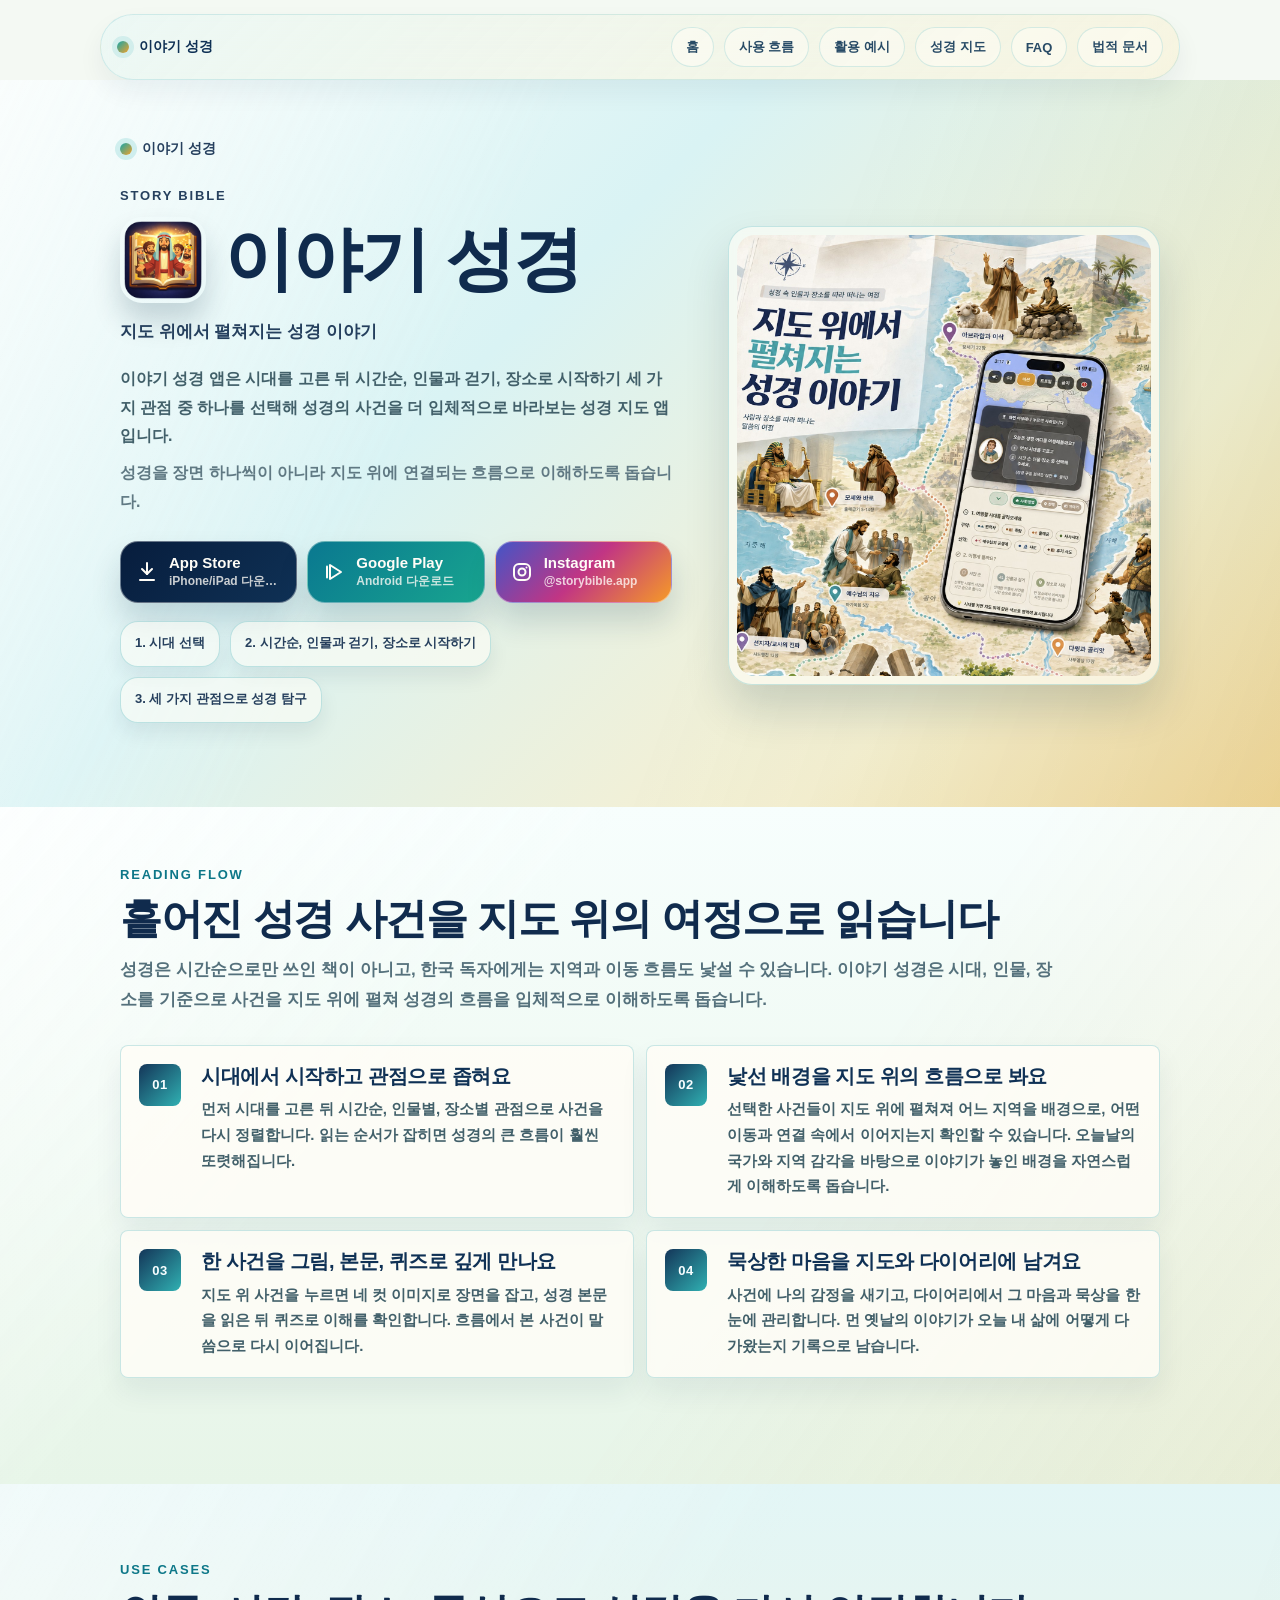
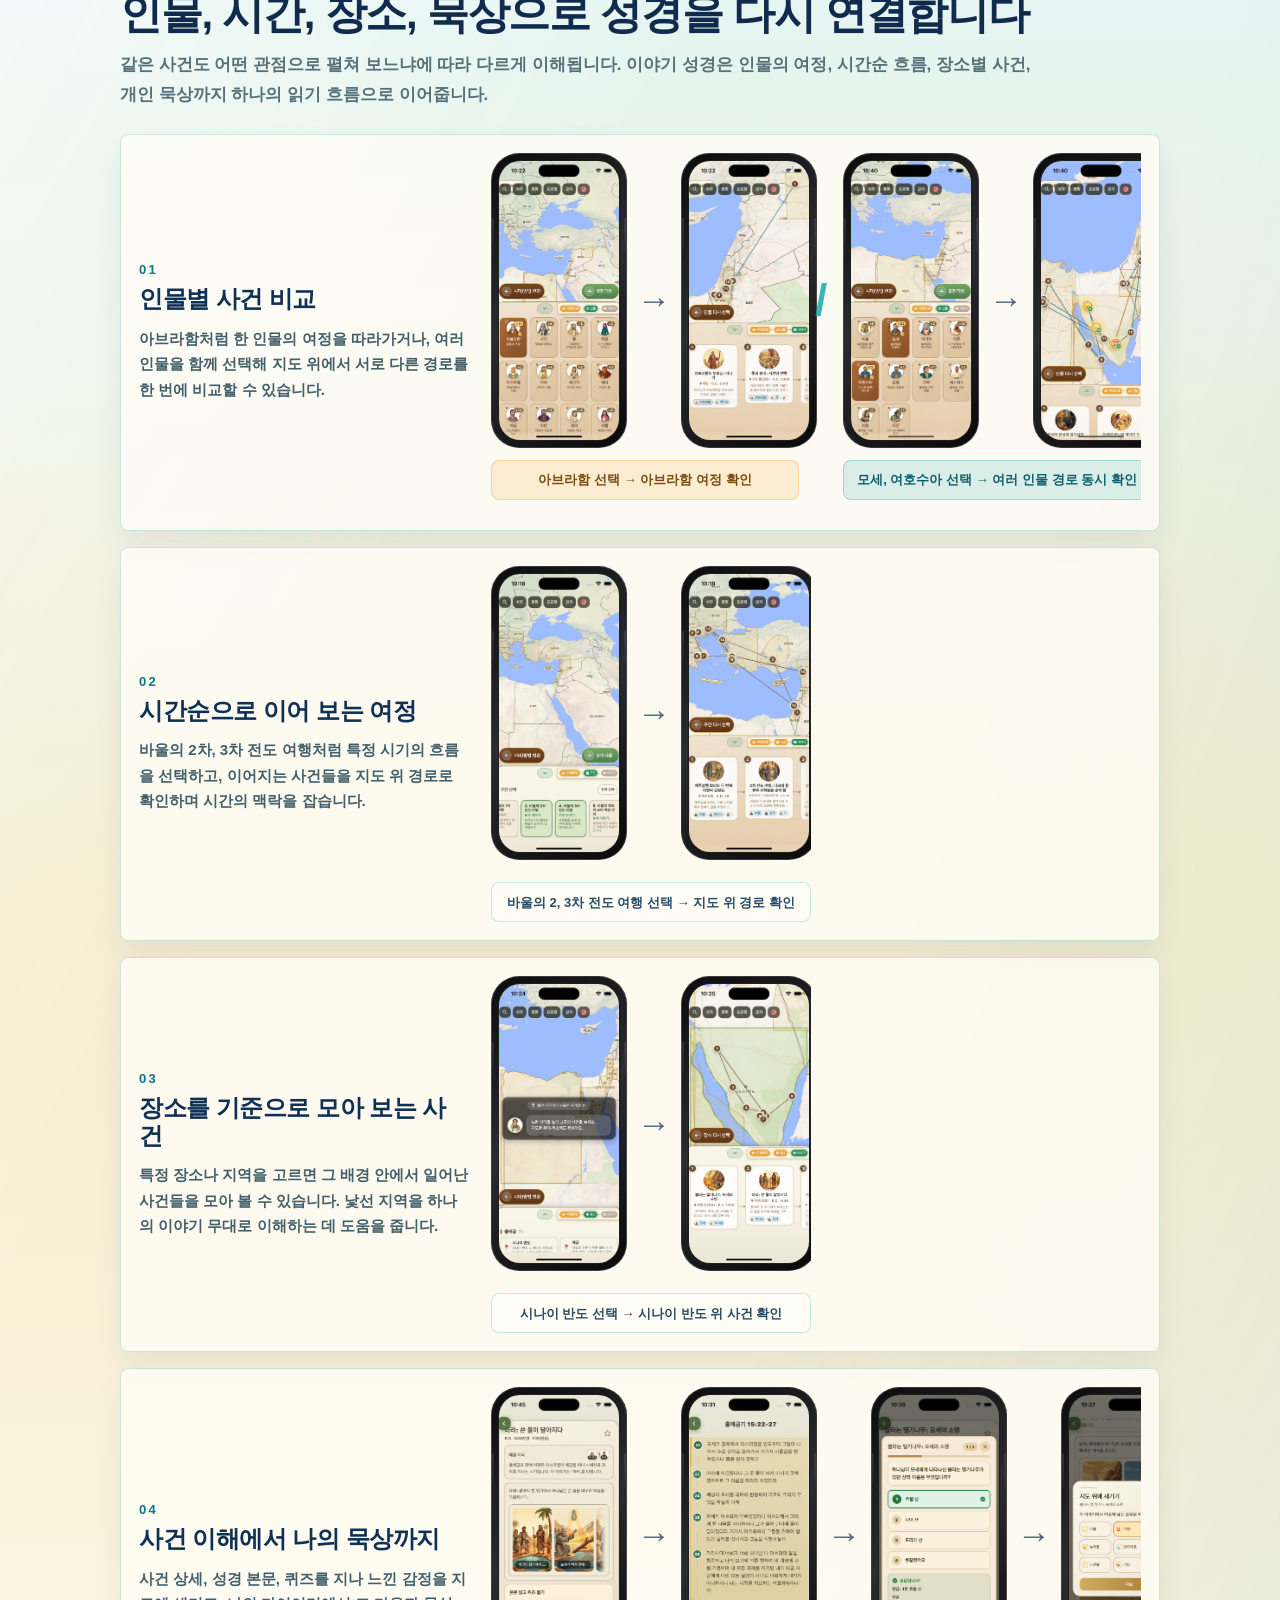
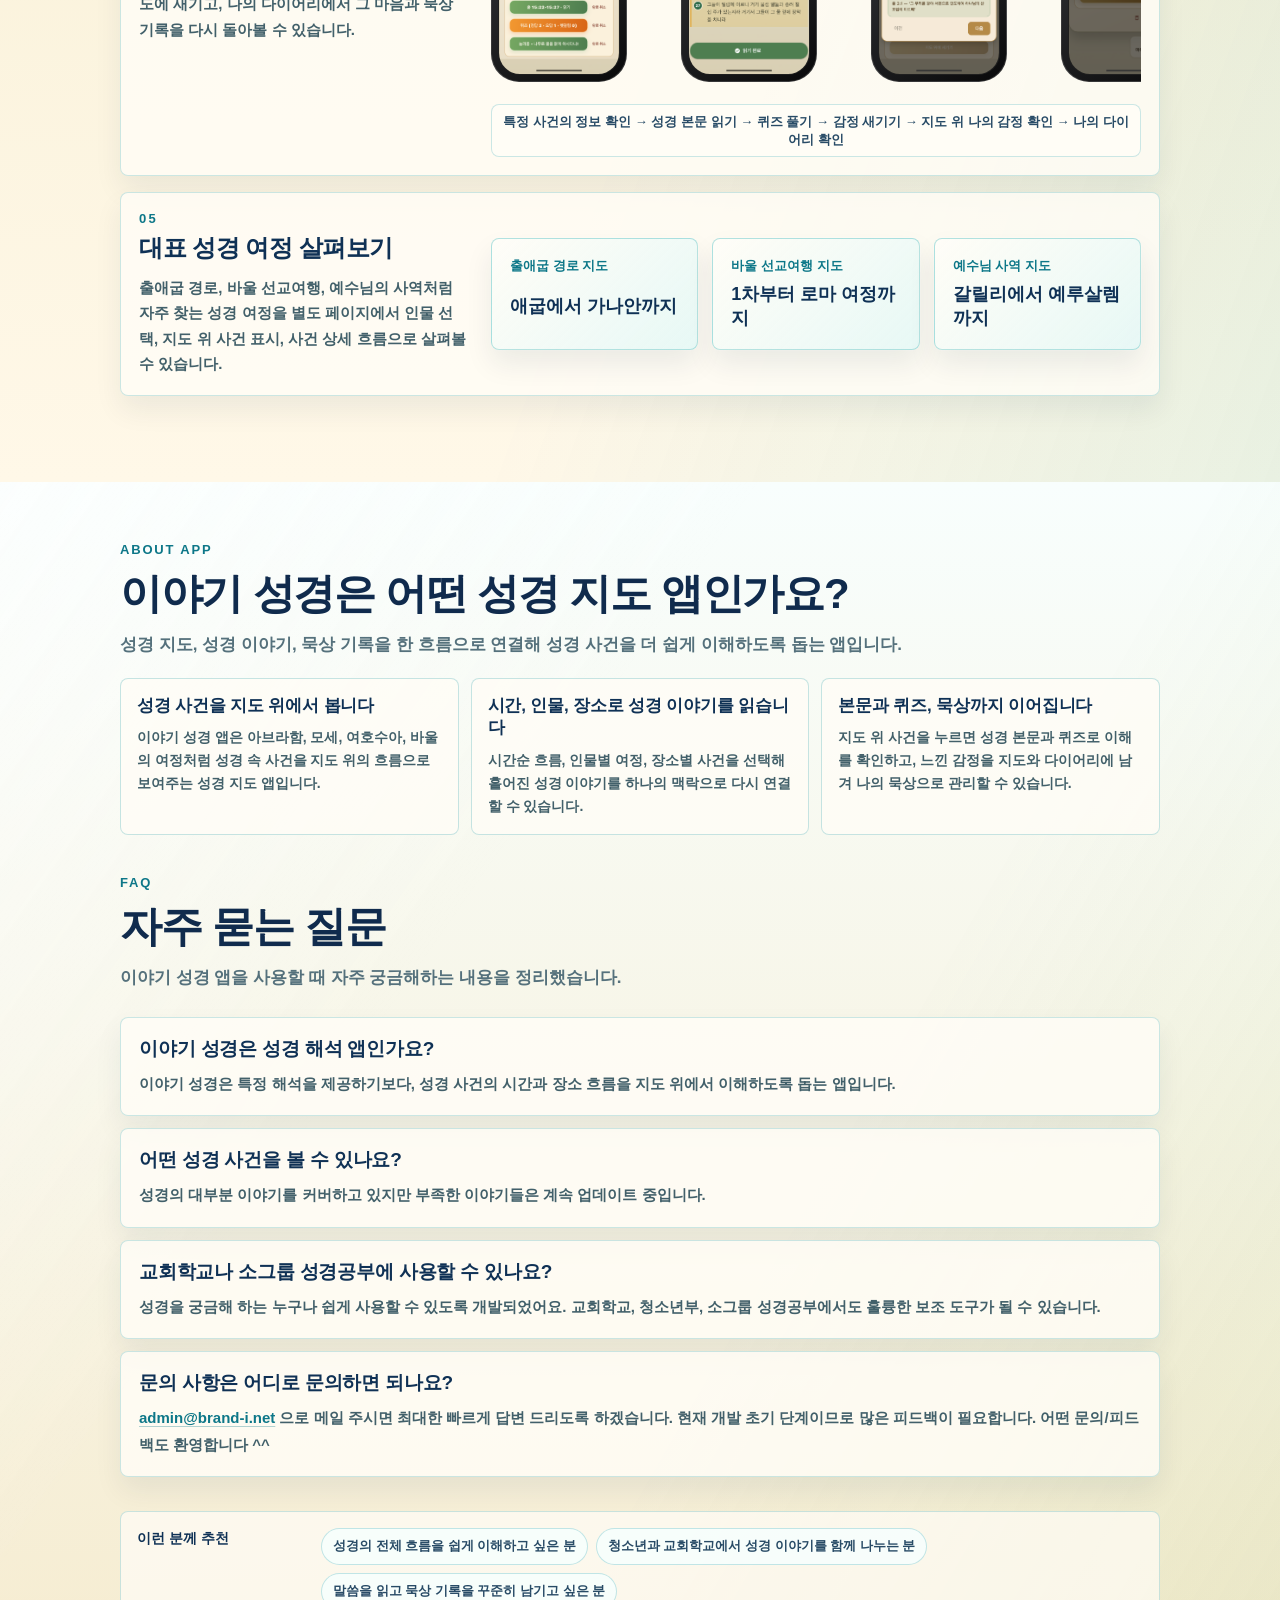
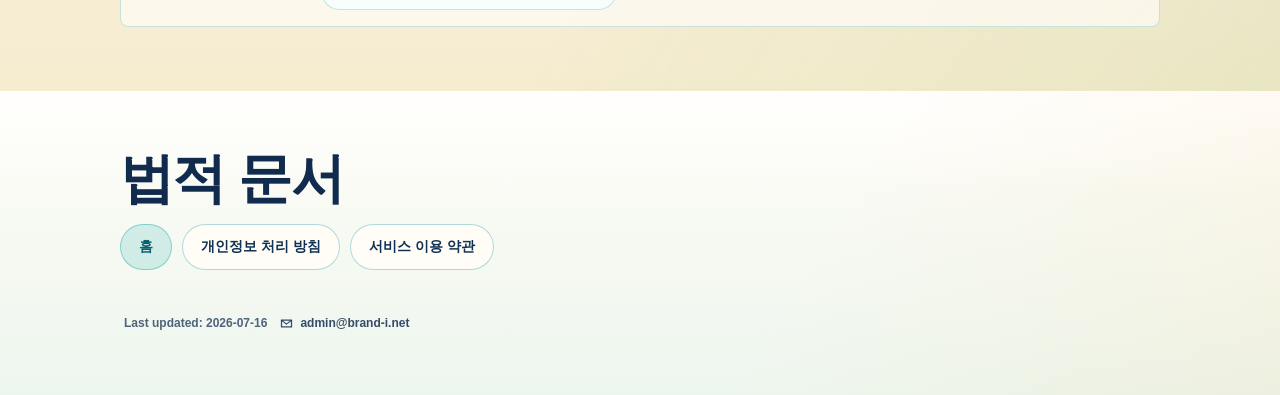
<file: index.html>
<!doctype html>
<html lang="ko">
  <head>
    <meta charset="utf-8" />
    <meta name="google-site-verification" content="6vQt-ulCkLAxdrUDoffF8EXTt1N2qZJQEj1ONTyvvmU" />
    <meta name="viewport" content="width=device-width, initial-scale=1" />
    <title>이야기 성경 - 성경 지도 앱 | 성경 사건을 지도와 이야기로 읽는 앱</title>
    <meta
      name="description"
      content="이야기 성경 앱은 성경 사건을 시대, 인물, 장소별로 지도 위에서 따라가며 읽는 성경 지도 앱입니다. 성경 이야기, 본문, 퀴즈, 묵상 다이어리를 함께 제공합니다."
    />
    <link rel="canonical" href="https://brand-i-admin.github.io/story-bible-pages/" />
    <link rel="icon" type="image/png" href="./assets/logo.png" />
    <link rel="apple-touch-icon" href="./assets/logo.png" />
    <meta name="robots" content="index,follow" />
    <meta name="theme-color" content="#0b6f78" />

    <meta property="og:type" content="website" />
    <meta property="og:locale" content="ko_KR" />
    <meta property="og:site_name" content="이야기 성경" />
    <meta property="og:title" content="이야기 성경 - 성경 지도 앱" />
    <meta
      property="og:description"
      content="성경 사건을 지도 위에서 시대, 인물, 장소의 흐름으로 따라가며 읽는 이야기 성경 앱입니다."
    />
    <meta property="og:url" content="https://brand-i-admin.github.io/story-bible-pages/" />
    <meta
      property="og:image"
      content="https://brand-i-admin.github.io/story-bible-pages/assets/story-bible-og-20260714.jpg?v=4bc1d70"
    />
    <meta
      property="og:image:secure_url"
      content="https://brand-i-admin.github.io/story-bible-pages/assets/story-bible-og-20260714.jpg?v=4bc1d70"
    />
    <meta property="og:image:type" content="image/jpeg" />
    <meta property="og:image:width" content="1200" />
    <meta property="og:image:height" content="630" />
    <meta property="og:image:alt" content="이야기 성경 앱 소개 이미지" />

    <meta name="twitter:card" content="summary_large_image" />
    <meta name="twitter:title" content="이야기 성경 - 성경 지도 앱" />
    <meta
      name="twitter:description"
      content="성경 사건을 지도 위에서 시대, 인물, 장소의 흐름으로 따라가며 읽는 이야기 성경 앱입니다."
    />
    <meta
      name="twitter:image"
      content="https://brand-i-admin.github.io/story-bible-pages/assets/story-bible-og-20260714.jpg?v=4bc1d70"
    />

    <script type="application/ld+json">
      {
        "@context": "https://schema.org",
        "@type": "SoftwareApplication",
        "name": "이야기 성경",
        "alternateName": "Story Bible",
        "applicationCategory": "EducationApplication",
        "applicationSubCategory": "Bible study app",
        "operatingSystem": "iOS, Android",
        "inLanguage": "ko-KR",
        "description": "이야기 성경 앱은 성경 사건을 시대, 인물, 장소별로 지도 위에서 따라가며 읽는 성경 지도 앱입니다. 성경 이야기, 본문, 퀴즈, 묵상 다이어리를 함께 제공합니다.",
        "keywords": "이야기 성경 앱, 성경 지도 앱, 성경 지도, 이야기 성경, 성경 이야기, 성경 묵상 앱, 성경 퀴즈 앱",
        "url": "https://brand-i-admin.github.io/story-bible-pages/",
        "downloadUrl": [
          "https://apps.apple.com/kr/app/6761421425",
          "https://play.google.com/store/apps/details?id=com.storybible.app"
        ],
        "publisher": {
          "@type": "Organization",
          "name": "Brand-i"
        },
        "offers": {
          "@type": "Offer",
          "price": "0",
          "priceCurrency": "KRW"
        },
        "sameAs": ["https://www.instagram.com/storybible.app/"]
      }
    </script>
    <link rel="stylesheet" href="./styles.css" />
  </head>
  <body>
    <main class="page">
      <header class="top-nav">
        <div class="top-nav-inner">
          <a class="top-nav-brand" href="#home">
            <span class="brand-mark"></span>
            <span>이야기 성경</span>
          </a>
          <nav class="top-nav-links" aria-label="페이지 섹션 이동">
            <a class="top-nav-link" href="#home">홈</a>
            <a class="top-nav-link" href="#flow">사용 흐름</a>
            <a class="top-nav-link" href="#examples">활용 예시</a>
            <a class="top-nav-link" href="#maps">성경 지도</a>
            <a class="top-nav-link" href="#faq">FAQ</a>
            <a class="top-nav-link" href="#legal">법적 문서</a>
          </nav>
        </div>
      </header>

      <section class="section-band band-hero" id="home">
        <div class="shell">
          <section class="promo-hero">
            <div class="brand">
              <span class="brand-mark"></span>
              <span>이야기 성경</span>
            </div>
            <div class="intro-grid">
              <div class="intro-copy">
                <p class="eyebrow">Story Bible</p>
                <div class="hero-title-lockup">
                  <img class="hero-logo" src="./assets/logo.png" alt="" />
                  <h1>이야기 성경</h1>
                </div>
                <p class="summary intro-summary">지도 위에서 펼쳐지는 성경 이야기</p>
                <p class="intro-detail">
                  이야기 성경 앱은 시대를 고른 뒤 시간순, 인물과 걷기, 장소로 시작하기 세 가지
                  관점 중 하나를 선택해 성경의 사건을 더 입체적으로 바라보는 성경 지도 앱입니다.
                </p>
                <p class="intro-detail intro-detail-soft">
                  성경을 장면 하나씩이 아니라 지도 위에 연결되는 흐름으로 이해하도록 돕습니다.
                </p>
                <div class="store-actions" aria-label="앱 다운로드 및 인스타그램 링크">
                  <a
                    class="store-button store-button-primary"
                    href="https://apps.apple.com/kr/app/6761421425"
                    target="_blank"
                    rel="noopener noreferrer"
                    aria-label="App Store에서 이야기 성경 다운로드"
                  >
                    <svg class="store-icon" viewBox="0 0 24 24" aria-hidden="true">
                      <path d="M12 3v11" />
                      <path d="m7 9 5 5 5-5" />
                      <path d="M5 20h14" />
                    </svg>
                    <span>
                      <strong>App Store</strong>
                      <small>iPhone/iPad 다운로드</small>
                    </span>
                  </a>
                  <a
                    class="store-button store-button-secondary"
                    href="https://play.google.com/store/apps/details?id=com.storybible.app"
                    target="_blank"
                    rel="noopener noreferrer"
                    aria-label="Google Play에서 이야기 성경 다운로드"
                  >
                    <svg class="store-icon" viewBox="0 0 24 24" aria-hidden="true">
                      <path d="M8 5v14l11-7z" />
                      <path d="M5 6.5v11" />
                    </svg>
                    <span>
                      <strong>Google Play</strong>
                      <small>Android 다운로드</small>
                    </span>
                  </a>
                  <a
                    class="store-button store-button-instagram"
                    href="https://www.instagram.com/storybible.app/"
                    target="_blank"
                    rel="noopener noreferrer"
                    aria-label="Instagram에서 이야기 성경 보기"
                  >
                    <svg class="store-icon" viewBox="0 0 24 24" aria-hidden="true">
                      <rect x="4" y="4" width="16" height="16" rx="5" />
                      <circle cx="12" cy="12" r="3.5" />
                      <path d="M16.5 7.5h.01" />
                    </svg>
                    <span>
                      <strong>Instagram</strong>
                      <small>@storybible.app</small>
                    </span>
                  </a>
                </div>
                <div class="meta-row">
                  <span class="meta-pill">1. 시대 선택</span>
                  <span class="meta-pill">2. 시간순, 인물과 걷기, 장소로 시작하기</span>
                  <span class="meta-pill">3. 세 가지 관점으로 성경 탐구</span>
                </div>
              </div>
              <figure class="intro-visual">
                <img
                  src="./assets/story-bible-main-theme.jpg"
                  alt="지도 위에서 펼쳐지는 이야기 성경 앱 메인 이미지"
                  width="1400"
                  height="1469"
                  fetchpriority="high"
                />
              </figure>
            </div>
          </section>
        </div>
      </section>

      <section class="section-band band-flow" id="flow">
        <div class="shell">
          <section class="story-flow" aria-labelledby="flow-title">
            <div class="section-header flow-header">
              <p class="eyebrow">Reading Flow</p>
              <h2 id="flow-title">흩어진 성경 사건을 지도 위의 여정으로 읽습니다</h2>
              <p class="section-summary">
                성경은 시간순으로만 쓰인 책이 아니고, 한국 독자에게는 지역과 이동 흐름도 낯설 수
                있습니다. 이야기 성경은 시대, 인물, 장소를 기준으로 사건을 지도 위에 펼쳐 성경의
                흐름을 입체적으로 이해하도록 돕습니다.
              </p>
            </div>

            <div class="flow-layout">
              <div class="flow-steps" aria-label="이야기 성경 사용 흐름">
                <article class="flow-step">
                  <span class="flow-step-index">01</span>
                  <div>
                    <h3>시대에서 시작하고 관점으로 좁혀요</h3>
                    <p>
                      먼저 시대를 고른 뒤 시간순, 인물별, 장소별 관점으로 사건을 다시 정렬합니다.
                      읽는 순서가 잡히면 성경의 큰 흐름이 훨씬 또렷해집니다.
                    </p>
                  </div>
                </article>

                <article class="flow-step">
                  <span class="flow-step-index">02</span>
                  <div>
                    <h3>낯선 배경을 지도 위의 흐름으로 봐요</h3>
                    <p>
                      선택한 사건들이 지도 위에 펼쳐져 어느 지역을 배경으로, 어떤 이동과 연결 속에서
                      이어지는지 확인할 수 있습니다. 오늘날의 국가와 지역 감각을 바탕으로 이야기가
                      놓인 배경을 자연스럽게 이해하도록 돕습니다.
                    </p>
                  </div>
                </article>

                <article class="flow-step">
                  <span class="flow-step-index">03</span>
                  <div>
                    <h3>한 사건을 그림, 본문, 퀴즈로 깊게 만나요</h3>
                    <p>
                      지도 위 사건을 누르면 네 컷 이미지로 장면을 잡고, 성경 본문을 읽은 뒤 퀴즈로
                      이해를 확인합니다. 흐름에서 본 사건이 말씀으로 다시 이어집니다.
                    </p>
                  </div>
                </article>

                <article class="flow-step">
                  <span class="flow-step-index">04</span>
                  <div>
                    <h3>묵상한 마음을 지도와 다이어리에 남겨요</h3>
                    <p>
                      사건에 나의 감정을 새기고, 다이어리에서 그 마음과 묵상을 한눈에 관리합니다.
                      먼 옛날의 이야기가 오늘 내 삶에 어떻게 다가왔는지 기록으로 남습니다.
                    </p>
                  </div>
                </article>
              </div>

            </div>
          </section>
        </div>
      </section>

      <section class="section-band band-examples" id="examples">
        <div class="shell">
          <section class="flow-examples" aria-labelledby="examples-title">
              <div class="section-header examples-header">
                <p class="eyebrow">Use Cases</p>
                <h2 id="examples-title">인물, 시간, 장소, 묵상으로 성경을 다시 연결합니다</h2>
                <p class="section-summary">
                  같은 사건도 어떤 관점으로 펼쳐 보느냐에 따라 다르게 이해됩니다. 이야기 성경은
                  인물의 여정, 시간순 흐름, 장소별 사건, 개인 묵상까지 하나의 읽기 흐름으로 이어줍니다.
                </p>
              </div>

              <article class="example-block">
                <div class="example-copy">
                  <p class="feature-index">01</p>
                  <h3>인물별 사건 비교</h3>
                  <p>
                    아브라함처럼 한 인물의 여정을 따라가거나, 여러 인물을 함께 선택해 지도 위에서
                    서로 다른 경로를 한 번에 비교할 수 있습니다.
                  </p>
                </div>
                <div class="example-shots example-shots-four example-shots-paired">
                  <div class="example-pair">
                    <div class="example-pair-row">
                      <figure class="example-shot">
                        <div class="device-frame">
                          <img src="./assets/1_abraham_selected.png" alt="아브라함 인물을 선택하는 화면" loading="lazy" />
                        </div>
                      </figure>
                      <span class="example-connector" aria-hidden="true">→</span>
                      <figure class="example-shot">
                        <div class="device-frame">
                          <img src="./assets/1_abraham_path.png" alt="아브라함의 여정이 지도 위에 표시된 화면" loading="lazy" />
                        </div>
                      </figure>
                    </div>
                    <p class="example-flow-label example-flow-label-primary">아브라함 선택 → 아브라함 여정 확인</p>
                  </div>
                  <span class="example-connector example-separator example-pair-separator" aria-hidden="true">/</span>
                  <div class="example-pair">
                    <div class="example-pair-row">
                      <figure class="example-shot">
                        <div class="device-frame">
                          <img src="./assets/1_multi_people_selected.png" alt="여러 인물을 함께 선택하는 화면" loading="lazy" />
                        </div>
                      </figure>
                      <span class="example-connector" aria-hidden="true">→</span>
                      <figure class="example-shot">
                        <div class="device-frame">
                          <img src="./assets/1_multi_people_path_on_map.png" alt="여러 인물의 경로가 지도 위에 함께 펼쳐진 화면" loading="lazy" />
                        </div>
                      </figure>
                    </div>
                    <p class="example-flow-label example-flow-label-secondary">모세, 여호수아 선택 → 여러 인물 경로 동시 확인</p>
                  </div>
                </div>
              </article>

              <article class="example-block">
                <div class="example-copy">
                  <p class="feature-index">02</p>
                  <h3>시간순으로 이어 보는 여정</h3>
                  <p>
                    바울의 2차, 3차 전도 여행처럼 특정 시기의 흐름을 선택하고, 이어지는 사건들을
                    지도 위 경로로 확인하며 시간의 맥락을 잡습니다.
                  </p>
                </div>
                <div class="example-shots example-shots-two example-shots-stacked">
                  <div class="example-pair-row">
                    <figure class="example-shot">
                      <div class="device-frame">
                        <img src="./assets/2_paul_second_third_missionary_journey_menus.png" alt="바울의 2차와 3차 전도 여행을 선택한 메뉴 화면" loading="lazy" />
                      </div>
                    </figure>
                    <span class="example-connector" aria-hidden="true">→</span>
                    <figure class="example-shot">
                      <div class="device-frame">
                        <img src="./assets/2_paul_second_third_missionary_journey_on_map.png" alt="바울의 2차와 3차 전도 여행이 지도 위에 표시된 화면" loading="lazy" />
                      </div>
                    </figure>
                  </div>
                  <p class="example-flow-label">바울의 2, 3차 전도 여행 선택 → 지도 위 경로 확인</p>
                </div>
              </article>

              <article class="example-block">
                <div class="example-copy">
                  <p class="feature-index">03</p>
                  <h3>장소를 기준으로 모아 보는 사건</h3>
                  <p>
                    특정 장소나 지역을 고르면 그 배경 안에서 일어난 사건들을 모아 볼 수 있습니다.
                    낯선 지역을 하나의 이야기 무대로 이해하는 데 도움을 줍니다.
                  </p>
                </div>
                <div class="example-shots example-shots-two example-shots-stacked">
                  <div class="example-pair-row">
                    <figure class="example-shot">
                      <div class="device-frame">
                        <img src="./assets/3_location.png" alt="장소를 선택할 수 있는 화면" loading="lazy" />
                      </div>
                    </figure>
                    <span class="example-connector" aria-hidden="true">→</span>
                    <figure class="example-shot">
                      <div class="device-frame">
                        <img src="./assets/3_selected_location_on_map.png" alt="선택한 장소 안의 사건들이 지도 위에 표시된 화면" loading="lazy" />
                      </div>
                    </figure>
                  </div>
                  <p class="example-flow-label">시나이 반도 선택 → 시나이 반도 위 사건 확인</p>
                </div>
              </article>

              <article class="example-block example-block-wide">
                <div class="example-copy">
                  <p class="feature-index">04</p>
                  <h3>사건 이해에서 나의 묵상까지</h3>
                  <p>
                    사건 상세, 성경 본문, 퀴즈를 지나 느낀 감정을 지도에 새기고, 나의 다이어리에서
                    그 마음과 묵상 기록을 다시 돌아볼 수 있습니다.
                  </p>
                </div>
                <div class="example-shots example-shots-six example-shots-stacked">
                  <div class="example-pair-row">
                    <figure class="example-shot">
                      <div class="device-frame">
                        <img src="./assets/4_0_event_deatils.png" alt="사건 상세보기 화면" loading="lazy" />
                      </div>
                    </figure>
                    <span class="example-connector" aria-hidden="true">→</span>
                    <figure class="example-shot">
                      <div class="device-frame">
                        <img src="./assets/4_1_bible_verse.png" alt="사건의 성경 구절을 표시하는 화면" loading="lazy" />
                      </div>
                    </figure>
                    <span class="example-connector" aria-hidden="true">→</span>
                    <figure class="example-shot">
                      <div class="device-frame">
                        <img src="./assets/4_2_quizz.png" alt="사건 본문에 대한 퀴즈 화면" loading="lazy" />
                      </div>
                    </figure>
                    <span class="example-connector" aria-hidden="true">→</span>
                    <figure class="example-shot">
                      <div class="device-frame">
                        <img src="./assets/4_3_emotion_selected.png" alt="본문과 퀴즈를 읽고 느낀 감정을 선택하는 화면" loading="lazy" />
                      </div>
                    </figure>
                    <span class="example-connector" aria-hidden="true">→</span>
                    <figure class="example-shot">
                      <div class="device-frame">
                        <img src="./assets/4_4_emotion_on_map.png" alt="선택한 감정이 지도 위 사건에 새겨진 화면" loading="lazy" />
                      </div>
                    </figure>
                    <span class="example-connector" aria-hidden="true">→</span>
                    <figure class="example-shot">
                      <div class="device-frame">
                        <img src="./assets/4_5_diary.png" alt="사건에 새긴 감정들을 다이어리에서 확인하는 화면" loading="lazy" />
                      </div>
                    </figure>
                  </div>
                  <p class="example-flow-label">
                    특정 사건의 정보 확인 → 성경 본문 읽기 → 퀴즈 풀기 → 감정 새기기 → 지도 위 나의
                    감정 확인 → 나의 다이어리 확인
                  </p>
                </div>
              </article>

              <article class="example-block example-block-wide" id="maps">
                <div class="example-copy">
                  <p class="feature-index">05</p>
                  <h3>대표 성경 여정 살펴보기</h3>
                  <p>
                    출애굽 경로, 바울 선교여행, 예수님의 사역처럼 자주 찾는 성경 여정을 별도
                    페이지에서 인물 선택, 지도 위 사건 표시, 사건 상세 흐름으로 살펴볼 수 있습니다.
                  </p>
                </div>
                <div class="map-link-grid map-example-actions" aria-label="대표 성경 여정 페이지 이동">
                  <a class="map-link-card" href="./exodus-route-map/index.html">
                    <span>출애굽 경로 지도</span>
                    <strong>애굽에서 가나안까지</strong>
                  </a>
                  <a class="map-link-card" href="./paul-missionary-journey-map/index.html">
                    <span>바울 선교여행 지도</span>
                    <strong>1차부터 로마 여정까지</strong>
                  </a>
                  <a class="map-link-card" href="./jesus-ministry-map/index.html">
                    <span>예수님 사역 지도</span>
                    <strong>갈릴리에서 예루살렘까지</strong>
                  </a>
                </div>
              </article>
            </section>

        </div>
      </section>

      <section class="section-band band-faq" id="faq">
        <div class="shell">
          <section class="seo-faq" aria-labelledby="seo-faq-title">
            <div class="section-header seo-faq-header">
              <p class="eyebrow">About App</p>
              <h2 id="seo-faq-title">이야기 성경은 어떤 성경 지도 앱인가요?</h2>
              <p class="section-summary">
                성경 지도, 성경 이야기, 묵상 기록을 한 흐름으로 연결해 성경 사건을 더 쉽게
                이해하도록 돕는 앱입니다.
              </p>
            </div>
            <div class="seo-faq-grid">
              <article class="seo-faq-card">
                <h3>성경 사건을 지도 위에서 봅니다</h3>
                <p>
                  이야기 성경 앱은 아브라함, 모세, 여호수아, 바울의 여정처럼 성경 속 사건을
                  지도 위의 흐름으로 보여주는 성경 지도 앱입니다.
                </p>
              </article>
              <article class="seo-faq-card">
                <h3>시간, 인물, 장소로 성경 이야기를 읽습니다</h3>
                <p>
                  시간순 흐름, 인물별 여정, 장소별 사건을 선택해 흩어진 성경 이야기를 하나의
                  맥락으로 다시 연결할 수 있습니다.
                </p>
              </article>
              <article class="seo-faq-card">
                <h3>본문과 퀴즈, 묵상까지 이어집니다</h3>
                <p>
                  지도 위 사건을 누르면 성경 본문과 퀴즈로 이해를 확인하고, 느낀 감정을 지도와
                  다이어리에 남겨 나의 묵상으로 관리할 수 있습니다.
                </p>
              </article>
            </div>
          </section>
          <section class="home-faq" aria-labelledby="home-faq-title">
            <div class="section-header">
              <p class="eyebrow">FAQ</p>
              <h2 id="home-faq-title">자주 묻는 질문</h2>
              <p class="section-summary">
                이야기 성경 앱을 사용할 때 자주 궁금해하는 내용을 정리했습니다.
              </p>
            </div>
            <div class="home-faq-list">
              <article class="home-faq-item">
                <h3>이야기 성경은 성경 해석 앱인가요?</h3>
                <p>
                  이야기 성경은 특정 해석을 제공하기보다, 성경 사건의 시간과 장소 흐름을 지도
                  위에서 이해하도록 돕는 앱입니다.
                </p>
              </article>
              <article class="home-faq-item">
                <h3>어떤 성경 사건을 볼 수 있나요?</h3>
                <p>
                  성경의 대부분 이야기를 커버하고 있지만 부족한 이야기들은 계속 업데이트 중입니다.
                </p>
              </article>
              <article class="home-faq-item">
                <h3>교회학교나 소그룹 성경공부에 사용할 수 있나요?</h3>
                <p>
                  성경을 궁금해 하는 누구나 쉽게 사용할 수 있도록 개발되었어요. 교회학교,
                  청소년부, 소그룹 성경공부에서도 훌륭한 보조 도구가 될 수 있습니다.
                </p>
              </article>
              <article class="home-faq-item">
                <h3>문의 사항은 어디로 문의하면 되나요?</h3>
                <p>
                  <a href="mailto:admin@brand-i.net">admin@brand-i.net</a> 으로 메일 주시면 최대한
                  빠르게 답변 드리도록 하겠습니다. 현재 개발 초기 단계이므로 많은 피드백이
                  필요합니다. 어떤 문의/피드백도 환영합니다 ^^
                </p>
              </article>
            </div>
          </section>
          <div class="flow-audience" aria-label="이런 분께 추천">
            <p class="flow-audience-label">이런 분께 추천</p>
            <div class="flow-audience-list">
              <span>성경의 전체 흐름을 쉽게 이해하고 싶은 분</span>
              <span>청소년과 교회학교에서 성경 이야기를 함께 나누는 분</span>
              <span>말씀을 읽고 묵상 기록을 꾸준히 남기고 싶은 분</span>
            </div>
          </div>
        </div>
      </section>

      <section class="section-band band-legal" id="legal">
        <div class="shell">
          <section class="hero legal-links-only" aria-label="법적 문서와 지원 안내">
            <h1>법적 문서</h1>
            <div class="link-row">
              <span class="button-link is-current" aria-current="page">홈</span>
              <a class="button-link" href="./privacy-policy.html">개인정보 처리 방침</a>
              <a class="button-link" href="./terms-of-service.html">서비스 이용 약관</a>
            </div>
          </section>

          <p class="footer">
            <span>Last updated: 2026-07-16</span>
            <a class="footer-contact" href="mailto:admin@brand-i.net">
              <svg class="footer-icon" viewBox="0 0 24 24" aria-hidden="true">
                <path d="M4 6.5h16v11H4z" />
                <path d="m4.5 7 7.5 6 7.5-6" />
              </svg>
              <span>admin@brand-i.net</span>
            </a>
          </p>
        </div>
      </section>
    </main>
  </body>
</html>
</file>
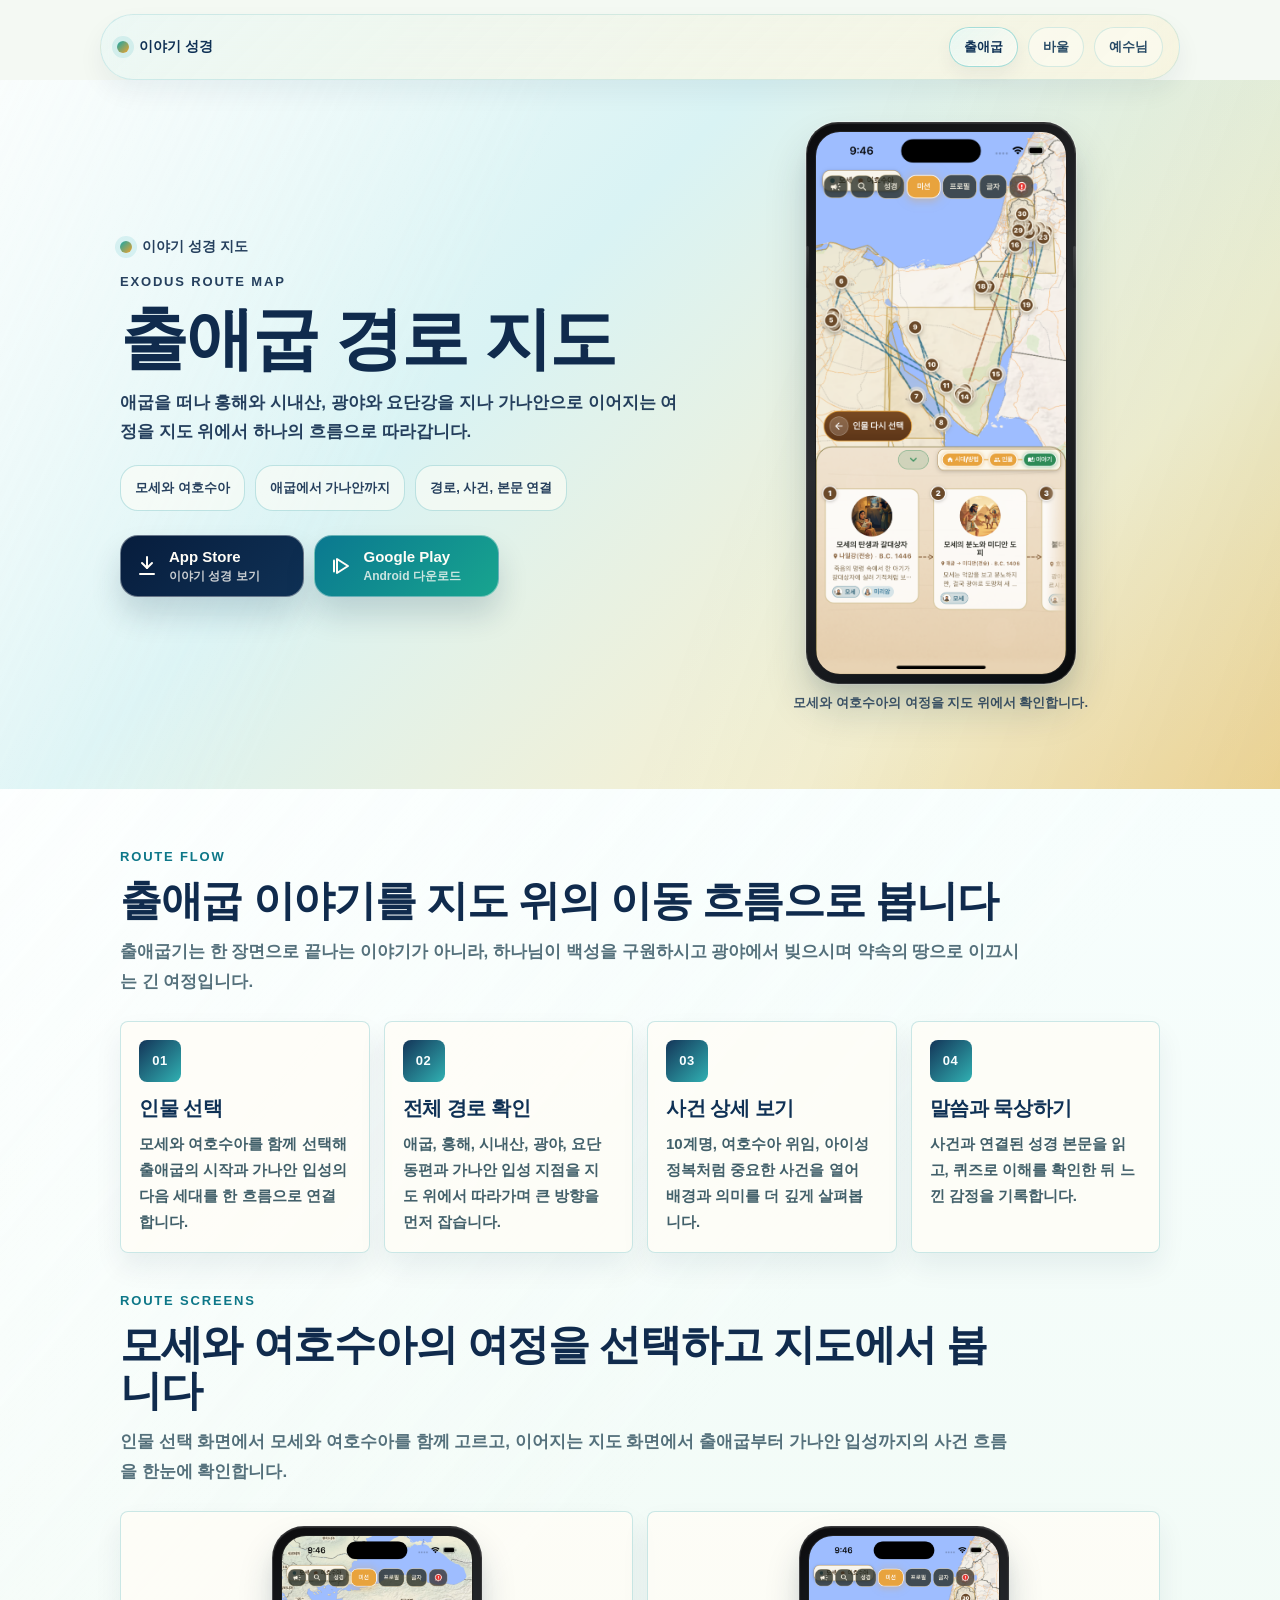
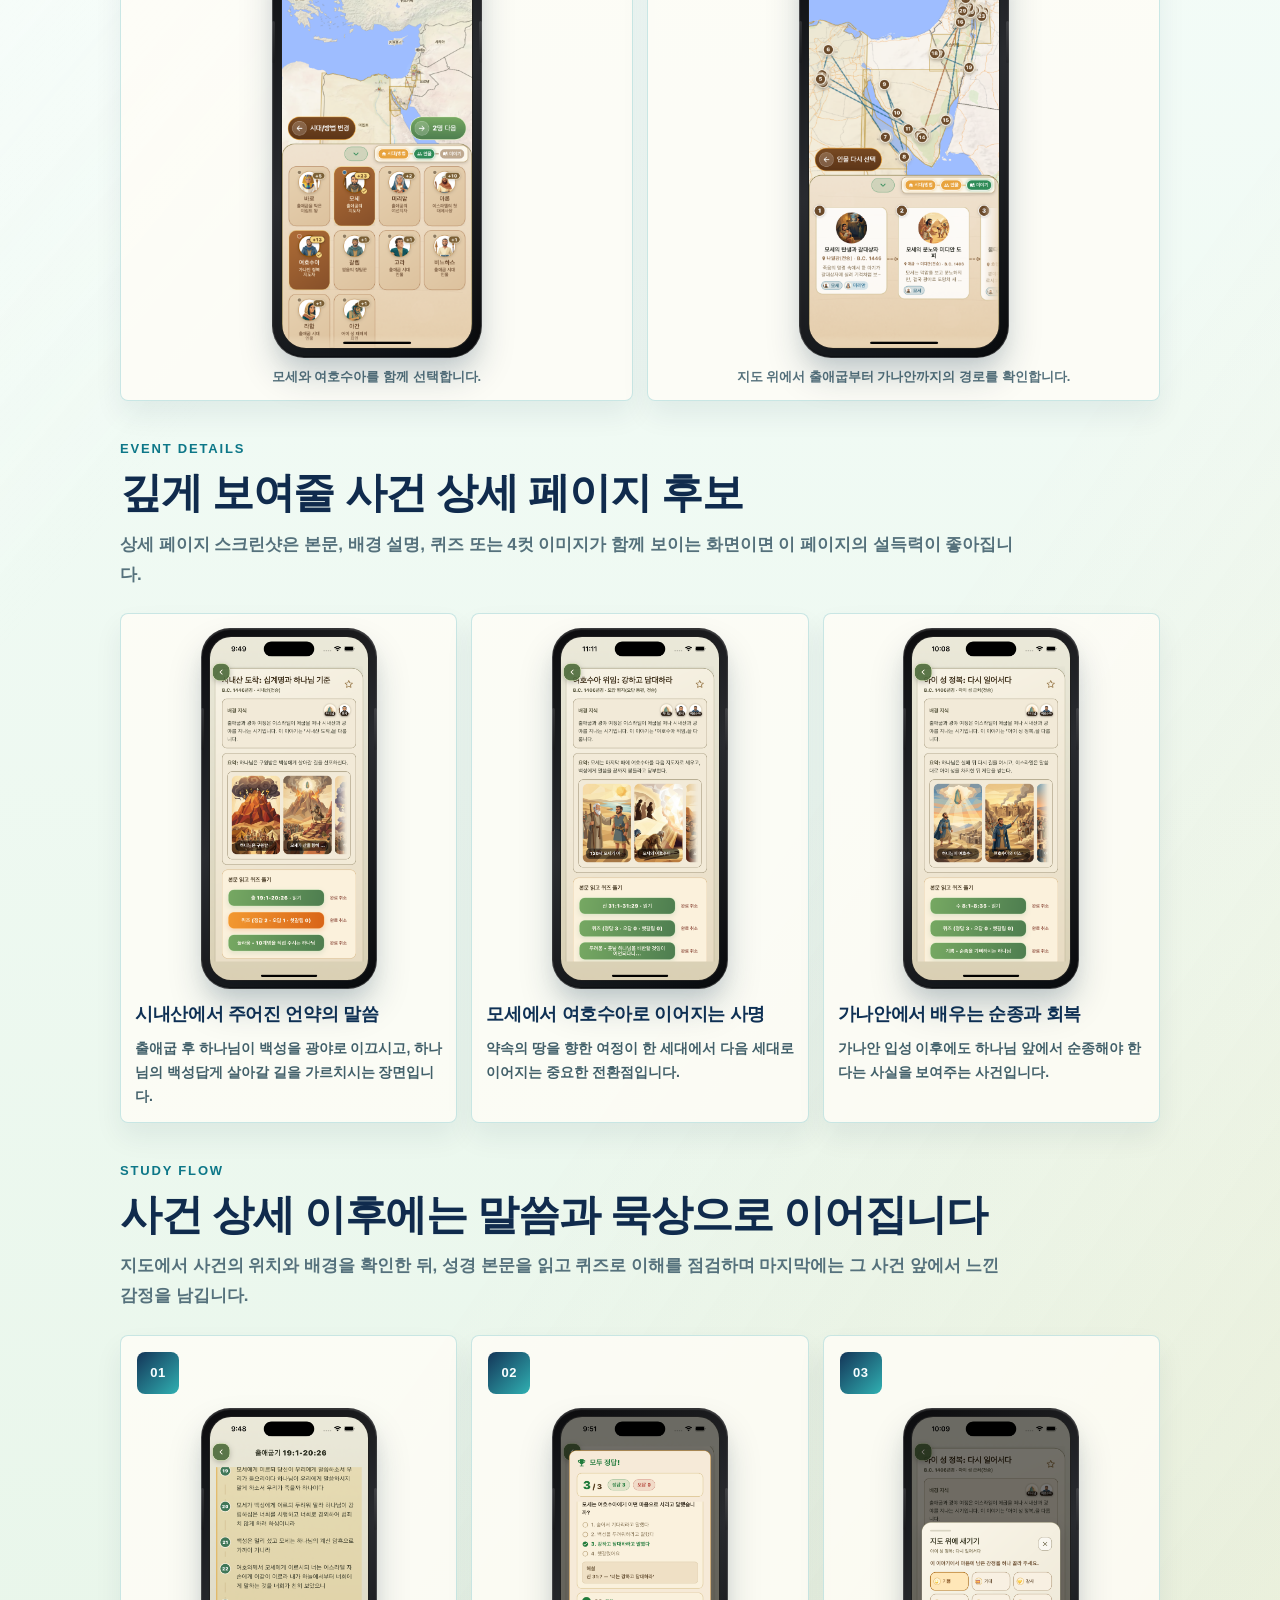
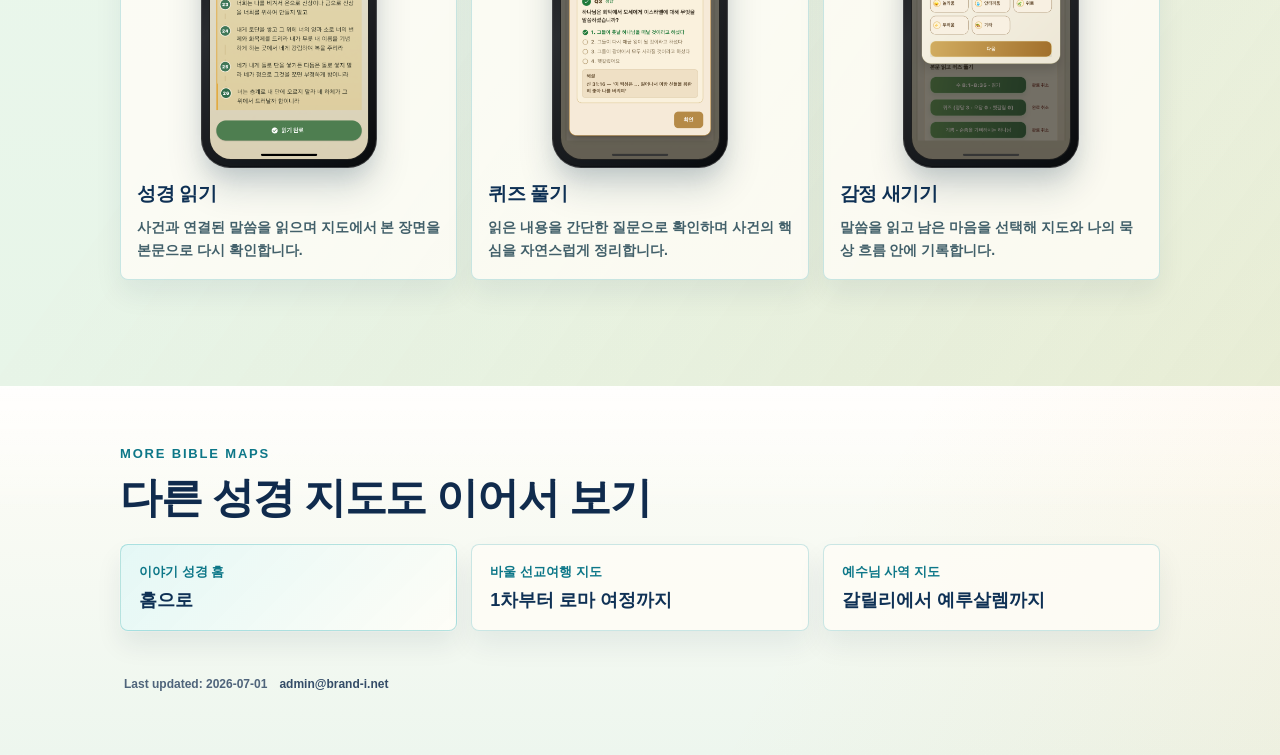
<file: exodus-route-map/index.html>
<!doctype html>
<html lang="ko">
  <head>
    <meta charset="utf-8" />
    <meta name="viewport" content="width=device-width, initial-scale=1" />
    <title>출애굽 경로 지도 - 애굽에서 가나안까지의 여정 | 이야기 성경</title>
    <meta
      name="description"
      content="출애굽 경로를 지도 위에서 따라가며 애굽, 홍해, 시내산, 광야, 요단강, 가나안 입성까지 이어지는 성경의 흐름을 살펴봅니다."
    />
    <link rel="canonical" href="https://brand-i-admin.github.io/story-bible-pages/exodus-route-map/" />
    <link rel="icon" type="image/png" href="../assets/logo.png" />
    <link rel="apple-touch-icon" href="../assets/logo.png" />
    <meta name="robots" content="index,follow" />
    <meta name="theme-color" content="#6d451f" />

    <meta property="og:type" content="article" />
    <meta property="og:locale" content="ko_KR" />
    <meta property="og:site_name" content="이야기 성경" />
    <meta property="og:title" content="출애굽 경로 지도 - 애굽에서 가나안까지의 여정" />
    <meta
      property="og:description"
      content="모세와 여호수아의 여정을 따라 출애굽부터 가나안 입성까지의 사건을 지도 흐름으로 이해합니다."
    />
    <meta property="og:url" content="https://brand-i-admin.github.io/story-bible-pages/exodus-route-map/" />
    <meta property="og:image" content="https://brand-i-admin.github.io/story-bible-pages/assets/og-image.png" />
    <meta property="og:image:alt" content="이야기 성경 앱 성경 지도 소개 이미지" />

    <script type="application/ld+json">
      {
        "@context": "https://schema.org",
        "@type": "Article",
        "headline": "출애굽 경로 지도 - 애굽에서 가나안까지의 여정",
        "description": "출애굽 경로를 지도 위에서 따라가며 애굽, 홍해, 시내산, 광야, 요단강, 가나안 입성까지 이어지는 성경의 흐름을 살펴봅니다.",
        "inLanguage": "ko-KR",
        "mainEntityOfPage": "https://brand-i-admin.github.io/story-bible-pages/exodus-route-map/",
        "author": {
          "@type": "Organization",
          "name": "Brand-i"
        },
        "publisher": {
          "@type": "Organization",
          "name": "Brand-i"
        },
        "about": ["출애굽", "모세", "여호수아", "성경 지도", "가나안 입성"]
      }
    </script>
    <link rel="stylesheet" href="../styles.css" />
  </head>
  <body>
    <main class="page map-page">
      <header class="top-nav">
        <div class="top-nav-inner">
          <a class="top-nav-brand" href="../index.html">
            <span class="brand-mark"></span>
            <span>이야기 성경</span>
          </a>
          <nav class="top-nav-links" aria-label="성경 지도 페이지 이동">
            <a class="top-nav-link is-current-map" href="../exodus-route-map/index.html" aria-current="page">출애굽</a>
            <a class="top-nav-link" href="../paul-missionary-journey-map/index.html">바울</a>
            <a class="top-nav-link" href="../jesus-ministry-map/index.html">예수님</a>
          </nav>
        </div>
      </header>

      <section class="section-band band-hero">
        <div class="shell">
          <section class="map-hero" aria-labelledby="page-title">
            <div class="map-hero-copy">
              <div class="brand">
                <span class="brand-mark"></span>
                <span>이야기 성경 지도</span>
              </div>
              <p class="eyebrow">Exodus Route Map</p>
              <h1 id="page-title">출애굽 경로 지도</h1>
              <p class="summary">
                애굽을 떠나 홍해와 시내산, 광야와 요단강을 지나 가나안으로 이어지는 여정을
                지도 위에서 하나의 흐름으로 따라갑니다.
              </p>
              <div class="meta-row">
                <span class="meta-pill">모세와 여호수아</span>
                <span class="meta-pill">애굽에서 가나안까지</span>
                <span class="meta-pill">경로, 사건, 본문 연결</span>
              </div>
              <div class="store-actions">
                <a
                  class="store-button store-button-primary"
                  href="https://apps.apple.com/kr/app/6761421425"
                  target="_blank"
                  rel="noopener noreferrer"
                >
                  <svg class="store-icon" viewBox="0 0 24 24" aria-hidden="true">
                    <path d="M12 3v11" />
                    <path d="m7 9 5 5 5-5" />
                    <path d="M5 20h14" />
                  </svg>
                  <span>
                    <strong>App Store</strong>
                    <small>이야기 성경 보기</small>
                  </span>
                </a>
                <a
                  class="store-button store-button-secondary"
                  href="https://play.google.com/store/apps/details?id=com.storybible.app"
                  target="_blank"
                  rel="noopener noreferrer"
                  aria-label="Google Play에서 이야기 성경 다운로드"
                >
                  <svg class="store-icon" viewBox="0 0 24 24" aria-hidden="true">
                    <path d="M8 5v14l11-7z" />
                    <path d="M5 6.5v11" />
                  </svg>
                  <span>
                    <strong>Google Play</strong>
                    <small>Android 다운로드</small>
                  </span>
                </a>
              </div>
            </div>
            <div class="map-hero-panel">
              <figure class="screenshot-figure screenshot-figure-hero">
                <div class="map-phone-frame">
                  <img
                    src="../assets/moses_and_joshua_path.png"
                    alt="모세와 여호수아의 출애굽부터 가나안까지의 경로가 지도 위에 표시된 화면"
                  />
                </div>
                <figcaption>모세와 여호수아의 여정을 지도 위에서 확인합니다.</figcaption>
              </figure>
            </div>
          </section>
        </div>
      </section>

      <section class="section-band band-flow">
        <div class="shell">
          <section class="map-section" aria-labelledby="flow-title">
            <div class="section-header">
              <p class="eyebrow">Route Flow</p>
              <h2 id="flow-title">출애굽 이야기를 지도 위의 이동 흐름으로 봅니다</h2>
              <p class="section-summary">
                출애굽기는 한 장면으로 끝나는 이야기가 아니라, 하나님이 백성을 구원하시고
                광야에서 빚으시며 약속의 땅으로 이끄시는 긴 여정입니다.
              </p>
            </div>

            <div class="map-step-grid">
              <article class="map-step">
                <span class="flow-step-index">01</span>
                <h3>인물 선택</h3>
                <p>
                  모세와 여호수아를 함께 선택해 출애굽의 시작과 가나안 입성의 다음 세대를
                  한 흐름으로 연결합니다.
                </p>
              </article>
              <article class="map-step">
                <span class="flow-step-index">02</span>
                <h3>전체 경로 확인</h3>
                <p>
                  애굽, 홍해, 시내산, 광야, 요단 동편과 가나안 입성 지점을 지도 위에서
                  따라가며 큰 방향을 먼저 잡습니다.
                </p>
              </article>
              <article class="map-step">
                <span class="flow-step-index">03</span>
                <h3>사건 상세 보기</h3>
                <p>
                  10계명, 여호수아 위임, 아이성 정복처럼 중요한 사건을 열어 배경과 의미를
                  더 깊게 살펴봅니다.
                </p>
              </article>
              <article class="map-step">
                <span class="flow-step-index">04</span>
                <h3>말씀과 묵상하기</h3>
                <p>
                  사건과 연결된 성경 본문을 읽고, 퀴즈로 이해를 확인한 뒤 느낀 감정을 기록합니다.
                </p>
              </article>
            </div>
          </section>

          <section class="map-section" aria-labelledby="screenshots-title">
            <div class="section-header">
              <p class="eyebrow">Route Screens</p>
              <h2 id="screenshots-title">모세와 여호수아의 여정을 선택하고 지도에서 봅니다</h2>
              <p class="section-summary">
                인물 선택 화면에서 모세와 여호수아를 함께 고르고, 이어지는 지도 화면에서
                출애굽부터 가나안 입성까지의 사건 흐름을 한눈에 확인합니다.
              </p>
            </div>
            <div class="screenshot-grid">
              <article class="screenshot-card">
                <figure class="screenshot-figure">
                  <div class="map-phone-frame">
                    <img
                      src="../assets/moses_and_joshua_selected.png"
                      alt="이야기 성경 앱에서 모세와 여호수아를 함께 선택한 화면"
                      loading="lazy"
                    />
                  </div>
                  <figcaption>모세와 여호수아를 함께 선택합니다.</figcaption>
                </figure>
              </article>
              <article class="screenshot-card">
                <figure class="screenshot-figure">
                  <div class="map-phone-frame">
                    <img
                      src="../assets/moses_and_joshua_path.png"
                      alt="모세와 여호수아의 경로와 사건이 지도 위에 표시된 화면"
                      loading="lazy"
                    />
                  </div>
                  <figcaption>지도 위에서 출애굽부터 가나안까지의 경로를 확인합니다.</figcaption>
                </figure>
              </article>
            </div>
          </section>

          <section class="map-section" aria-labelledby="events-title">
            <div class="section-header">
              <p class="eyebrow">Event Details</p>
              <h2 id="events-title">깊게 보여줄 사건 상세 페이지 후보</h2>
              <p class="section-summary">
                상세 페이지 스크린샷은 본문, 배경 설명, 퀴즈 또는 4컷 이미지가 함께 보이는 화면이면
                이 페이지의 설득력이 좋아집니다.
              </p>
            </div>
            <div class="event-detail-grid">
              <article class="event-detail-card">
                <figure class="screenshot-figure">
                  <div class="map-phone-frame map-phone-frame-small">
                    <img
                      src="../assets/10_commandments_details.png"
                      alt="10계명 사건 상세 페이지 화면"
                      loading="lazy"
                    />
                  </div>
                </figure>
                <h3>시내산에서 주어진 언약의 말씀</h3>
                <p>
                  출애굽 후 하나님이 백성을 광야로 이끄시고, 하나님의 백성답게 살아갈 길을
                  가르치시는 장면입니다.
                </p>
              </article>
              <article class="event-detail-card">
                <figure class="screenshot-figure">
                  <div class="map-phone-frame map-phone-frame-small">
                    <img
                      src="../assets/moses_to_joshua_details.png"
                      alt="여호수아 위임 사건 상세 페이지 화면"
                      loading="lazy"
                    />
                  </div>
                </figure>
                <h3>모세에서 여호수아로 이어지는 사명</h3>
                <p>
                  약속의 땅을 향한 여정이 한 세대에서 다음 세대로 이어지는 중요한 전환점입니다.
                </p>
              </article>
              <article class="event-detail-card">
                <figure class="screenshot-figure">
                  <div class="map-phone-frame map-phone-frame-small">
                    <img
                      src="../assets/ai_castle_details.png"
                      alt="아이성 정복 사건 상세 페이지 화면"
                      loading="lazy"
                    />
                  </div>
                </figure>
                <h3>가나안에서 배우는 순종과 회복</h3>
                <p>
                  가나안 입성 이후에도 하나님 앞에서 순종해야 한다는 사실을 보여주는 사건입니다.
                </p>
              </article>
            </div>
          </section>

          <section class="map-section" aria-labelledby="study-flow-title">
            <div class="section-header">
              <p class="eyebrow">Study Flow</p>
              <h2 id="study-flow-title">사건 상세 이후에는 말씀과 묵상으로 이어집니다</h2>
              <p class="section-summary">
                지도에서 사건의 위치와 배경을 확인한 뒤, 성경 본문을 읽고 퀴즈로 이해를 점검하며
                마지막에는 그 사건 앞에서 느낀 감정을 남깁니다.
              </p>
            </div>
            <div class="study-flow-grid">
              <article class="study-flow-card">
                <span class="flow-step-index">01</span>
                <figure class="screenshot-figure">
                  <div class="map-phone-frame map-phone-frame-small">
                    <img src="../assets/bible_verses.png" alt="성경 본문을 읽는 화면" loading="lazy" />
                  </div>
                </figure>
                <h3>성경 읽기</h3>
                <p>사건과 연결된 말씀을 읽으며 지도에서 본 장면을 본문으로 다시 확인합니다.</p>
              </article>
              <article class="study-flow-card">
                <span class="flow-step-index">02</span>
                <figure class="screenshot-figure">
                  <div class="map-phone-frame map-phone-frame-small">
                    <img src="../assets/quiz_solved.png" alt="성경 사건 퀴즈를 푼 화면" loading="lazy" />
                  </div>
                </figure>
                <h3>퀴즈 풀기</h3>
                <p>읽은 내용을 간단한 질문으로 확인하며 사건의 핵심을 자연스럽게 정리합니다.</p>
              </article>
              <article class="study-flow-card">
                <span class="flow-step-index">03</span>
                <figure class="screenshot-figure">
                  <div class="map-phone-frame map-phone-frame-small">
                    <img src="../assets/emotion_selected.png" alt="사건을 읽고 느낀 감정을 선택한 화면" loading="lazy" />
                  </div>
                </figure>
                <h3>감정 새기기</h3>
                <p>말씀을 읽고 남은 마음을 선택해 지도와 나의 묵상 흐름 안에 기록합니다.</p>
              </article>
            </div>
          </section>
        </div>
      </section>

      <section class="section-band band-legal">
        <div class="shell">
          <section class="map-section map-related" aria-labelledby="related-title">
            <div class="section-header">
              <p class="eyebrow">More Bible Maps</p>
              <h2 id="related-title">다른 성경 지도도 이어서 보기</h2>
            </div>
            <div class="map-link-grid">
              <a class="map-link-card map-home-card" href="../index.html">
                <span>이야기 성경 홈</span>
                <strong>홈으로</strong>
              </a>
              <a class="map-link-card" href="../paul-missionary-journey-map/index.html">
                <span>바울 선교여행 지도</span>
                <strong>1차부터 로마 여정까지</strong>
              </a>
              <a class="map-link-card" href="../jesus-ministry-map/index.html">
                <span>예수님 사역 지도</span>
                <strong>갈릴리에서 예루살렘까지</strong>
              </a>
            </div>
          </section>
          <p class="footer">
            <span>Last updated: 2026-07-01</span>
            <a class="footer-contact" href="mailto:admin@brand-i.net">admin@brand-i.net</a>
          </p>
        </div>
      </section>
    </main>
  </body>
</html>
</file>
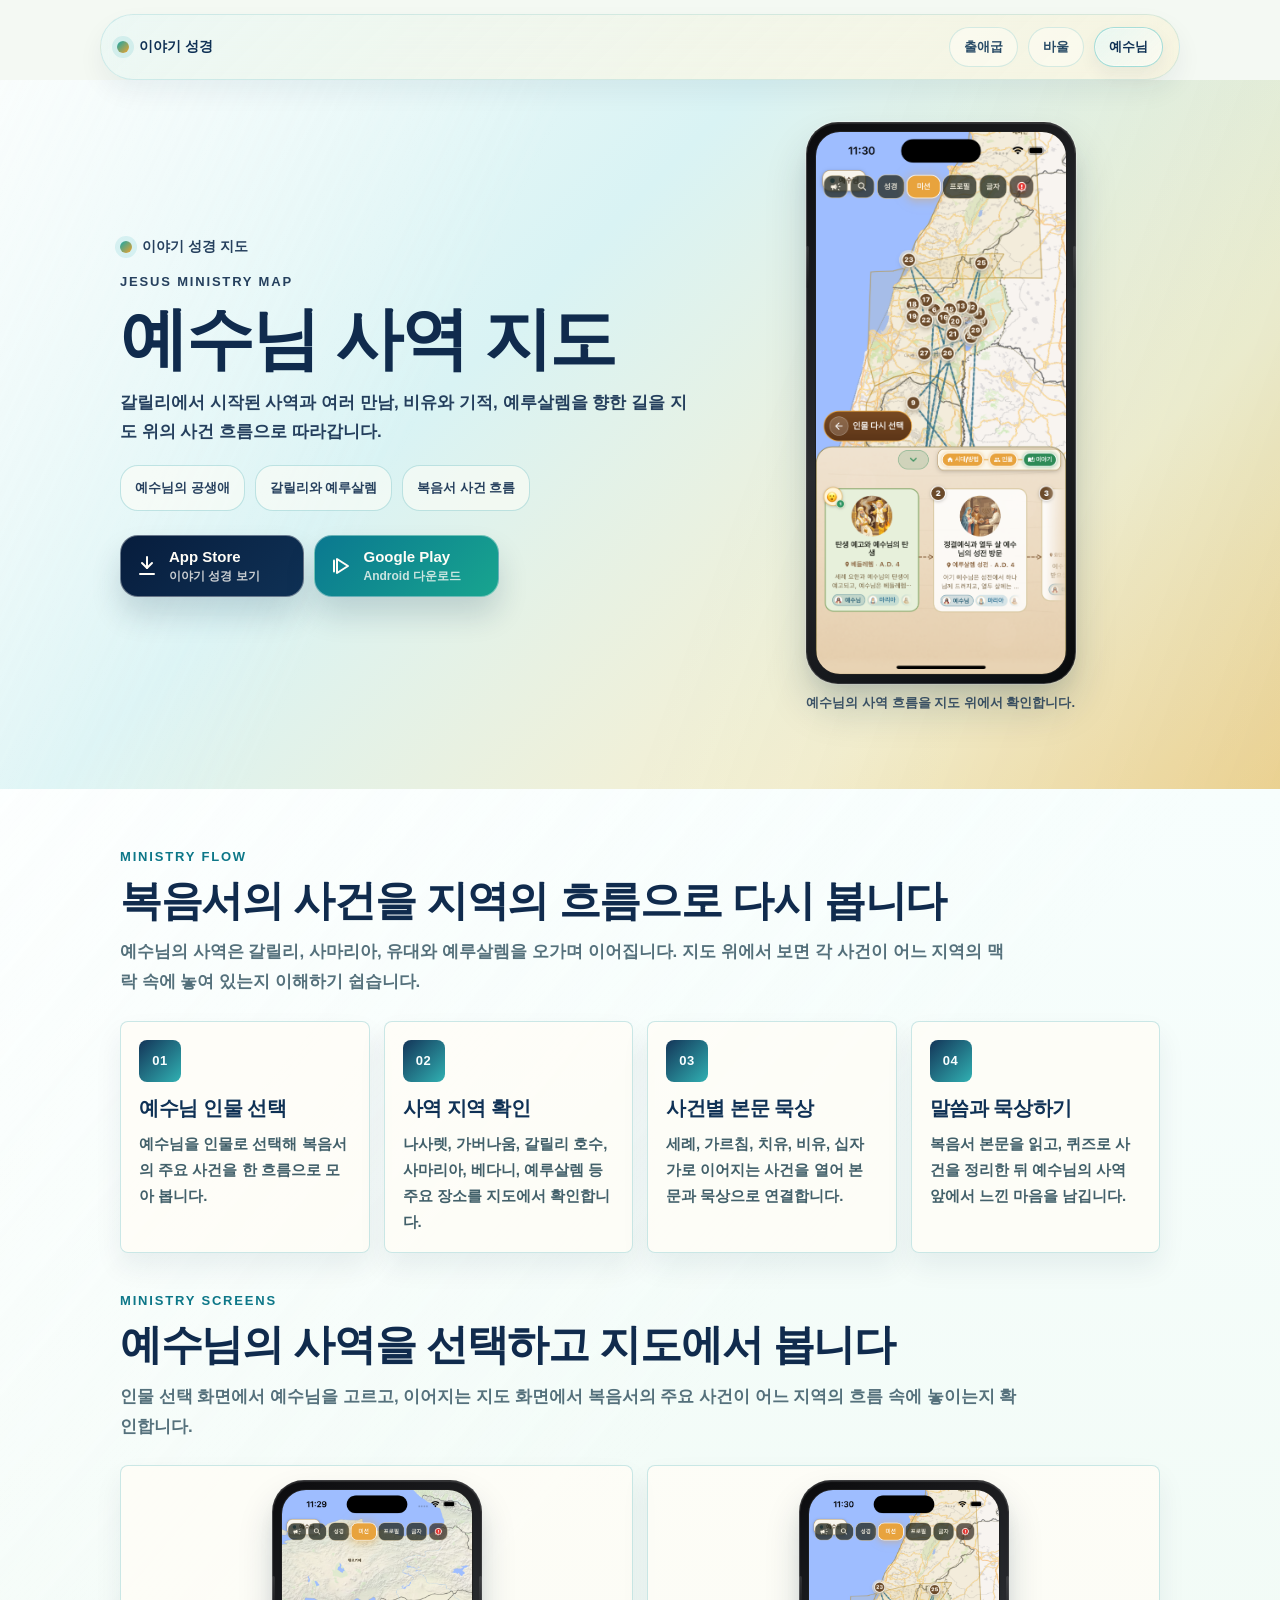
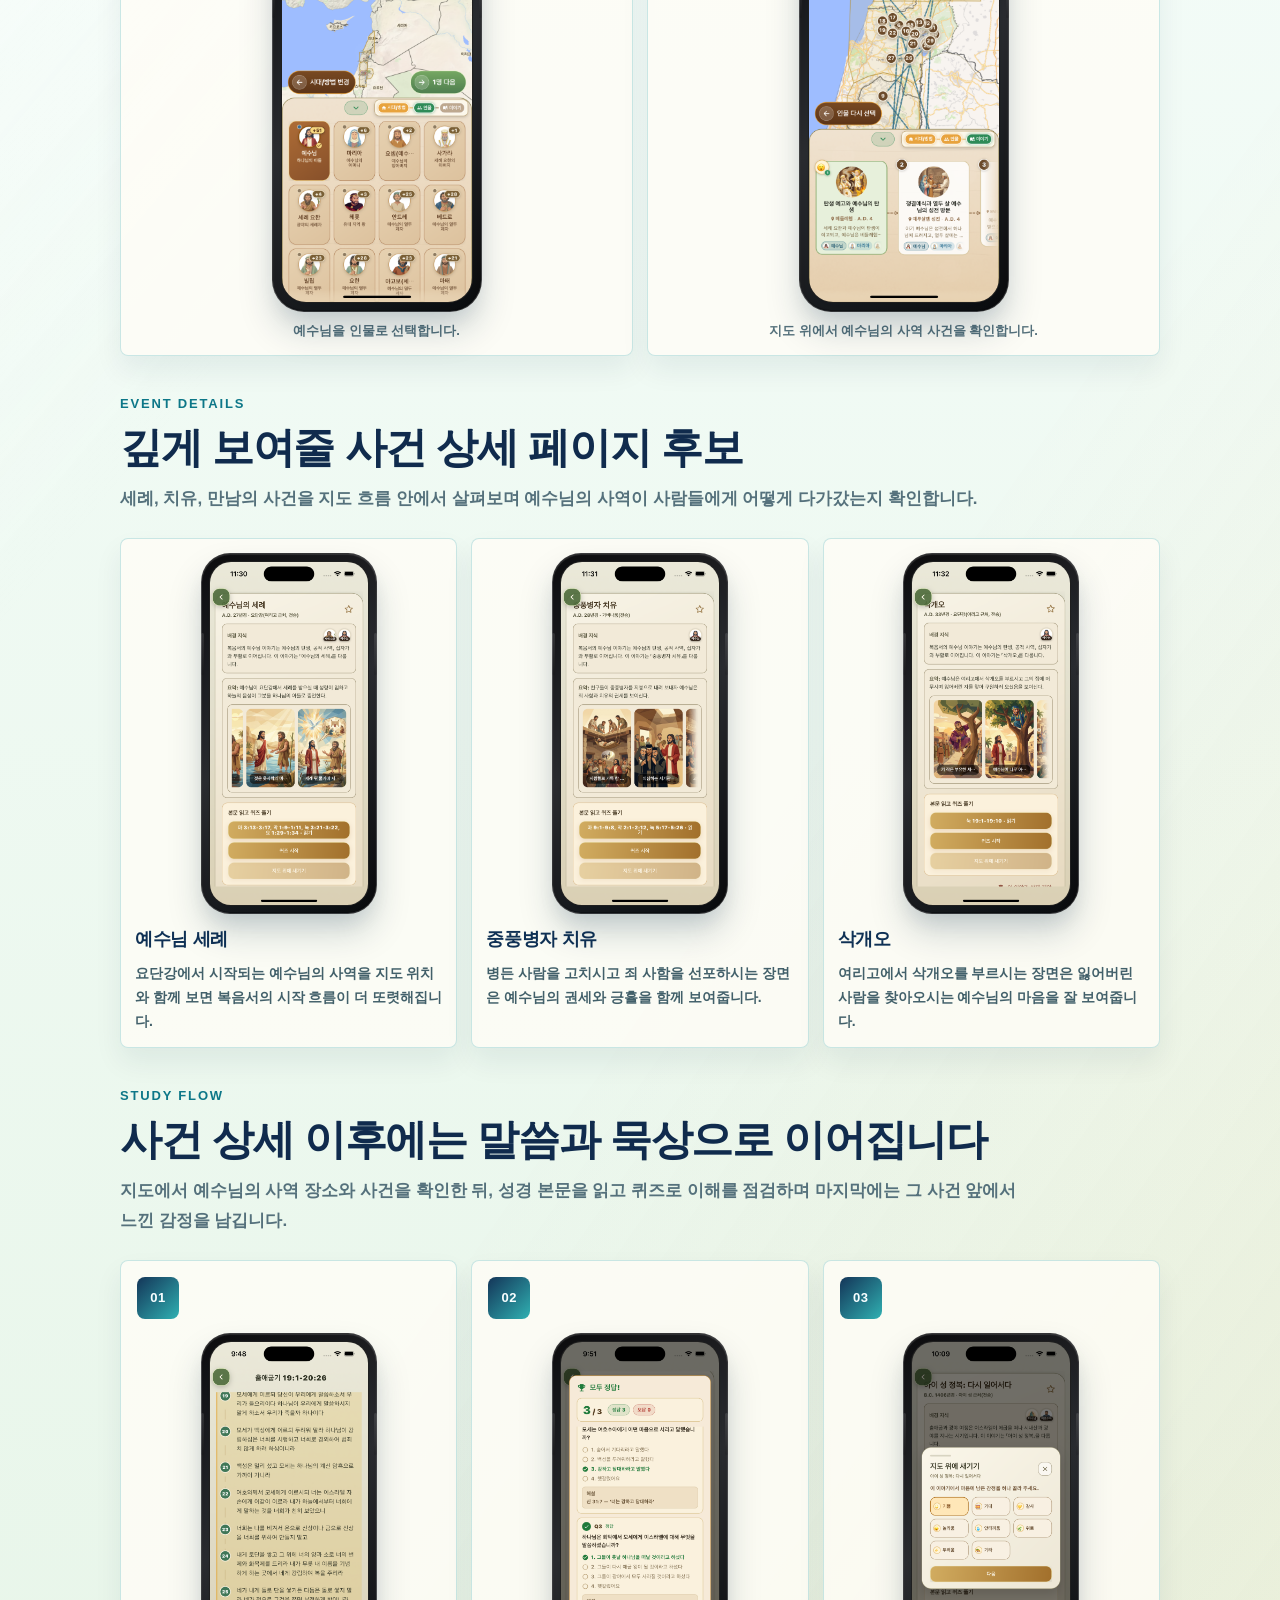
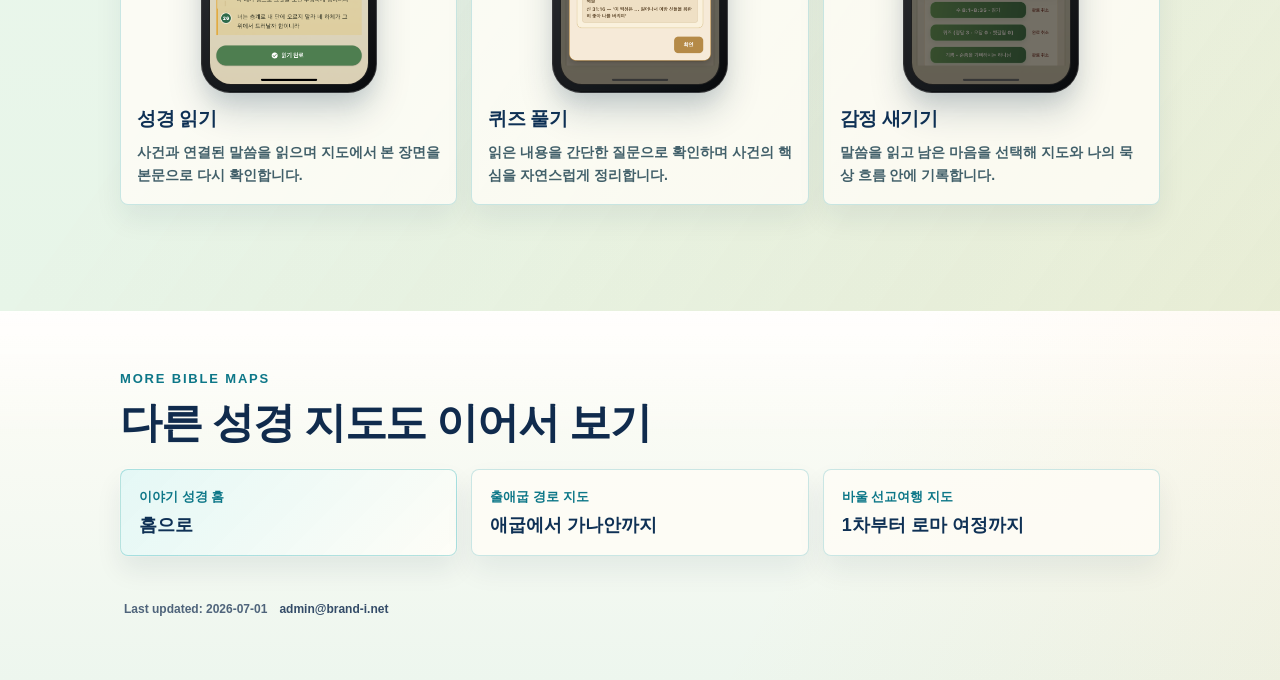
<file: jesus-ministry-map/index.html>
<!doctype html>
<html lang="ko">
  <head>
    <meta charset="utf-8" />
    <meta name="viewport" content="width=device-width, initial-scale=1" />
    <title>예수님 사역 지도 - 갈릴리에서 예루살렘까지 | 이야기 성경</title>
    <meta
      name="description"
      content="예수님의 사역을 지도 위에서 따라가며 갈릴리, 가버나움, 사마리아, 베다니, 예루살렘으로 이어지는 복음서의 흐름을 살펴봅니다."
    />
    <link rel="canonical" href="https://brand-i-admin.github.io/story-bible-pages/jesus-ministry-map/" />
    <link rel="icon" type="image/png" href="../assets/logo.png" />
    <link rel="apple-touch-icon" href="../assets/logo.png" />
    <meta name="robots" content="index,follow" />
    <meta name="theme-color" content="#6d451f" />

    <meta property="og:type" content="article" />
    <meta property="og:locale" content="ko_KR" />
    <meta property="og:site_name" content="이야기 성경" />
    <meta property="og:title" content="예수님 사역 지도 - 갈릴리에서 예루살렘까지" />
    <meta
      property="og:description"
      content="예수님의 사역과 주요 사건을 지도 위에서 복음서의 흐름으로 이해합니다."
    />
    <meta property="og:url" content="https://brand-i-admin.github.io/story-bible-pages/jesus-ministry-map/" />
    <meta property="og:image" content="https://brand-i-admin.github.io/story-bible-pages/assets/og-image.png" />
    <meta property="og:image:alt" content="이야기 성경 앱 성경 지도 소개 이미지" />

    <script type="application/ld+json">
      {
        "@context": "https://schema.org",
        "@type": "Article",
        "headline": "예수님 사역 지도 - 갈릴리에서 예루살렘까지",
        "description": "예수님의 사역을 지도 위에서 따라가며 갈릴리, 가버나움, 사마리아, 베다니, 예루살렘으로 이어지는 복음서의 흐름을 살펴봅니다.",
        "inLanguage": "ko-KR",
        "mainEntityOfPage": "https://brand-i-admin.github.io/story-bible-pages/jesus-ministry-map/",
        "author": {
          "@type": "Organization",
          "name": "Brand-i"
        },
        "publisher": {
          "@type": "Organization",
          "name": "Brand-i"
        },
        "about": ["예수님 사역", "복음서", "갈릴리", "예루살렘", "성경 지도"]
      }
    </script>
    <link rel="stylesheet" href="../styles.css" />
  </head>
  <body>
    <main class="page map-page">
      <header class="top-nav">
        <div class="top-nav-inner">
          <a class="top-nav-brand" href="../index.html">
            <span class="brand-mark"></span>
            <span>이야기 성경</span>
          </a>
          <nav class="top-nav-links" aria-label="성경 지도 페이지 이동">
            <a class="top-nav-link" href="../exodus-route-map/index.html">출애굽</a>
            <a class="top-nav-link" href="../paul-missionary-journey-map/index.html">바울</a>
            <a class="top-nav-link is-current-map" href="../jesus-ministry-map/index.html" aria-current="page">예수님</a>
          </nav>
        </div>
      </header>

      <section class="section-band band-hero">
        <div class="shell">
          <section class="map-hero" aria-labelledby="page-title">
            <div class="map-hero-copy">
              <div class="brand">
                <span class="brand-mark"></span>
                <span>이야기 성경 지도</span>
              </div>
              <p class="eyebrow">Jesus Ministry Map</p>
              <h1 id="page-title">예수님 사역 지도</h1>
              <p class="summary">
                갈릴리에서 시작된 사역과 여러 만남, 비유와 기적, 예루살렘을 향한 길을
                지도 위의 사건 흐름으로 따라갑니다.
              </p>
              <div class="meta-row">
                <span class="meta-pill">예수님의 공생애</span>
                <span class="meta-pill">갈릴리와 예루살렘</span>
                <span class="meta-pill">복음서 사건 흐름</span>
              </div>
              <div class="store-actions">
                <a
                  class="store-button store-button-primary"
                  href="https://apps.apple.com/kr/app/6761421425"
                  target="_blank"
                  rel="noopener noreferrer"
                >
                  <svg class="store-icon" viewBox="0 0 24 24" aria-hidden="true">
                    <path d="M12 3v11" />
                    <path d="m7 9 5 5 5-5" />
                    <path d="M5 20h14" />
                  </svg>
                  <span>
                    <strong>App Store</strong>
                    <small>이야기 성경 보기</small>
                  </span>
                </a>
                <a
                  class="store-button store-button-secondary"
                  href="https://play.google.com/store/apps/details?id=com.storybible.app"
                  target="_blank"
                  rel="noopener noreferrer"
                  aria-label="Google Play에서 이야기 성경 다운로드"
                >
                  <svg class="store-icon" viewBox="0 0 24 24" aria-hidden="true">
                    <path d="M8 5v14l11-7z" />
                    <path d="M5 6.5v11" />
                  </svg>
                  <span>
                    <strong>Google Play</strong>
                    <small>Android 다운로드</small>
                  </span>
                </a>
              </div>
            </div>
            <div class="map-hero-panel">
              <figure class="screenshot-figure screenshot-figure-hero">
                <div class="map-phone-frame">
                  <img
                    src="../assets/jesus_path_on_map.png"
                    alt="예수님의 사역 사건들이 지도 위에 표시된 화면"
                  />
                </div>
                <figcaption>예수님의 사역 흐름을 지도 위에서 확인합니다.</figcaption>
              </figure>
            </div>
          </section>
        </div>
      </section>

      <section class="section-band band-flow">
        <div class="shell">
          <section class="map-section" aria-labelledby="flow-title">
            <div class="section-header">
              <p class="eyebrow">Ministry Flow</p>
              <h2 id="flow-title">복음서의 사건을 지역의 흐름으로 다시 봅니다</h2>
              <p class="section-summary">
                예수님의 사역은 갈릴리, 사마리아, 유대와 예루살렘을 오가며 이어집니다.
                지도 위에서 보면 각 사건이 어느 지역의 맥락 속에 놓여 있는지 이해하기 쉽습니다.
              </p>
            </div>

            <div class="map-step-grid">
              <article class="map-step">
                <span class="flow-step-index">01</span>
                <h3>예수님 인물 선택</h3>
                <p>
                  예수님을 인물로 선택해 복음서의 주요 사건을 한 흐름으로 모아 봅니다.
                </p>
              </article>
              <article class="map-step">
                <span class="flow-step-index">02</span>
                <h3>사역 지역 확인</h3>
                <p>
                  나사렛, 가버나움, 갈릴리 호수, 사마리아, 베다니, 예루살렘 등 주요 장소를
                  지도에서 확인합니다.
                </p>
              </article>
              <article class="map-step">
                <span class="flow-step-index">03</span>
                <h3>사건별 본문 묵상</h3>
                <p>
                  세례, 가르침, 치유, 비유, 십자가로 이어지는 사건을 열어 본문과 묵상으로
                  연결합니다.
                </p>
              </article>
              <article class="map-step">
                <span class="flow-step-index">04</span>
                <h3>말씀과 묵상하기</h3>
                <p>
                  복음서 본문을 읽고, 퀴즈로 사건을 정리한 뒤 예수님의 사역 앞에서 느낀 마음을 남깁니다.
                </p>
              </article>
            </div>
          </section>

          <section class="map-section" aria-labelledby="screenshots-title">
            <div class="section-header">
              <p class="eyebrow">Ministry Screens</p>
              <h2 id="screenshots-title">예수님의 사역을 선택하고 지도에서 봅니다</h2>
              <p class="section-summary">
                인물 선택 화면에서 예수님을 고르고, 이어지는 지도 화면에서 복음서의 주요 사건이
                어느 지역의 흐름 속에 놓이는지 확인합니다.
              </p>
            </div>
            <div class="screenshot-grid">
              <article class="screenshot-card">
                <figure class="screenshot-figure">
                  <div class="map-phone-frame">
                    <img
                      src="../assets/jesus_selected.png"
                      alt="이야기 성경 앱에서 예수님을 선택한 화면"
                      loading="lazy"
                    />
                  </div>
                  <figcaption>예수님을 인물로 선택합니다.</figcaption>
                </figure>
              </article>
              <article class="screenshot-card">
                <figure class="screenshot-figure">
                  <div class="map-phone-frame">
                    <img
                      src="../assets/jesus_path_on_map.png"
                      alt="예수님의 사역 사건과 경로가 지도 위에 표시된 화면"
                      loading="lazy"
                    />
                  </div>
                  <figcaption>지도 위에서 예수님의 사역 사건을 확인합니다.</figcaption>
                </figure>
              </article>
            </div>
          </section>

          <section class="map-section" aria-labelledby="events-title">
            <div class="section-header">
              <p class="eyebrow">Event Details</p>
              <h2 id="events-title">깊게 보여줄 사건 상세 페이지 후보</h2>
              <p class="section-summary">
                세례, 치유, 만남의 사건을 지도 흐름 안에서 살펴보며 예수님의 사역이 사람들에게
                어떻게 다가갔는지 확인합니다.
              </p>
            </div>
            <div class="event-detail-grid">
              <article class="event-detail-card">
                <figure class="screenshot-figure">
                  <div class="map-phone-frame map-phone-frame-small">
                    <img
                      src="../assets/jesus_baptism.png"
                      alt="예수님 세례 사건 상세 페이지 화면"
                      loading="lazy"
                    />
                  </div>
                </figure>
                <h3>예수님 세례</h3>
                <p>
                  요단강에서 시작되는 예수님의 사역을 지도 위치와 함께 보면 복음서의 시작 흐름이
                  더 또렷해집니다.
                </p>
              </article>
              <article class="event-detail-card">
                <figure class="screenshot-figure">
                  <div class="map-phone-frame map-phone-frame-small">
                    <img
                      src="../assets/healing_the_sick.png"
                      alt="중풍병자 치유 사건 상세 페이지 화면"
                      loading="lazy"
                    />
                  </div>
                </figure>
                <h3>중풍병자 치유</h3>
                <p>
                  병든 사람을 고치시고 죄 사함을 선포하시는 장면은 예수님의 권세와 긍휼을
                  함께 보여줍니다.
                </p>
              </article>
              <article class="event-detail-card">
                <figure class="screenshot-figure">
                  <div class="map-phone-frame map-phone-frame-small">
                    <img
                      src="../assets/zacchaeus.png"
                      alt="삭개오 사건 상세 페이지 화면"
                      loading="lazy"
                    />
                  </div>
                </figure>
                <h3>삭개오</h3>
                <p>
                  여리고에서 삭개오를 부르시는 장면은 잃어버린 사람을 찾아오시는 예수님의 마음을
                  잘 보여줍니다.
                </p>
              </article>
            </div>
          </section>

          <section class="map-section" aria-labelledby="study-flow-title">
            <div class="section-header">
              <p class="eyebrow">Study Flow</p>
              <h2 id="study-flow-title">사건 상세 이후에는 말씀과 묵상으로 이어집니다</h2>
              <p class="section-summary">
                지도에서 예수님의 사역 장소와 사건을 확인한 뒤, 성경 본문을 읽고 퀴즈로 이해를
                점검하며 마지막에는 그 사건 앞에서 느낀 감정을 남깁니다.
              </p>
            </div>
            <div class="study-flow-grid">
              <article class="study-flow-card">
                <span class="flow-step-index">01</span>
                <figure class="screenshot-figure">
                  <div class="map-phone-frame map-phone-frame-small">
                    <img src="../assets/bible_verses.png" alt="성경 본문을 읽는 화면" loading="lazy" />
                  </div>
                </figure>
                <h3>성경 읽기</h3>
                <p>사건과 연결된 말씀을 읽으며 지도에서 본 장면을 본문으로 다시 확인합니다.</p>
              </article>
              <article class="study-flow-card">
                <span class="flow-step-index">02</span>
                <figure class="screenshot-figure">
                  <div class="map-phone-frame map-phone-frame-small">
                    <img src="../assets/quiz_solved.png" alt="성경 사건 퀴즈를 푼 화면" loading="lazy" />
                  </div>
                </figure>
                <h3>퀴즈 풀기</h3>
                <p>읽은 내용을 간단한 질문으로 확인하며 사건의 핵심을 자연스럽게 정리합니다.</p>
              </article>
              <article class="study-flow-card">
                <span class="flow-step-index">03</span>
                <figure class="screenshot-figure">
                  <div class="map-phone-frame map-phone-frame-small">
                    <img src="../assets/emotion_selected.png" alt="사건을 읽고 느낀 감정을 선택한 화면" loading="lazy" />
                  </div>
                </figure>
                <h3>감정 새기기</h3>
                <p>말씀을 읽고 남은 마음을 선택해 지도와 나의 묵상 흐름 안에 기록합니다.</p>
              </article>
            </div>
          </section>
        </div>
      </section>

      <section class="section-band band-legal">
        <div class="shell">
          <section class="map-section map-related" aria-labelledby="related-title">
            <div class="section-header">
              <p class="eyebrow">More Bible Maps</p>
              <h2 id="related-title">다른 성경 지도도 이어서 보기</h2>
            </div>
            <div class="map-link-grid">
              <a class="map-link-card map-home-card" href="../index.html">
                <span>이야기 성경 홈</span>
                <strong>홈으로</strong>
              </a>
              <a class="map-link-card" href="../exodus-route-map/index.html">
                <span>출애굽 경로 지도</span>
                <strong>애굽에서 가나안까지</strong>
              </a>
              <a class="map-link-card" href="../paul-missionary-journey-map/index.html">
                <span>바울 선교여행 지도</span>
                <strong>1차부터 로마 여정까지</strong>
              </a>
            </div>
          </section>
          <p class="footer">
            <span>Last updated: 2026-07-01</span>
            <a class="footer-contact" href="mailto:admin@brand-i.net">admin@brand-i.net</a>
          </p>
        </div>
      </section>
    </main>
  </body>
</html>
</file>
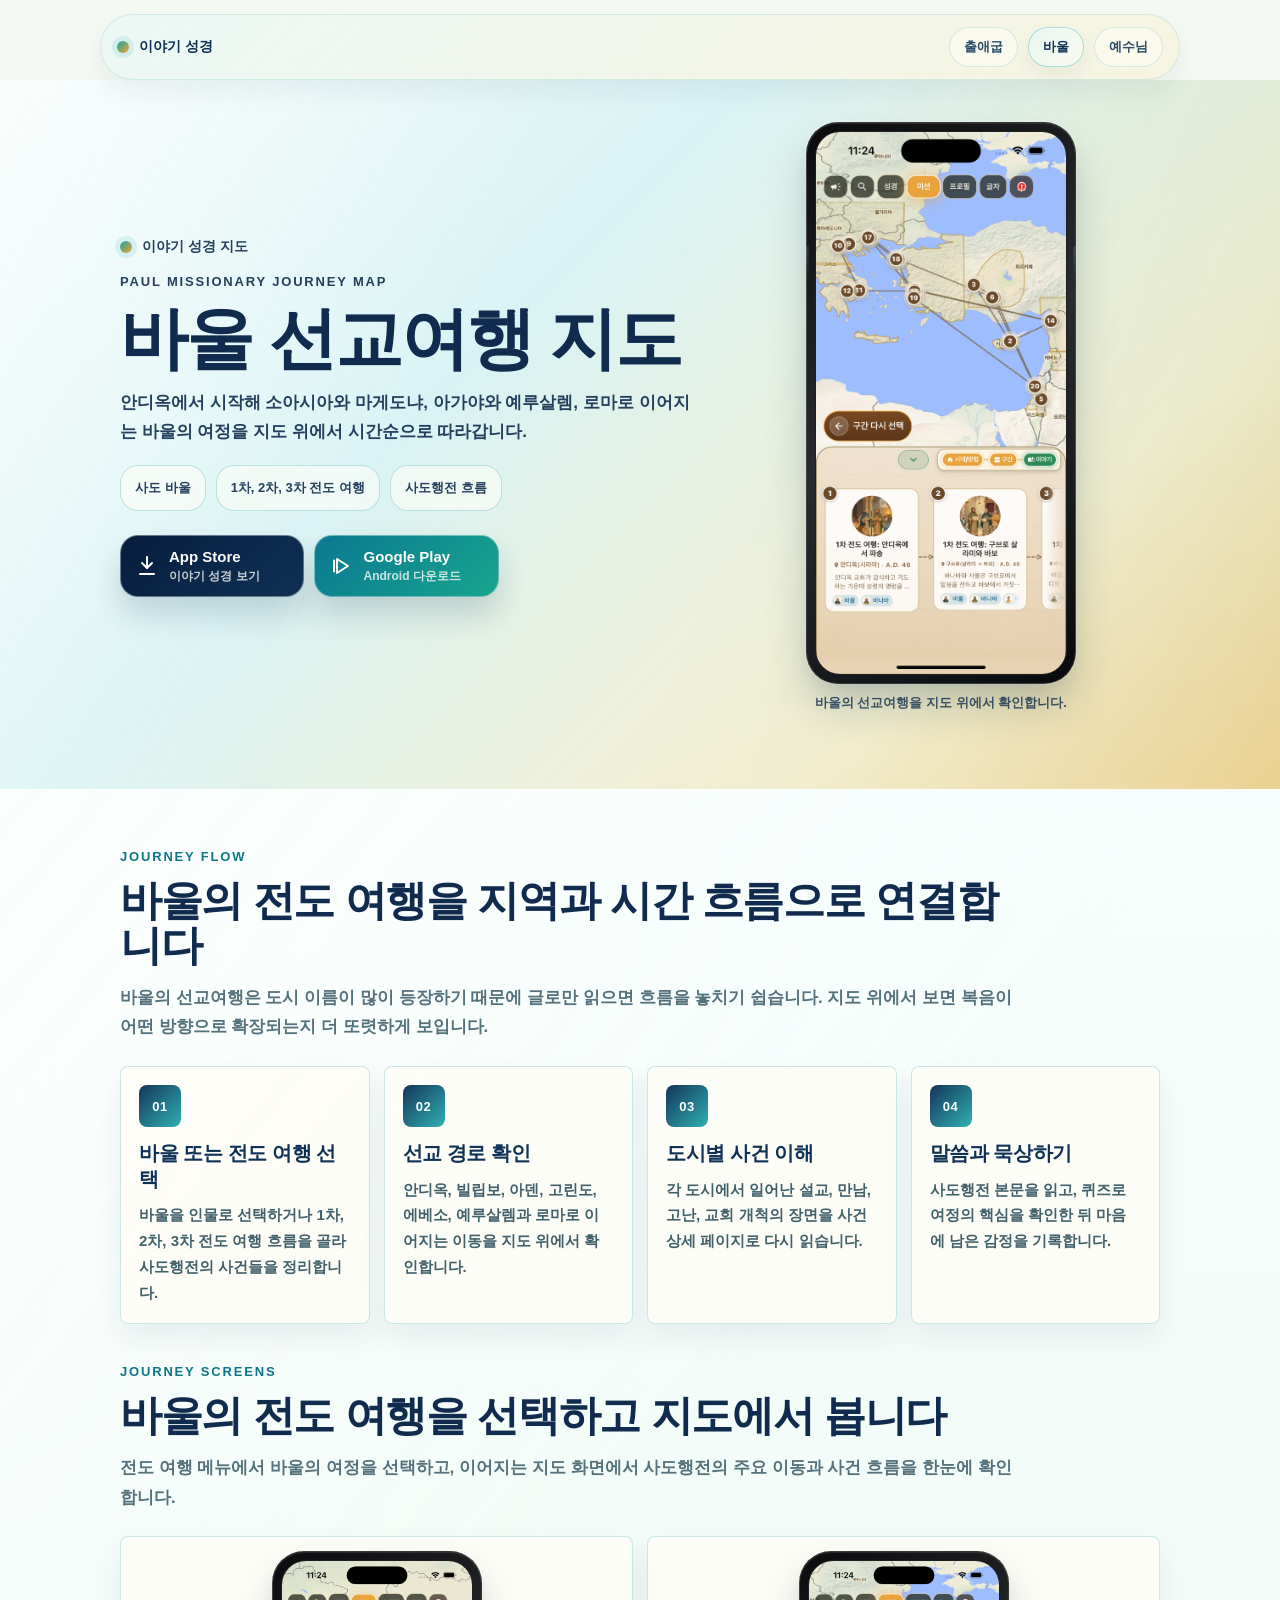
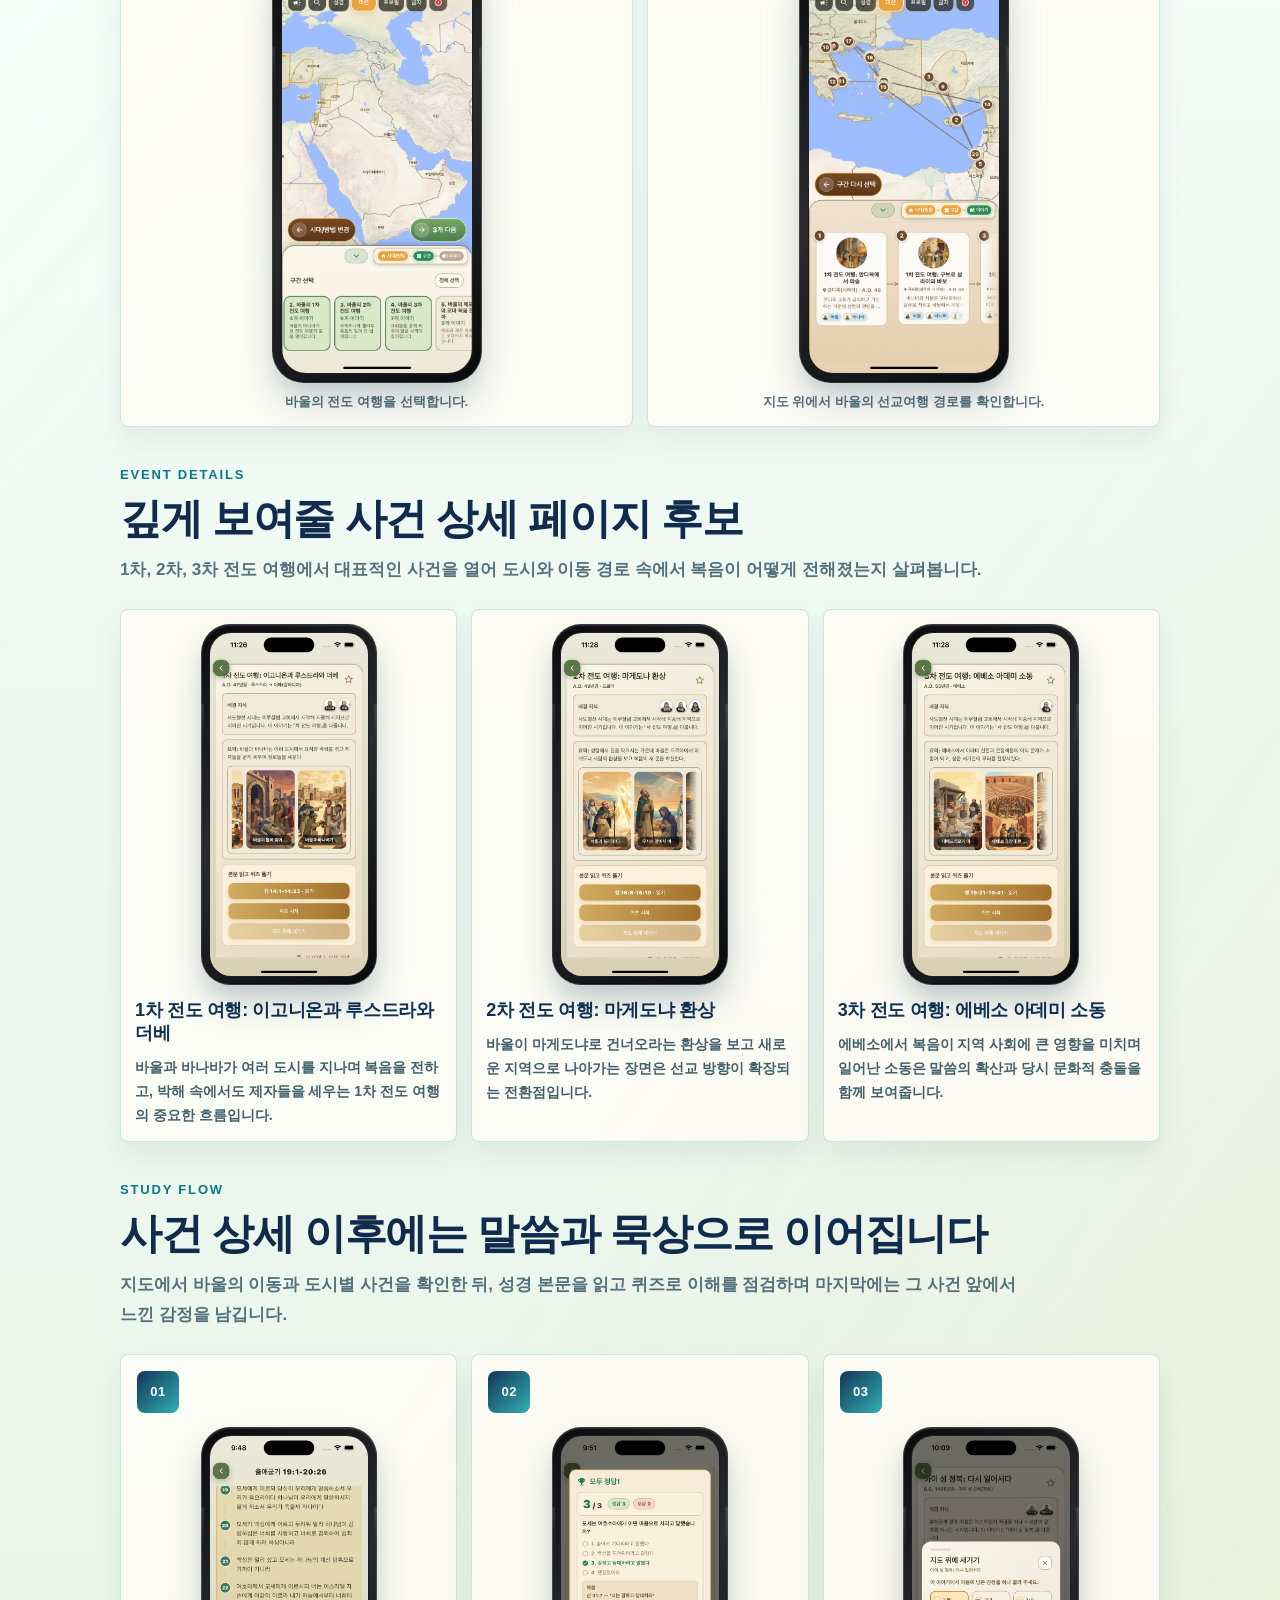
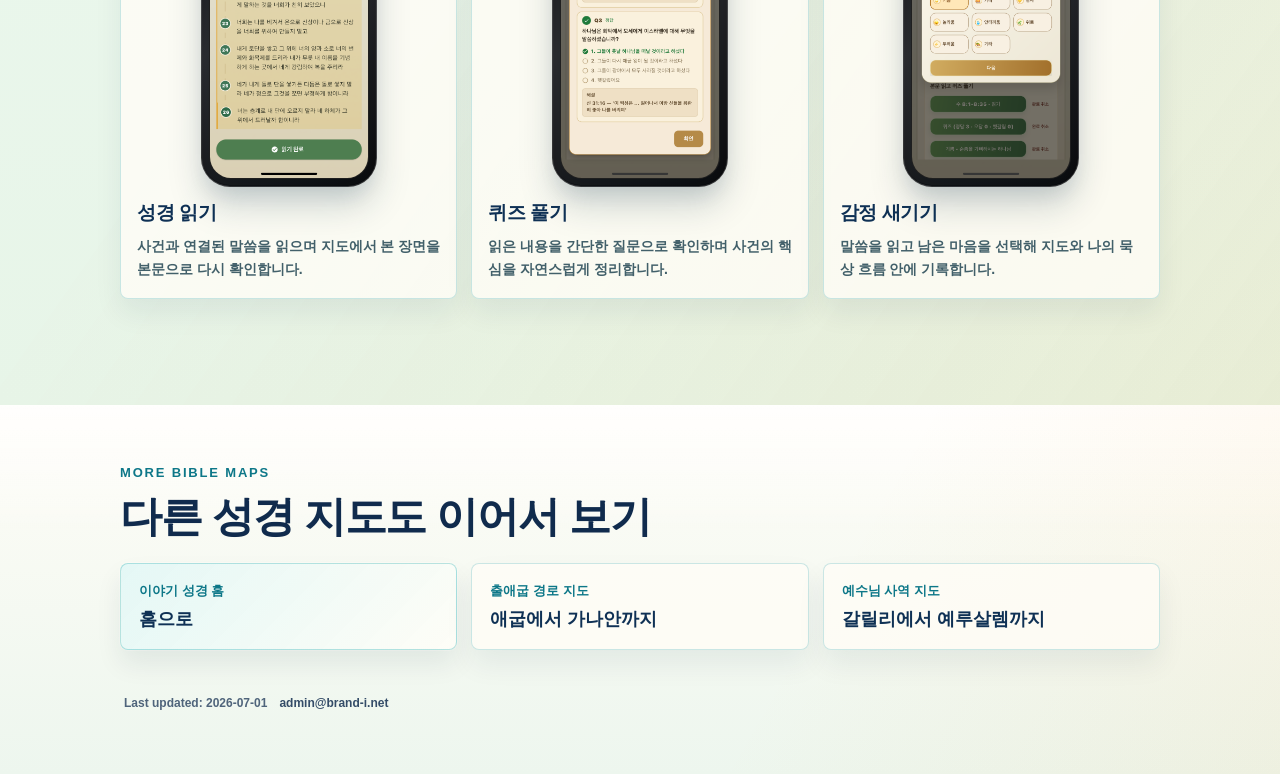
<file: paul-missionary-journey-map/index.html>
<!doctype html>
<html lang="ko">
  <head>
    <meta charset="utf-8" />
    <meta name="viewport" content="width=device-width, initial-scale=1" />
    <title>바울 선교여행 지도 - 1차부터 로마 여정까지 | 이야기 성경</title>
    <meta
      name="description"
      content="사도 바울의 선교여행을 지도 위에서 따라가며 1차, 2차, 3차 전도 여행과 로마로 향하는 여정을 성경 사건 흐름으로 살펴봅니다."
    />
    <link rel="canonical" href="https://brand-i-admin.github.io/story-bible-pages/paul-missionary-journey-map/" />
    <link rel="icon" type="image/png" href="../assets/logo.png" />
    <link rel="apple-touch-icon" href="../assets/logo.png" />
    <meta name="robots" content="index,follow" />
    <meta name="theme-color" content="#6d451f" />

    <meta property="og:type" content="article" />
    <meta property="og:locale" content="ko_KR" />
    <meta property="og:site_name" content="이야기 성경" />
    <meta property="og:title" content="바울 선교여행 지도 - 1차부터 로마 여정까지" />
    <meta
      property="og:description"
      content="바울의 전도 여행과 주요 사건을 지도 위에서 시간 흐름으로 이해합니다."
    />
    <meta property="og:url" content="https://brand-i-admin.github.io/story-bible-pages/paul-missionary-journey-map/" />
    <meta property="og:image" content="https://brand-i-admin.github.io/story-bible-pages/assets/og-image.png" />
    <meta property="og:image:alt" content="이야기 성경 앱 성경 지도 소개 이미지" />

    <script type="application/ld+json">
      {
        "@context": "https://schema.org",
        "@type": "Article",
        "headline": "바울 선교여행 지도 - 1차부터 로마 여정까지",
        "description": "사도 바울의 선교여행을 지도 위에서 따라가며 1차, 2차, 3차 전도 여행과 로마로 향하는 여정을 성경 사건 흐름으로 살펴봅니다.",
        "inLanguage": "ko-KR",
        "mainEntityOfPage": "https://brand-i-admin.github.io/story-bible-pages/paul-missionary-journey-map/",
        "author": {
          "@type": "Organization",
          "name": "Brand-i"
        },
        "publisher": {
          "@type": "Organization",
          "name": "Brand-i"
        },
        "about": ["바울 선교여행", "사도행전", "전도 여행", "성경 지도", "로마 여정"]
      }
    </script>
    <link rel="stylesheet" href="../styles.css" />
  </head>
  <body>
    <main class="page map-page">
      <header class="top-nav">
        <div class="top-nav-inner">
          <a class="top-nav-brand" href="../index.html">
            <span class="brand-mark"></span>
            <span>이야기 성경</span>
          </a>
          <nav class="top-nav-links" aria-label="성경 지도 페이지 이동">
            <a class="top-nav-link" href="../exodus-route-map/index.html">출애굽</a>
            <a class="top-nav-link is-current-map" href="../paul-missionary-journey-map/index.html" aria-current="page">바울</a>
            <a class="top-nav-link" href="../jesus-ministry-map/index.html">예수님</a>
          </nav>
        </div>
      </header>

      <section class="section-band band-hero">
        <div class="shell">
          <section class="map-hero" aria-labelledby="page-title">
            <div class="map-hero-copy">
              <div class="brand">
                <span class="brand-mark"></span>
                <span>이야기 성경 지도</span>
              </div>
              <p class="eyebrow">Paul Missionary Journey Map</p>
              <h1 id="page-title">바울 선교여행 지도</h1>
              <p class="summary">
                안디옥에서 시작해 소아시아와 마게도냐, 아가야와 예루살렘, 로마로 이어지는
                바울의 여정을 지도 위에서 시간순으로 따라갑니다.
              </p>
              <div class="meta-row">
                <span class="meta-pill">사도 바울</span>
                <span class="meta-pill">1차, 2차, 3차 전도 여행</span>
                <span class="meta-pill">사도행전 흐름</span>
              </div>
              <div class="store-actions">
                <a
                  class="store-button store-button-primary"
                  href="https://apps.apple.com/kr/app/6761421425"
                  target="_blank"
                  rel="noopener noreferrer"
                >
                  <svg class="store-icon" viewBox="0 0 24 24" aria-hidden="true">
                    <path d="M12 3v11" />
                    <path d="m7 9 5 5 5-5" />
                    <path d="M5 20h14" />
                  </svg>
                  <span>
                    <strong>App Store</strong>
                    <small>이야기 성경 보기</small>
                  </span>
                </a>
                <a
                  class="store-button store-button-secondary"
                  href="https://play.google.com/store/apps/details?id=com.storybible.app"
                  target="_blank"
                  rel="noopener noreferrer"
                  aria-label="Google Play에서 이야기 성경 다운로드"
                >
                  <svg class="store-icon" viewBox="0 0 24 24" aria-hidden="true">
                    <path d="M8 5v14l11-7z" />
                    <path d="M5 6.5v11" />
                  </svg>
                  <span>
                    <strong>Google Play</strong>
                    <small>Android 다운로드</small>
                  </span>
                </a>
              </div>
            </div>
            <div class="map-hero-panel">
              <figure class="screenshot-figure screenshot-figure-hero">
                <div class="map-phone-frame">
                  <img
                    src="../assets/paul_missionary_on_map.png"
                    alt="바울의 선교여행 경로와 사건이 지도 위에 표시된 화면"
                  />
                </div>
                <figcaption>바울의 선교여행을 지도 위에서 확인합니다.</figcaption>
              </figure>
            </div>
          </section>
        </div>
      </section>

      <section class="section-band band-flow">
        <div class="shell">
          <section class="map-section" aria-labelledby="flow-title">
            <div class="section-header">
              <p class="eyebrow">Journey Flow</p>
              <h2 id="flow-title">바울의 전도 여행을 지역과 시간 흐름으로 연결합니다</h2>
              <p class="section-summary">
                바울의 선교여행은 도시 이름이 많이 등장하기 때문에 글로만 읽으면 흐름을 놓치기 쉽습니다.
                지도 위에서 보면 복음이 어떤 방향으로 확장되는지 더 또렷하게 보입니다.
              </p>
            </div>

            <div class="map-step-grid">
              <article class="map-step">
                <span class="flow-step-index">01</span>
                <h3>바울 또는 전도 여행 선택</h3>
                <p>
                  바울을 인물로 선택하거나 1차, 2차, 3차 전도 여행 흐름을 골라 사도행전의
                  사건들을 정리합니다.
                </p>
              </article>
              <article class="map-step">
                <span class="flow-step-index">02</span>
                <h3>선교 경로 확인</h3>
                <p>
                  안디옥, 빌립보, 아덴, 고린도, 에베소, 예루살렘과 로마로 이어지는 이동을
                  지도 위에서 확인합니다.
                </p>
              </article>
              <article class="map-step">
                <span class="flow-step-index">03</span>
                <h3>도시별 사건 이해</h3>
                <p>
                  각 도시에서 일어난 설교, 만남, 고난, 교회 개척의 장면을 사건 상세 페이지로
                  다시 읽습니다.
                </p>
              </article>
              <article class="map-step">
                <span class="flow-step-index">04</span>
                <h3>말씀과 묵상하기</h3>
                <p>
                  사도행전 본문을 읽고, 퀴즈로 여정의 핵심을 확인한 뒤 마음에 남은 감정을 기록합니다.
                </p>
              </article>
            </div>
          </section>

          <section class="map-section" aria-labelledby="screenshots-title">
            <div class="section-header">
              <p class="eyebrow">Journey Screens</p>
              <h2 id="screenshots-title">바울의 전도 여행을 선택하고 지도에서 봅니다</h2>
              <p class="section-summary">
                전도 여행 메뉴에서 바울의 여정을 선택하고, 이어지는 지도 화면에서 사도행전의
                주요 이동과 사건 흐름을 한눈에 확인합니다.
              </p>
            </div>
            <div class="screenshot-grid">
              <article class="screenshot-card">
                <figure class="screenshot-figure">
                  <div class="map-phone-frame">
                    <img
                      src="../assets/paul_missionary_selected.png"
                      alt="이야기 성경 앱에서 바울의 전도 여행을 선택한 화면"
                      loading="lazy"
                    />
                  </div>
                  <figcaption>바울의 전도 여행을 선택합니다.</figcaption>
                </figure>
              </article>
              <article class="screenshot-card">
                <figure class="screenshot-figure">
                  <div class="map-phone-frame">
                    <img
                      src="../assets/paul_missionary_on_map.png"
                      alt="바울의 선교여행 경로와 사건 카드가 지도 위에 표시된 화면"
                      loading="lazy"
                    />
                  </div>
                  <figcaption>지도 위에서 바울의 선교여행 경로를 확인합니다.</figcaption>
                </figure>
              </article>
            </div>
          </section>

          <section class="map-section" aria-labelledby="events-title">
            <div class="section-header">
              <p class="eyebrow">Event Details</p>
              <h2 id="events-title">깊게 보여줄 사건 상세 페이지 후보</h2>
              <p class="section-summary">
                1차, 2차, 3차 전도 여행에서 대표적인 사건을 열어 도시와 이동 경로 속에서
                복음이 어떻게 전해졌는지 살펴봅니다.
              </p>
            </div>
            <div class="event-detail-grid">
              <article class="event-detail-card">
                <figure class="screenshot-figure">
                  <div class="map-phone-frame map-phone-frame-small">
                    <img
                      src="../assets/1_missionary_details.png"
                      alt="1차 전도 여행 이고니온과 루스드라와 더베 사건 상세 페이지 화면"
                      loading="lazy"
                    />
                  </div>
                </figure>
                <h3>1차 전도 여행: 이고니온과 루스드라와 더베</h3>
                <p>
                  바울과 바나바가 여러 도시를 지나며 복음을 전하고, 박해 속에서도 제자들을 세우는
                  1차 전도 여행의 중요한 흐름입니다.
                </p>
              </article>
              <article class="event-detail-card">
                <figure class="screenshot-figure">
                  <div class="map-phone-frame map-phone-frame-small">
                    <img
                      src="../assets/2_missionary_details.png"
                      alt="2차 전도 여행 마게도냐 환상 사건 상세 페이지 화면"
                      loading="lazy"
                    />
                  </div>
                </figure>
                <h3>2차 전도 여행: 마게도냐 환상</h3>
                <p>
                  바울이 마게도냐로 건너오라는 환상을 보고 새로운 지역으로 나아가는 장면은
                  선교 방향이 확장되는 전환점입니다.
                </p>
              </article>
              <article class="event-detail-card">
                <figure class="screenshot-figure">
                  <div class="map-phone-frame map-phone-frame-small">
                    <img
                      src="../assets/3_missionary_details.png"
                      alt="3차 전도 여행 에베소 아데미 소동 사건 상세 페이지 화면"
                      loading="lazy"
                    />
                  </div>
                </figure>
                <h3>3차 전도 여행: 에베소 아데미 소동</h3>
                <p>
                  에베소에서 복음이 지역 사회에 큰 영향을 미치며 일어난 소동은 말씀의 확산과
                  당시 문화적 충돌을 함께 보여줍니다.
                </p>
              </article>
            </div>
          </section>

          <section class="map-section" aria-labelledby="study-flow-title">
            <div class="section-header">
              <p class="eyebrow">Study Flow</p>
              <h2 id="study-flow-title">사건 상세 이후에는 말씀과 묵상으로 이어집니다</h2>
              <p class="section-summary">
                지도에서 바울의 이동과 도시별 사건을 확인한 뒤, 성경 본문을 읽고 퀴즈로 이해를
                점검하며 마지막에는 그 사건 앞에서 느낀 감정을 남깁니다.
              </p>
            </div>
            <div class="study-flow-grid">
              <article class="study-flow-card">
                <span class="flow-step-index">01</span>
                <figure class="screenshot-figure">
                  <div class="map-phone-frame map-phone-frame-small">
                    <img src="../assets/bible_verses.png" alt="성경 본문을 읽는 화면" loading="lazy" />
                  </div>
                </figure>
                <h3>성경 읽기</h3>
                <p>사건과 연결된 말씀을 읽으며 지도에서 본 장면을 본문으로 다시 확인합니다.</p>
              </article>
              <article class="study-flow-card">
                <span class="flow-step-index">02</span>
                <figure class="screenshot-figure">
                  <div class="map-phone-frame map-phone-frame-small">
                    <img src="../assets/quiz_solved.png" alt="성경 사건 퀴즈를 푼 화면" loading="lazy" />
                  </div>
                </figure>
                <h3>퀴즈 풀기</h3>
                <p>읽은 내용을 간단한 질문으로 확인하며 사건의 핵심을 자연스럽게 정리합니다.</p>
              </article>
              <article class="study-flow-card">
                <span class="flow-step-index">03</span>
                <figure class="screenshot-figure">
                  <div class="map-phone-frame map-phone-frame-small">
                    <img src="../assets/emotion_selected.png" alt="사건을 읽고 느낀 감정을 선택한 화면" loading="lazy" />
                  </div>
                </figure>
                <h3>감정 새기기</h3>
                <p>말씀을 읽고 남은 마음을 선택해 지도와 나의 묵상 흐름 안에 기록합니다.</p>
              </article>
            </div>
          </section>
        </div>
      </section>

      <section class="section-band band-legal">
        <div class="shell">
          <section class="map-section map-related" aria-labelledby="related-title">
            <div class="section-header">
              <p class="eyebrow">More Bible Maps</p>
              <h2 id="related-title">다른 성경 지도도 이어서 보기</h2>
            </div>
            <div class="map-link-grid">
              <a class="map-link-card map-home-card" href="../index.html">
                <span>이야기 성경 홈</span>
                <strong>홈으로</strong>
              </a>
              <a class="map-link-card" href="../exodus-route-map/index.html">
                <span>출애굽 경로 지도</span>
                <strong>애굽에서 가나안까지</strong>
              </a>
              <a class="map-link-card" href="../jesus-ministry-map/index.html">
                <span>예수님 사역 지도</span>
                <strong>갈릴리에서 예루살렘까지</strong>
              </a>
            </div>
          </section>
          <p class="footer">
            <span>Last updated: 2026-07-01</span>
            <a class="footer-contact" href="mailto:admin@brand-i.net">admin@brand-i.net</a>
          </p>
        </div>
      </section>
    </main>
  </body>
</html>
</file>
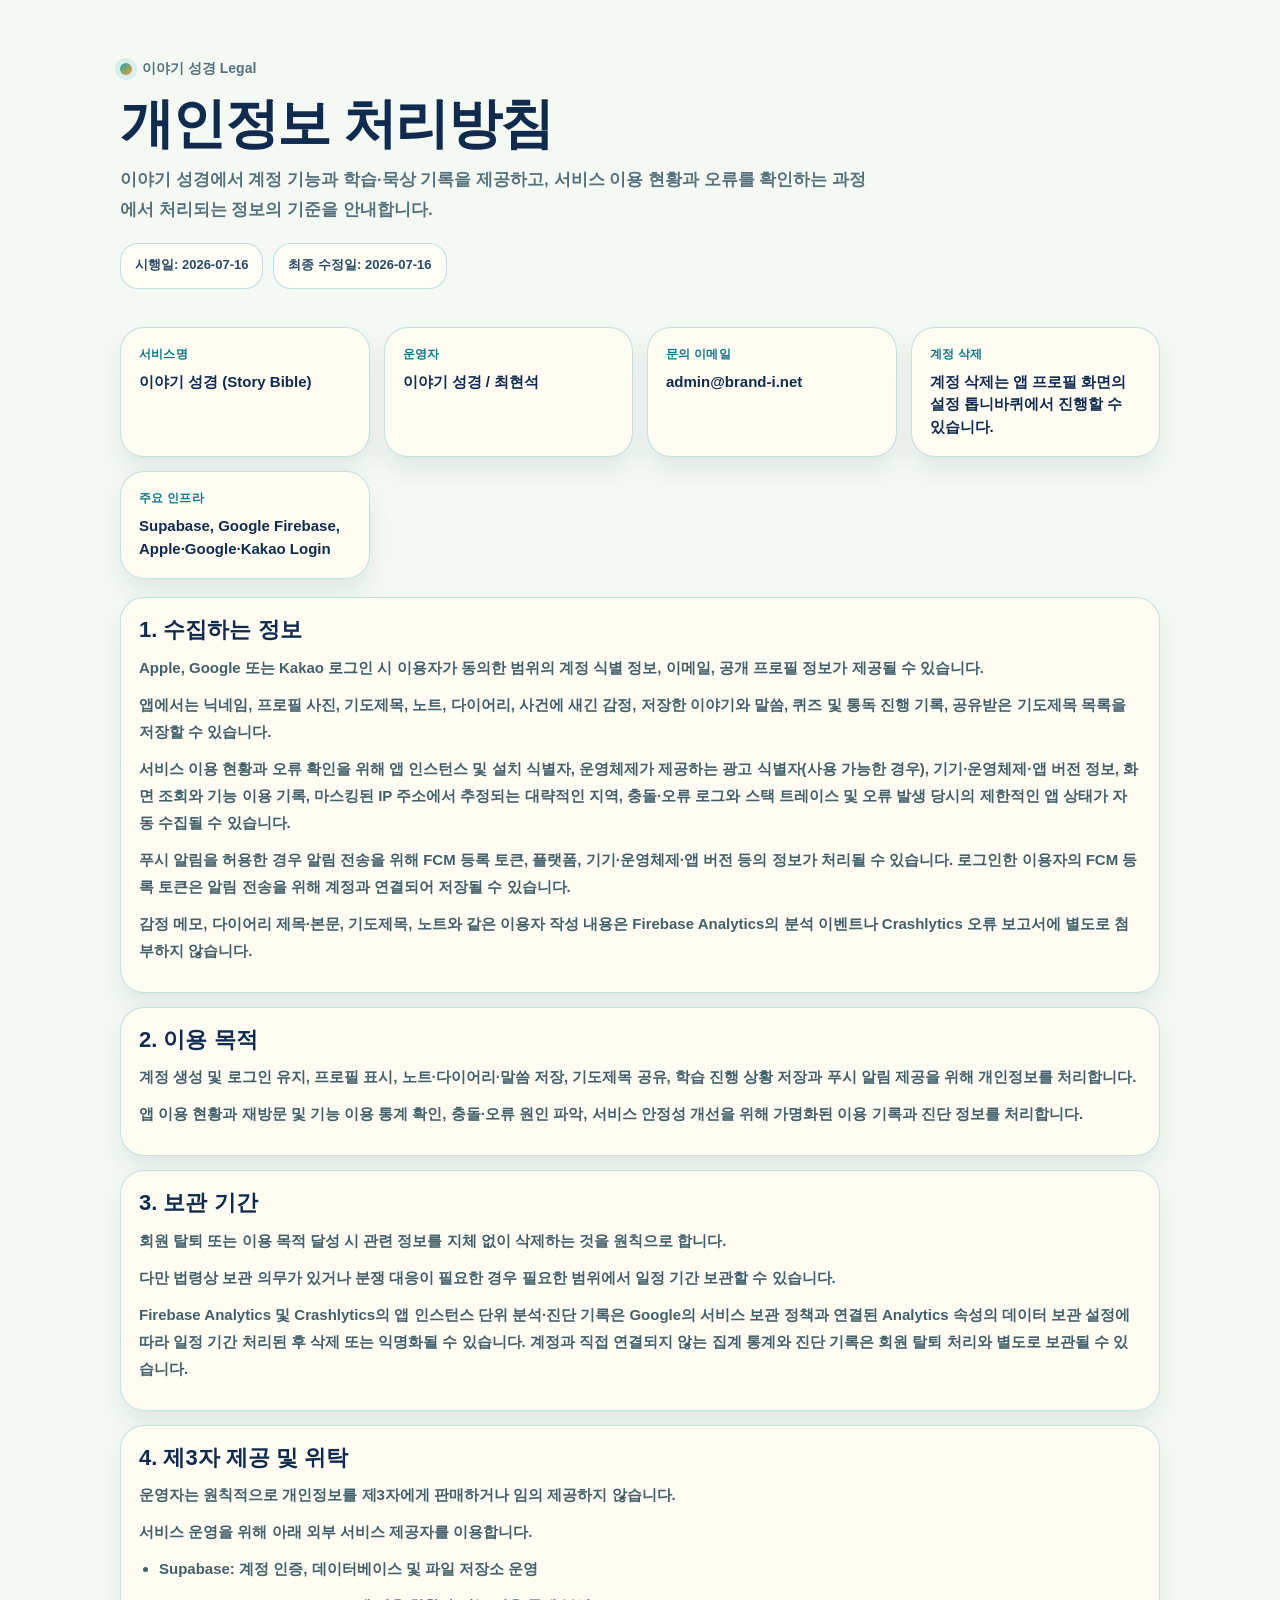
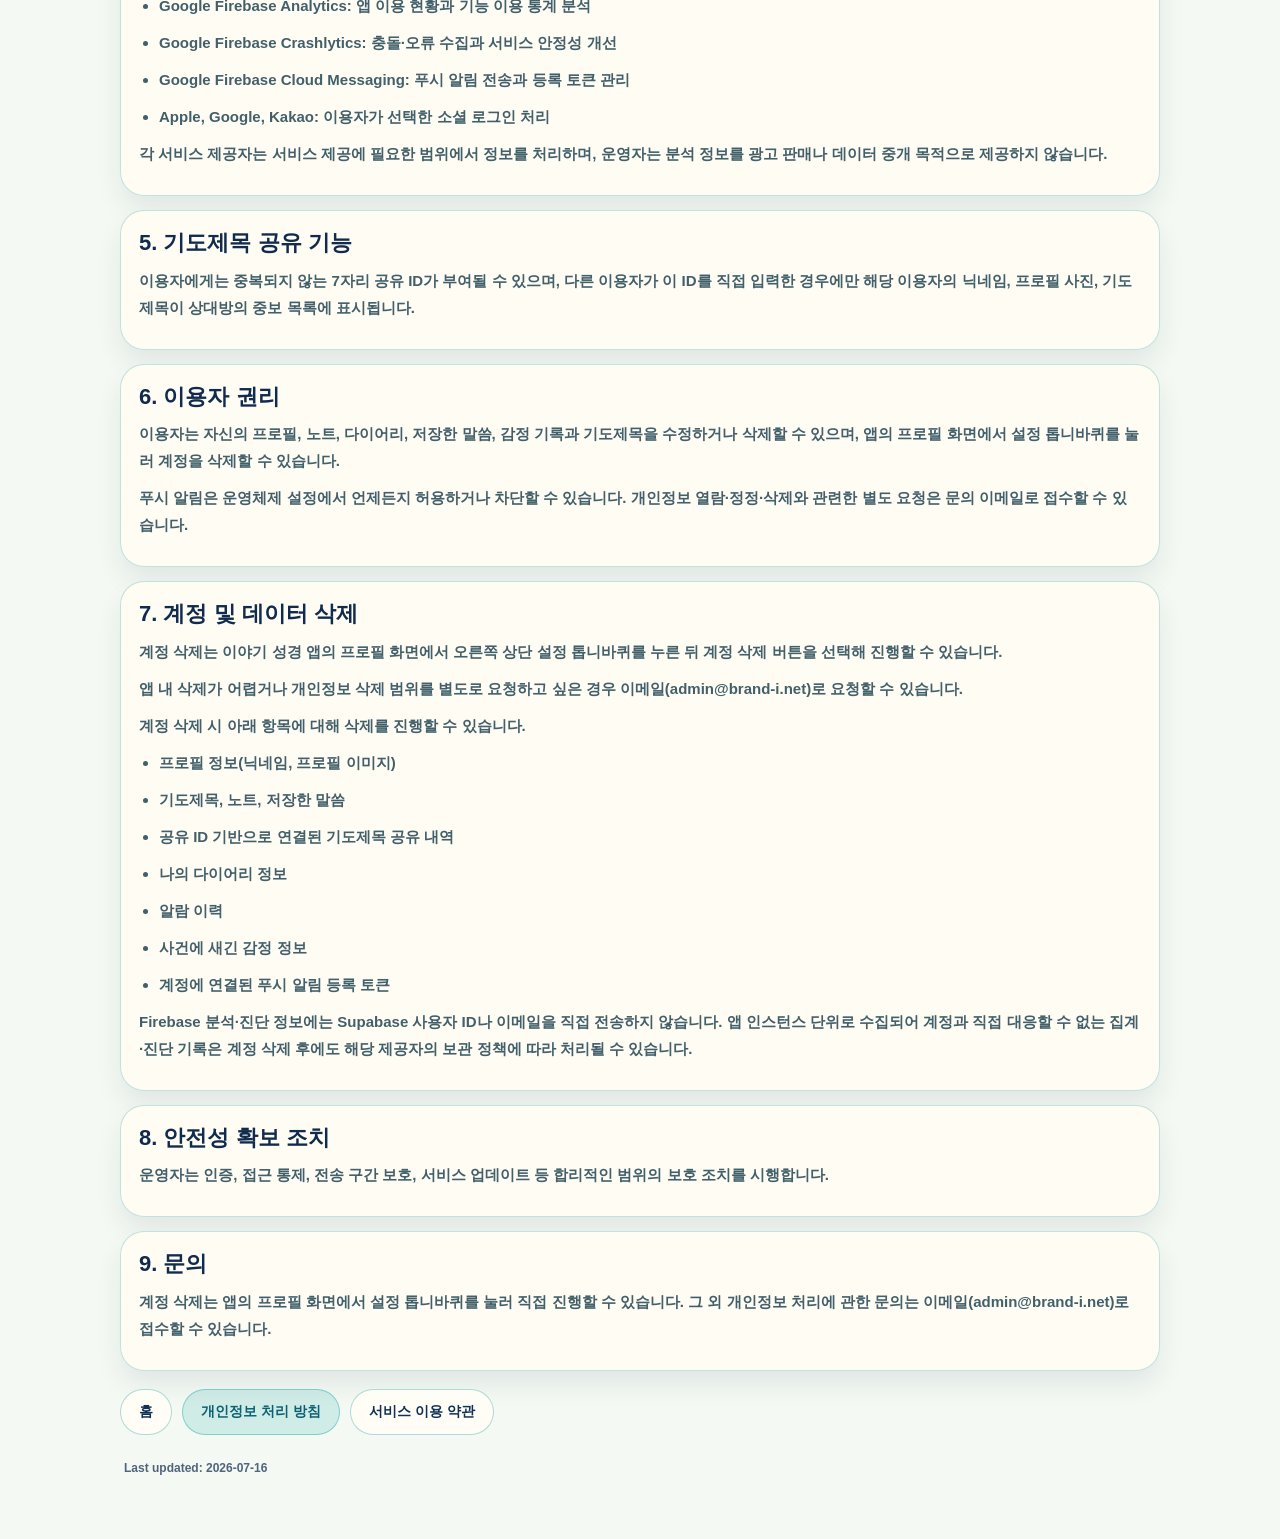
<file: privacy-policy.html>
<!doctype html>
<html lang="ko">
  <head>
    <meta charset="utf-8" />
    <meta name="viewport" content="width=device-width, initial-scale=1" />
    <title>이야기 성경 개인정보 처리방침</title>
    <meta
      name="description"
      content="이야기 성경의 개인정보 수집, 이용 목적, 보관 기간, 계정 및 데이터 삭제 방법을 안내합니다."
    />
    <link
      rel="canonical"
      href="https://brand-i-admin.github.io/story-bible-pages/privacy-policy.html"
    />
    <link rel="icon" type="image/png" href="./assets/logo.png" />
    <link rel="apple-touch-icon" href="./assets/logo.png" />
    <meta name="robots" content="index,follow" />
    <link rel="stylesheet" href="./styles.css" />
  </head>
  <body>
    <main class="shell">
      <section class="hero">
        <div class="brand">
          <span class="brand-mark"></span>
          <span>이야기 성경 Legal</span>
        </div>
        <h1>개인정보 처리방침</h1>
        <p class="summary">
          이야기 성경에서 계정 기능과 학습·묵상 기록을 제공하고, 서비스 이용 현황과 오류를
          확인하는 과정에서 처리되는 정보의 기준을 안내합니다.
        </p>
        <div class="meta-row">
          <span class="meta-pill">시행일: 2026-07-16</span>
          <span class="meta-pill">최종 수정일: 2026-07-16</span>
        </div>
      </section>

      <div class="info-grid">
        <article class="card">
          <p class="card-label">서비스명</p>
          <p class="card-value">이야기 성경 (Story Bible)</p>
        </article>
        <article class="card">
          <p class="card-label">운영자</p>
          <p class="card-value">이야기 성경 / 최현석</p>
        </article>
        <article class="card">
          <p class="card-label">문의 이메일</p>
          <p class="card-value">admin@brand-i.net</p>
        </article>
        <article class="card">
          <p class="card-label">계정 삭제</p>
          <p class="card-value">계정 삭제는 앱 프로필 화면의 설정 톱니바퀴에서 진행할 수 있습니다.</p>
        </article>
        <article class="card">
          <p class="card-label">주요 인프라</p>
          <p class="card-value">Supabase, Google Firebase, Apple·Google·Kakao Login</p>
        </article>
      </div>

      <section class="section-list">
        <article class="section">
          <h2>1. 수집하는 정보</h2>
          <p>
            Apple, Google 또는 Kakao 로그인 시 이용자가 동의한 범위의 계정 식별 정보, 이메일, 공개 프로필
            정보가 제공될 수 있습니다.
          </p>
          <p>
            앱에서는 닉네임, 프로필 사진, 기도제목, 노트, 다이어리, 사건에 새긴 감정, 저장한 이야기와 말씀,
            퀴즈 및 통독 진행 기록, 공유받은 기도제목 목록을 저장할 수 있습니다.
          </p>
          <p>
            서비스 이용 현황과 오류 확인을 위해 앱 인스턴스 및 설치 식별자, 운영체제가 제공하는 광고
            식별자(사용 가능한 경우), 기기·운영체제·앱 버전 정보, 화면 조회와 기능 이용 기록, 마스킹된 IP
            주소에서 추정되는 대략적인 지역, 충돌·오류 로그와 스택 트레이스 및 오류 발생 당시의 제한적인 앱
            상태가 자동 수집될 수 있습니다.
          </p>
          <p>
            푸시 알림을 허용한 경우 알림 전송을 위해 FCM 등록 토큰, 플랫폼, 기기·운영체제·앱 버전 등의
            정보가 처리될 수 있습니다. 로그인한 이용자의 FCM 등록 토큰은 알림 전송을 위해 계정과 연결되어
            저장될 수 있습니다.
          </p>
          <p>
            감정 메모, 다이어리 제목·본문, 기도제목, 노트와 같은 이용자 작성 내용은 Firebase Analytics의
            분석 이벤트나 Crashlytics 오류 보고서에 별도로 첨부하지 않습니다.
          </p>
        </article>

        <article class="section">
          <h2>2. 이용 목적</h2>
          <p>
            계정 생성 및 로그인 유지, 프로필 표시, 노트·다이어리·말씀 저장, 기도제목 공유, 학습 진행 상황
            저장과 푸시 알림 제공을 위해 개인정보를 처리합니다.
          </p>
          <p>
            앱 이용 현황과 재방문 및 기능 이용 통계 확인, 충돌·오류 원인 파악, 서비스 안정성 개선을 위해
            가명화된 이용 기록과 진단 정보를 처리합니다.
          </p>
        </article>

        <article class="section">
          <h2>3. 보관 기간</h2>
          <p>
            회원 탈퇴 또는 이용 목적 달성 시 관련 정보를 지체 없이 삭제하는 것을 원칙으로 합니다.
          </p>
          <p>
            다만 법령상 보관 의무가 있거나 분쟁 대응이 필요한 경우 필요한 범위에서 일정 기간 보관할 수
            있습니다.
          </p>
          <p>
            Firebase Analytics 및 Crashlytics의 앱 인스턴스 단위 분석·진단 기록은 Google의 서비스 보관
            정책과 연결된 Analytics 속성의 데이터 보관 설정에 따라 일정 기간 처리된 후 삭제 또는
            익명화될 수 있습니다. 계정과 직접 연결되지 않는 집계 통계와 진단 기록은 회원 탈퇴 처리와 별도로
            보관될 수 있습니다.
          </p>
        </article>

        <article class="section">
          <h2>4. 제3자 제공 및 위탁</h2>
          <p>
            운영자는 원칙적으로 개인정보를 제3자에게 판매하거나 임의 제공하지 않습니다.
          </p>
          <p>
            서비스 운영을 위해 아래 외부 서비스 제공자를 이용합니다.
          </p>
          <ul>
            <li>Supabase: 계정 인증, 데이터베이스 및 파일 저장소 운영</li>
            <li>Google Firebase Analytics: 앱 이용 현황과 기능 이용 통계 분석</li>
            <li>Google Firebase Crashlytics: 충돌·오류 수집과 서비스 안정성 개선</li>
            <li>Google Firebase Cloud Messaging: 푸시 알림 전송과 등록 토큰 관리</li>
            <li>Apple, Google, Kakao: 이용자가 선택한 소셜 로그인 처리</li>
          </ul>
          <p>
            각 서비스 제공자는 서비스 제공에 필요한 범위에서 정보를 처리하며, 운영자는 분석 정보를 광고
            판매나 데이터 중개 목적으로 제공하지 않습니다.
          </p>
        </article>

        <article class="section">
          <h2>5. 기도제목 공유 기능</h2>
          <p>
            이용자에게는 중복되지 않는 7자리 공유 ID가 부여될 수 있으며, 다른 이용자가 이 ID를 직접 입력한
            경우에만 해당 이용자의 닉네임, 프로필 사진, 기도제목이 상대방의 중보 목록에 표시됩니다.
          </p>
        </article>

        <article class="section">
          <h2>6. 이용자 권리</h2>
          <p>
            이용자는 자신의 프로필, 노트, 다이어리, 저장한 말씀, 감정 기록과 기도제목을 수정하거나 삭제할 수
            있으며, 앱의 프로필 화면에서 설정 톱니바퀴를 눌러 계정을 삭제할 수 있습니다.
          </p>
          <p>
            푸시 알림은 운영체제 설정에서 언제든지 허용하거나 차단할 수 있습니다. 개인정보 열람·정정·삭제와
            관련한 별도 요청은 문의 이메일로 접수할 수 있습니다.
          </p>
        </article>

        <article class="section">
          <h2>7. 계정 및 데이터 삭제</h2>
          <p>
            계정 삭제는 이야기 성경 앱의 프로필 화면에서 오른쪽 상단 설정 톱니바퀴를 누른 뒤 계정 삭제
            버튼을 선택해 진행할 수 있습니다.
          </p>
          <p>
            앱 내 삭제가 어렵거나 개인정보 삭제 범위를 별도로 요청하고 싶은 경우 이메일(admin@brand-i.net)로
            요청할 수 있습니다.
          </p>
          <p>계정 삭제 시 아래 항목에 대해 삭제를 진행할 수 있습니다.</p>
          <ul>
            <li>프로필 정보(닉네임, 프로필 이미지)</li>
            <li>기도제목, 노트, 저장한 말씀</li>
            <li>공유 ID 기반으로 연결된 기도제목 공유 내역</li>
            <li>나의 다이어리 정보</li>
            <li>알람 이력</li>
            <li>사건에 새긴 감정 정보</li>
            <li>계정에 연결된 푸시 알림 등록 토큰</li>
          </ul>
          <p>
            Firebase 분석·진단 정보에는 Supabase 사용자 ID나 이메일을 직접 전송하지 않습니다. 앱 인스턴스
            단위로 수집되어 계정과 직접 대응할 수 없는 집계·진단 기록은 계정 삭제 후에도 해당 제공자의 보관
            정책에 따라 처리될 수 있습니다.
          </p>
        </article>

        <article class="section">
          <h2>8. 안전성 확보 조치</h2>
          <p>
            운영자는 인증, 접근 통제, 전송 구간 보호, 서비스 업데이트 등 합리적인 범위의 보호 조치를 시행합니다.
          </p>
        </article>

        <article class="section">
          <h2>9. 문의</h2>
          <p>
            계정 삭제는 앱의 프로필 화면에서 설정 톱니바퀴를 눌러 직접 진행할 수 있습니다.
            그 외 개인정보 처리에 관한 문의는 이메일(admin@brand-i.net)로 접수할 수 있습니다.
          </p>
        </article>
      </section>

      <div class="link-row">
        <a class="button-link" href="./index.html">홈</a>
        <span class="button-link is-current" aria-current="page">개인정보 처리 방침</span>
        <a class="button-link" href="./terms-of-service.html">서비스 이용 약관</a>
      </div>

      <p class="footer">Last updated: 2026-07-16</p>
    </main>
  </body>
</html>
</file>
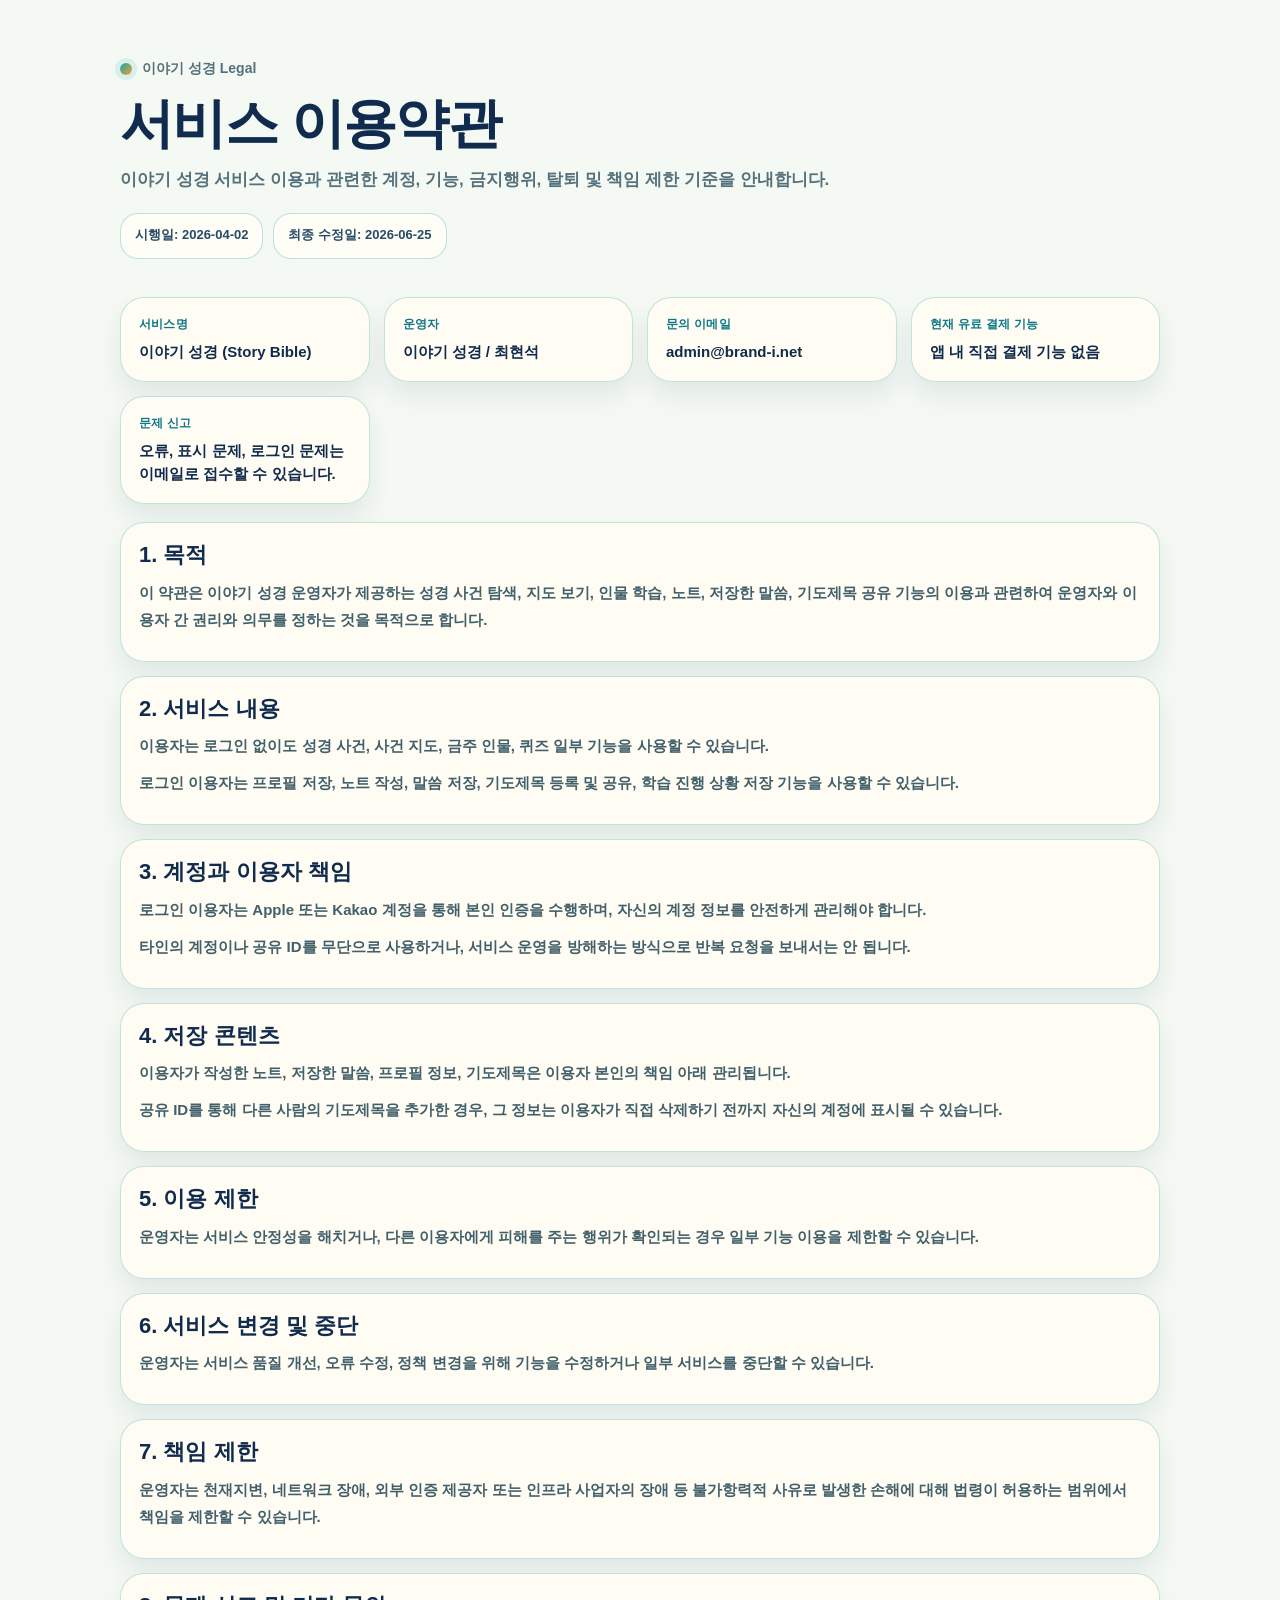
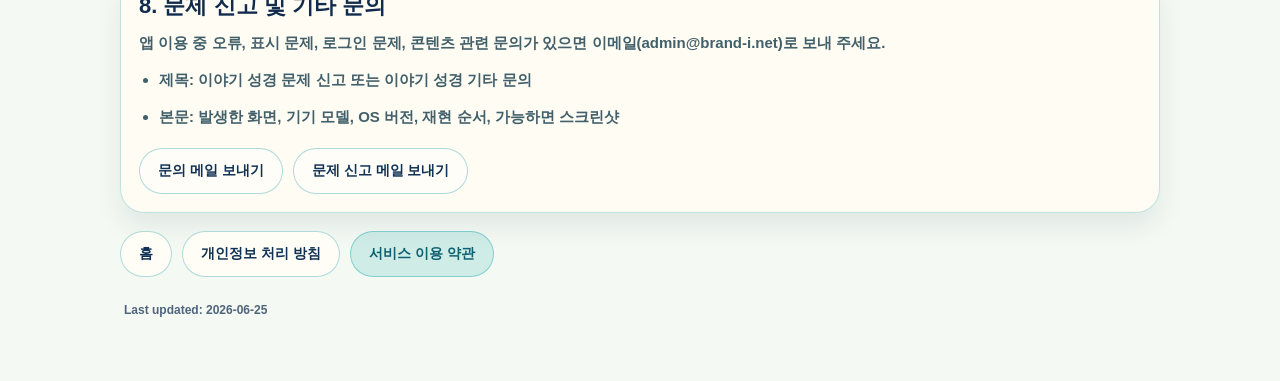
<file: terms-of-service.html>
<!doctype html>
<html lang="ko">
  <head>
    <meta charset="utf-8" />
    <meta name="viewport" content="width=device-width, initial-scale=1" />
    <title>이야기 성경 서비스 이용약관</title>
    <meta
      name="description"
      content="이야기 성경의 계정, 서비스 기능, 이용 제한, 문제 신고, 탈퇴 및 책임 제한 기준을 안내합니다."
    />
    <link
      rel="canonical"
      href="https://brand-i-admin.github.io/story-bible-pages/terms-of-service.html"
    />
    <link rel="icon" type="image/png" href="./assets/logo.png" />
    <link rel="apple-touch-icon" href="./assets/logo.png" />
    <meta name="robots" content="index,follow" />
    <link rel="stylesheet" href="./styles.css" />
  </head>
  <body>
    <main class="shell">
      <section class="hero">
        <div class="brand">
          <span class="brand-mark"></span>
          <span>이야기 성경 Legal</span>
        </div>
        <h1>서비스 이용약관</h1>
        <p class="summary">
          이야기 성경 서비스 이용과 관련한 계정, 기능, 금지행위, 탈퇴 및 책임 제한 기준을
          안내합니다.
        </p>
        <div class="meta-row">
          <span class="meta-pill">시행일: 2026-04-02</span>
          <span class="meta-pill">최종 수정일: 2026-06-25</span>
        </div>
      </section>

      <div class="info-grid">
        <article class="card">
          <p class="card-label">서비스명</p>
          <p class="card-value">이야기 성경 (Story Bible)</p>
        </article>
        <article class="card">
          <p class="card-label">운영자</p>
          <p class="card-value">이야기 성경 / 최현석</p>
        </article>
        <article class="card">
          <p class="card-label">문의 이메일</p>
          <p class="card-value">admin@brand-i.net</p>
        </article>
        <article class="card">
          <p class="card-label">현재 유료 결제 기능</p>
          <p class="card-value">앱 내 직접 결제 기능 없음</p>
        </article>
        <article class="card">
          <p class="card-label">문제 신고</p>
          <p class="card-value">오류, 표시 문제, 로그인 문제는 이메일로 접수할 수 있습니다.</p>
        </article>
      </div>

      <section class="section-list">
        <article class="section">
          <h2>1. 목적</h2>
          <p>
            이 약관은 이야기 성경 운영자가 제공하는 성경 사건 탐색, 지도 보기, 인물 학습,
            노트, 저장한 말씀, 기도제목 공유 기능의 이용과 관련하여 운영자와 이용자 간 권리와 의무를 정하는
            것을 목적으로 합니다.
          </p>
        </article>

        <article class="section">
          <h2>2. 서비스 내용</h2>
          <p>
            이용자는 로그인 없이도 성경 사건, 사건 지도, 금주 인물, 퀴즈 일부 기능을 사용할 수 있습니다.
          </p>
          <p>
            로그인 이용자는 프로필 저장, 노트 작성, 말씀 저장, 기도제목 등록 및 공유, 학습 진행 상황 저장
            기능을 사용할 수 있습니다.
          </p>
        </article>

        <article class="section">
          <h2>3. 계정과 이용자 책임</h2>
          <p>
            로그인 이용자는 Apple 또는 Kakao 계정을 통해 본인 인증을 수행하며, 자신의 계정 정보를 안전하게
            관리해야 합니다.
          </p>
          <p>
            타인의 계정이나 공유 ID를 무단으로 사용하거나, 서비스 운영을 방해하는 방식으로 반복 요청을 보내서는
            안 됩니다.
          </p>
        </article>

        <article class="section">
          <h2>4. 저장 콘텐츠</h2>
          <p>
            이용자가 작성한 노트, 저장한 말씀, 프로필 정보, 기도제목은 이용자 본인의 책임 아래 관리됩니다.
          </p>
          <p>
            공유 ID를 통해 다른 사람의 기도제목을 추가한 경우, 그 정보는 이용자가 직접 삭제하기 전까지 자신의
            계정에 표시될 수 있습니다.
          </p>
        </article>

        <article class="section">
          <h2>5. 이용 제한</h2>
          <p>
            운영자는 서비스 안정성을 해치거나, 다른 이용자에게 피해를 주는 행위가 확인되는 경우 일부 기능 이용을
            제한할 수 있습니다.
          </p>
        </article>

        <article class="section">
          <h2>6. 서비스 변경 및 중단</h2>
          <p>
            운영자는 서비스 품질 개선, 오류 수정, 정책 변경을 위해 기능을 수정하거나 일부 서비스를 중단할 수
            있습니다.
          </p>
        </article>

        <article class="section">
          <h2>7. 책임 제한</h2>
          <p>
            운영자는 천재지변, 네트워크 장애, 외부 인증 제공자 또는 인프라 사업자의 장애 등 불가항력적 사유로
            발생한 손해에 대해 법령이 허용하는 범위에서 책임을 제한할 수 있습니다.
          </p>
        </article>

        <article class="section">
          <h2>8. 문제 신고 및 기타 문의</h2>
          <p>
            앱 이용 중 오류, 표시 문제, 로그인 문제, 콘텐츠 관련 문의가 있으면 이메일(admin@brand-i.net)로
            보내 주세요.
          </p>
          <ul>
            <li>제목: 이야기 성경 문제 신고 또는 이야기 성경 기타 문의</li>
            <li>본문: 발생한 화면, 기기 모델, OS 버전, 재현 순서, 가능하면 스크린샷</li>
          </ul>
          <div class="link-row section-actions">
            <a class="button-link" href="mailto:admin@brand-i.net?subject=Story%20Bible%20%EB%AC%B8%EC%9D%98">문의 메일 보내기</a>
            <a class="button-link" href="mailto:admin@brand-i.net?subject=Story%20Bible%20%EB%AC%B8%EC%A0%9C%20%EC%8B%A0%EA%B3%A0">문제 신고 메일 보내기</a>
          </div>
        </article>
      </section>

      <div class="link-row">
        <a class="button-link" href="./index.html">홈</a>
        <a class="button-link" href="./privacy-policy.html">개인정보 처리 방침</a>
        <span class="button-link is-current" aria-current="page">서비스 이용 약관</span>
      </div>

      <p class="footer">Last updated: 2026-06-25</p>
    </main>
  </body>
</html>
</file>
<file: styles.css>
:root {
  --bg-top: #eefaf9;
  --bg-bottom: #f8edcf;
  --paper: rgba(255, 252, 244, 0.94);
  --paper-strong: rgba(255, 253, 247, 0.98);
  --line: rgba(18, 150, 162, 0.34);
  --text: #102b4d;
  --muted: #55717c;
  --accent: #14a6a9;
  --accent-olive: #86b85f;
  --accent-warm: #f2a12a;
  --shadow: rgba(8, 42, 68, 0.16);
  --shadow-soft: rgba(8, 42, 68, 0.09);
  --hero-brown: #0f3155;
  --hero-cream: #f8feff;
}

* {
  box-sizing: border-box;
}

html,
body {
  margin: 0;
  padding: 0;
  min-height: 100%;
  font-family: "Pretendard", "Apple SD Gothic Neo", "Noto Sans KR", sans-serif;
  color: var(--text);
  background: #f4f9f3;
  overflow-wrap: break-word;
}

html {
  scroll-behavior: smooth;
}

body::before {
  content: none;
}

.page {
  position: relative;
}

.top-nav {
  position: sticky;
  top: 0;
  z-index: 20;
  padding: 14px 20px 0;
}

.top-nav-inner {
  display: flex;
  flex-wrap: wrap;
  align-items: center;
  justify-content: space-between;
  gap: 16px;
  max-width: 1080px;
  margin: 0 auto;
  padding: 12px 16px;
  border: 1px solid rgba(18, 150, 162, 0.14);
  border-radius: 999px;
  background: linear-gradient(135deg, rgba(231, 247, 246, 0.62), rgba(250, 239, 203, 0.46));
  box-shadow: 0 12px 26px rgba(8, 42, 68, 0.06);
  backdrop-filter: blur(16px);
}

.top-nav-brand {
  display: inline-flex;
  align-items: center;
  gap: 10px;
  color: #0f3155;
  text-decoration: none;
  font-size: 14px;
  font-weight: 900;
}

.top-nav-links {
  display: flex;
  flex-wrap: wrap;
  justify-content: flex-end;
  gap: 10px;
}

.top-nav-link {
  display: inline-flex;
  align-items: center;
  min-height: 40px;
  padding: 0 14px;
  border-radius: 999px;
  border: 1px solid rgba(18, 150, 162, 0.16);
  background: rgba(255, 253, 247, 0.48);
  color: #284b66;
  text-decoration: none;
  font-size: 13px;
  font-weight: 800;
}

.top-nav-link:hover {
  border-color: rgba(242, 161, 42, 0.44);
  background: rgba(255, 250, 239, 0.96);
}

.top-nav-link.is-current-map {
  border-color: rgba(20, 166, 169, 0.34);
  background: linear-gradient(135deg, rgba(226, 247, 246, 0.72), rgba(255, 253, 247, 0.62));
  color: #0f3155;
  box-shadow:
    0 8px 18px rgba(8, 42, 68, 0.06),
    inset 0 0 0 1px rgba(255, 253, 247, 0.48);
}

.section-band {
  position: relative;
  overflow: hidden;
  scroll-margin-top: 96px;
}

.section-band::before {
  content: "";
  position: absolute;
  inset: 0;
  pointer-events: none;
  opacity: 0.9;
}

.band-hero {
  background:
    linear-gradient(135deg, #f5fcfb 0%, #d9f3f4 38%, #f8efcf 76%, #ffd58f 100%);
}

.band-hero::before {
  background:
    linear-gradient(115deg, rgba(255, 255, 255, 0.64) 0%, transparent 36%),
    linear-gradient(290deg, rgba(20, 166, 169, 0.12) 0%, transparent 44%);
  opacity: 0.72;
}

.band-flow {
  background:
    linear-gradient(180deg, #f7fefd 0%, #e7f5e8 100%);
}

.band-flow::before {
  background:
    linear-gradient(130deg, rgba(255, 255, 255, 0.72) 0%, transparent 34%),
    linear-gradient(305deg, rgba(242, 161, 42, 0.11) 0%, transparent 42%);
}

.band-examples {
  background:
    linear-gradient(180deg, #e3f6f6 0%, #f5edcf 46%, #fff8e8 100%);
}

.band-examples::before {
  background:
    linear-gradient(120deg, rgba(255, 255, 255, 0.58) 0%, transparent 32%),
    linear-gradient(290deg, rgba(20, 166, 169, 0.1) 0%, transparent 40%);
}

.band-showcase {
  background:
    linear-gradient(140deg, rgba(255, 253, 247, 0.92) 0%, transparent 42%),
    linear-gradient(180deg, #f9fbf2 0%, #e5f5f3 100%);
}

.band-showcase::before {
  background:
    linear-gradient(115deg, rgba(255, 255, 255, 0.38) 0%, transparent 34%),
    linear-gradient(300deg, rgba(134, 184, 95, 0.1) 0%, transparent 42%);
}

.band-legal {
  background:
    linear-gradient(180deg, rgba(255, 255, 255, 0.76) 0%, transparent 34%),
    linear-gradient(180deg, #fffdf7 0%, #edf6ee 100%);
}

.band-legal::before {
  background: linear-gradient(300deg, rgba(242, 161, 42, 0.08) 0%, transparent 38%);
}

.band-faq {
  background:
    linear-gradient(180deg, #f8fefd 0%, #f6ecd0 100%);
}

.band-faq::before {
  background:
    linear-gradient(125deg, rgba(255, 255, 255, 0.58) 0%, transparent 36%),
    linear-gradient(300deg, rgba(134, 184, 95, 0.12) 0%, transparent 40%);
}

.shell {
  position: relative;
  z-index: 1;
  max-width: 1080px;
  margin: 0 auto;
  padding: 40px 20px 64px;
}

.band-flow .shell {
  padding-bottom: 86px;
}

.band-examples .shell {
  padding-top: 78px;
  padding-bottom: 86px;
}

.promo-hero,
.showcase,
.hero {
  padding: 20px 0;
  border: 0;
  border-radius: 0;
  background: transparent;
  box-shadow: none;
}

.promo-hero {
  position: relative;
  overflow: visible;
  min-height: 600px;
  color: var(--text);
}

.promo-hero .brand,
.promo-hero .summary,
.promo-hero .eyebrow,
.promo-hero .meta-pill {
  color: rgba(16, 43, 77, 0.9);
}

.promo-hero .meta-pill {
  border-color: rgba(18, 150, 162, 0.24);
  background: rgba(255, 253, 247, 0.58);
  box-shadow: 0 10px 20px rgba(8, 42, 68, 0.08);
}

.promo-hero .brand-mark {
  box-shadow: 0 0 0 5px rgba(20, 166, 169, 0.16);
}

.intro-grid {
  display: grid;
  grid-template-columns: minmax(0, 1fr) minmax(340px, 460px);
  gap: 28px;
  align-items: center;
  margin-top: 12px;
  min-width: 0;
}

.intro-copy {
  position: relative;
  z-index: 1;
  min-width: 0;
}

.promo-hero h1 {
  max-width: 660px;
  font-size: clamp(42px, 5.6vw, 70px);
  line-height: 1.02;
}

.hero-title-lockup {
  display: flex;
  align-items: center;
  gap: 18px;
  max-width: 760px;
  min-width: 0;
}

.hero-logo {
  flex: 0 0 auto;
  width: clamp(60px, 7vw, 86px);
  height: clamp(60px, 7vw, 86px);
  border-radius: 22px;
  box-shadow: 0 18px 28px rgba(8, 42, 68, 0.18);
}

.eyebrow {
  margin: 0 0 14px;
  font-size: 13px;
  font-weight: 900;
  letter-spacing: 0.14em;
  text-transform: uppercase;
  color: #0d7788;
}

.intro-summary {
  max-width: 640px;
  font-size: clamp(19px, 2vw, 25px);
  line-height: 1.5;
  color: #0f4f70;
}

.intro-detail {
  max-width: 560px;
  margin: 18px 0 0;
  font-size: 16px;
  line-height: 1.8;
  color: #42606a;
  font-weight: 700;
}

.intro-detail-soft {
  margin-top: 8px;
  color: #607983;
}

.intro-visual {
  justify-self: end;
  width: 94%;
  aspect-ratio: 1 / 1.06;
  min-width: 0;
  margin: 0;
  padding: 8px;
  border-radius: 24px;
  border: 1px solid rgba(18, 150, 162, 0.22);
  background: rgba(255, 253, 247, 0.62);
  box-shadow: 0 24px 44px rgba(8, 42, 68, 0.16);
  backdrop-filter: blur(6px);
  overflow: hidden;
}

.intro-visual img {
  display: block;
  width: 100%;
  height: 100%;
  max-width: 100%;
  border-radius: 18px;
  object-fit: cover;
  object-position: center;
}

.brand {
  display: inline-flex;
  align-items: center;
  gap: 10px;
  margin-bottom: 18px;
  font-size: 14px;
  font-weight: 800;
  color: var(--muted);
}

.brand-mark {
  width: 12px;
  height: 12px;
  border-radius: 999px;
  background: linear-gradient(135deg, var(--accent), var(--accent-warm));
  box-shadow: 0 0 0 5px rgba(20, 166, 169, 0.12);
}

h1 {
  margin: 0;
  font-size: clamp(34px, 6vw, 54px);
  line-height: 1.02;
  letter-spacing: -0.03em;
}

.summary {
  margin: 14px 0 0;
  max-width: 760px;
  font-size: 17px;
  line-height: 1.75;
  color: var(--muted);
  font-weight: 700;
}

.meta-row,
.link-row {
  display: flex;
  flex-wrap: wrap;
  gap: 10px;
  margin-top: 18px;
}

.meta-pill {
  display: inline-flex;
  align-items: center;
  min-height: 46px;
  padding: 10px 14px;
  border-radius: 18px;
  border: 1px solid rgba(18, 150, 162, 0.28);
  background: rgba(255, 253, 247, 0.9);
  font-size: 13px;
  font-weight: 800;
  line-height: 1.45;
  color: #284b66;
}

.store-actions {
  display: grid;
  grid-template-columns: repeat(3, minmax(0, 1fr));
  gap: 10px;
  width: min(100%, 620px);
  margin-top: 24px;
}

.store-button {
  appearance: none;
  display: inline-flex;
  align-items: center;
  justify-content: flex-start;
  gap: 10px;
  min-height: 62px;
  min-width: 0;
  padding: 11px 14px;
  border: 1px solid rgba(255, 253, 247, 0.38);
  border-radius: 18px;
  box-shadow: 0 18px 30px rgba(8, 42, 68, 0.16);
  color: #fffdf7;
  font: inherit;
  text-align: left;
  text-decoration: none;
  cursor: pointer;
  transition:
    transform 160ms ease,
    box-shadow 160ms ease,
    border-color 160ms ease;
}

.store-button:hover {
  transform: translateY(-2px);
  border-color: rgba(255, 253, 247, 0.58);
  box-shadow: 0 22px 38px rgba(8, 42, 68, 0.2);
}

.store-button:focus-visible {
  outline: 3px solid rgba(20, 166, 169, 0.42);
  outline-offset: 3px;
}

.store-button-primary {
  background: linear-gradient(135deg, #071d3d, #0f3155);
}

.store-button-secondary {
  background: linear-gradient(135deg, #0a7890, #18a58f);
}

.store-button-instagram {
  background: linear-gradient(135deg, #4355c7 0%, #c13584 50%, #f59a27 100%);
}

.store-icon {
  flex: 0 0 auto;
  width: 24px;
  height: 24px;
  fill: none;
  stroke: currentColor;
  stroke-width: 2;
  stroke-linecap: round;
  stroke-linejoin: round;
}

.store-button span {
  display: grid;
  gap: 3px;
  min-width: 0;
}

.store-button strong,
.store-button small {
  display: block;
  overflow: hidden;
  text-overflow: ellipsis;
  white-space: nowrap;
}

.store-button strong {
  font-size: 15px;
  font-weight: 900;
  line-height: 1.15;
}

.store-button small {
  font-size: 12px;
  font-weight: 800;
  line-height: 1.25;
  color: rgba(255, 253, 247, 0.78);
}

.showcase {
  background: transparent;
}

.story-flow {
  padding: 20px 0;
}

.section-header {
  max-width: 900px;
}

.section-header h2 {
  margin: 0;
  font-size: 42px;
  line-height: 1.08;
  letter-spacing: -0.03em;
}

.section-summary {
  margin: 14px 0 0;
  font-size: 17px;
  line-height: 1.75;
  color: var(--muted);
  font-weight: 700;
}

.flow-header {
  max-width: 940px;
}

.flow-layout {
  display: grid;
  grid-template-columns: 1fr;
  gap: 0;
  align-items: start;
  margin-top: 30px;
}

.flow-steps {
  display: grid;
  grid-template-columns: repeat(2, minmax(0, 1fr));
  gap: 12px;
  min-width: 0;
}

.flow-step {
  display: grid;
  grid-template-columns: 48px minmax(0, 1fr);
  gap: 14px;
  align-items: start;
  padding: 18px;
  border: 1px solid rgba(18, 150, 162, 0.22);
  border-radius: 8px;
  background: rgba(255, 253, 247, 0.82);
  box-shadow: 0 14px 28px rgba(8, 42, 68, 0.07);
}

.flow-step-index {
  display: inline-flex;
  align-items: center;
  justify-content: center;
  width: 42px;
  height: 42px;
  border-radius: 8px;
  background: linear-gradient(135deg, rgba(15, 49, 85, 0.98), rgba(20, 166, 169, 0.88));
  color: #f8feff;
  font-size: 13px;
  font-weight: 900;
  letter-spacing: 0.04em;
}

.flow-step h3 {
  margin: 0;
  color: var(--hero-brown);
  font-size: 20px;
  line-height: 1.22;
  letter-spacing: -0.02em;
}

.flow-step p {
  margin: 8px 0 0;
  color: #42606a;
  font-size: 15px;
  font-weight: 700;
  line-height: 1.72;
}

.flow-visuals {
  display: grid;
  grid-template-columns: repeat(3, minmax(0, 1fr));
  gap: 12px;
  align-items: start;
  justify-items: center;
  width: 100%;
  max-width: 100%;
  min-width: 0;
  padding: 18px;
  border: 1px solid rgba(18, 150, 162, 0.22);
  border-radius: 8px;
  background: rgba(255, 253, 247, 0.74);
  box-shadow: 0 14px 28px rgba(8, 42, 68, 0.07);
  overflow: hidden;
}

.flow-device {
  display: grid;
  justify-items: center;
  gap: 8px;
  min-width: 0;
  margin: 0;
}

.flow-device-map {
  grid-column: 1 / -1;
}

.flow-device .device-frame {
  width: min(100%, 96px);
  aspect-ratio: 983 / 2023;
  padding: 5px;
  border-radius: 24px;
  overflow: hidden;
}

.flow-device-map .device-frame {
  width: min(100%, 170px);
  padding: 7px;
  border-radius: 30px;
}

.flow-device .device-frame img {
  height: 100%;
  object-fit: cover;
  border-radius: 19px;
}

.flow-device-map .device-frame img {
  border-radius: 24px;
}

.flow-device figcaption {
  margin: 0;
  color: #55717c;
  font-size: 12px;
  font-weight: 900;
  line-height: 1.35;
  text-align: center;
}

.flow-benefits {
  display: grid;
  grid-template-columns: repeat(3, minmax(0, 1fr));
  gap: 12px;
  margin-top: 26px;
}

.flow-benefit {
  min-width: 0;
  padding: 16px;
  border: 1px solid rgba(18, 150, 162, 0.22);
  border-radius: 8px;
  background: rgba(255, 253, 247, 0.74);
}

.flow-benefit strong {
  display: block;
  color: #0d7788;
  font-size: 15px;
  font-weight: 900;
  line-height: 1.3;
}

.flow-benefit span {
  display: block;
  margin-top: 7px;
  color: #42606a;
  font-size: 14px;
  font-weight: 700;
  line-height: 1.6;
}

.flow-audience {
  display: grid;
  grid-template-columns: 170px minmax(0, 1fr);
  gap: 14px;
  align-items: start;
  margin-top: 14px;
  padding: 16px;
  border: 1px solid rgba(18, 150, 162, 0.22);
  border-radius: 8px;
  background: rgba(255, 253, 247, 0.7);
}

.flow-audience-label {
  margin: 0;
  color: var(--hero-brown);
  font-size: 14px;
  font-weight: 900;
  line-height: 1.5;
}

.flow-audience-list {
  display: flex;
  flex-wrap: wrap;
  gap: 8px;
  min-width: 0;
}

.flow-audience-list span {
  display: inline-flex;
  align-items: center;
  min-height: 36px;
  padding: 8px 11px;
  border: 1px solid rgba(18, 150, 162, 0.24);
  border-radius: 999px;
  background: rgba(246, 254, 253, 0.88);
  color: #284b66;
  font-size: 13px;
  font-weight: 800;
  line-height: 1.45;
}

.seo-faq {
  padding: 20px 0;
}

.seo-faq-header {
  max-width: 860px;
}

.seo-faq-grid {
  display: grid;
  grid-template-columns: repeat(3, minmax(0, 1fr));
  gap: 12px;
  margin-top: 18px;
}

.seo-faq-card {
  min-width: 0;
  padding: 16px;
  border: 1px solid rgba(18, 150, 162, 0.24);
  border-radius: 8px;
  background: rgba(255, 253, 247, 0.78);
}

.seo-faq-card h3 {
  margin: 0;
  color: var(--hero-brown);
  font-size: 17px;
  line-height: 1.32;
  letter-spacing: -0.01em;
}

.seo-faq-card p {
  margin: 9px 0 0;
  color: #42606a;
  font-size: 14px;
  font-weight: 700;
  line-height: 1.65;
}

.home-faq {
  padding: 20px 0;
}

.home-faq-list {
  display: grid;
  gap: 12px;
  margin-top: 24px;
}

.home-faq-item {
  padding: 18px;
  border: 1px solid rgba(18, 150, 162, 0.22);
  border-radius: 8px;
  background: rgba(255, 253, 247, 0.82);
  box-shadow: 0 14px 28px rgba(8, 42, 68, 0.07);
}

.home-faq-item h3 {
  margin: 0;
  color: var(--hero-brown);
  font-size: 19px;
  line-height: 1.32;
  letter-spacing: -0.01em;
}

.home-faq-item p {
  margin: 10px 0 0;
  color: #42606a;
  font-size: 15px;
  font-weight: 700;
  line-height: 1.76;
}

.home-faq-item a {
  color: #0d7788;
  font-weight: 900;
  text-decoration-color: rgba(13, 119, 136, 0.32);
  text-underline-offset: 3px;
}

.flow-examples {
  margin-top: 0;
  scroll-margin-top: 110px;
}

.examples-header {
  max-width: 920px;
}

.example-block {
  display: grid;
  grid-template-columns: minmax(260px, 330px) minmax(0, 1fr);
  gap: 22px;
  align-items: center;
  margin-top: 16px;
  padding: 18px;
  border: 1px solid rgba(18, 150, 162, 0.22);
  border-radius: 8px;
  background: rgba(255, 253, 247, 0.8);
  box-shadow: 0 14px 28px rgba(8, 42, 68, 0.07);
}

.examples-header + .example-block {
  margin-top: 24px;
}

.example-copy {
  min-width: 0;
}

.example-copy h3 {
  margin: 8px 0 0;
  color: var(--hero-brown);
  font-size: 24px;
  line-height: 1.18;
  letter-spacing: -0.02em;
}

.example-copy > p:not(.feature-index) {
  margin: 12px 0 0;
  color: #42606a;
  font-size: 15px;
  font-weight: 700;
  line-height: 1.7;
}

.example-sequence {
  display: grid;
  gap: 8px;
  margin: 14px 0 0;
  padding: 0;
  list-style: none;
}

.example-sequence li {
  padding: 9px 10px;
  border: 1px solid rgba(18, 150, 162, 0.22);
  border-radius: 8px;
  background: rgba(246, 254, 253, 0.64);
  color: #284b66;
  font-size: 13px;
  font-weight: 900;
  line-height: 1.5;
}

.example-shots {
  --example-shot-width: 136px;
  --example-two-flow-width: 320px;
  display: flex;
  gap: 8px;
  align-items: center;
  min-width: 0;
  padding: 0 0 12px;
  background: transparent;
  box-shadow: none;
  overflow-x: auto;
  overflow-y: hidden;
  overscroll-behavior-x: contain;
  scroll-snap-type: x proximity;
  scrollbar-width: thin;
  scrollbar-color: rgba(20, 166, 169, 0.85) rgba(255, 253, 247, 0.9);
}

.example-shots-paired {
  align-items: stretch;
}

.example-pair {
  display: grid;
  flex: 0 0 308px;
  gap: 12px;
  min-width: 0;
}

.example-flow-label {
  display: flex;
  align-items: center;
  justify-content: center;
  min-height: 40px;
  margin: 0;
  padding: 8px 11px;
  border: 1px solid rgba(18, 150, 162, 0.22);
  border-radius: 8px;
  background: rgba(255, 253, 247, 0.86);
  color: #284b66;
  font-size: 13px;
  font-weight: 900;
  line-height: 1.35;
  text-align: center;
}

.example-flow-label-primary {
  border-color: rgba(242, 161, 42, 0.34);
  background: rgba(242, 161, 42, 0.16);
  color: #7a4b0b;
}

.example-flow-label-secondary {
  border-color: rgba(20, 166, 169, 0.32);
  background: rgba(20, 166, 169, 0.14);
  color: #0d6071;
}

.example-pair-row {
  display: flex;
  align-items: center;
  gap: 10px;
  min-width: 0;
}

.example-pair-row .example-shot {
  flex: 0 0 var(--example-shot-width);
}

.example-shots-stacked {
  display: grid;
  gap: 10px;
  padding-bottom: 0;
  overflow: hidden;
}

.example-shots-stacked .example-pair-row {
  padding-bottom: 12px;
  overflow-x: auto;
  overflow-y: hidden;
  overscroll-behavior-x: contain;
  scroll-snap-type: x proximity;
  scrollbar-width: thin;
  scrollbar-color: rgba(20, 166, 169, 0.85) rgba(255, 253, 247, 0.9);
}

.example-shots-two .example-pair-row,
.example-shots-two .example-flow-label {
  width: var(--example-two-flow-width);
  max-width: 100%;
}

.example-shots-stacked .example-pair-row::-webkit-scrollbar {
  height: 9px;
}

.example-shots-stacked .example-pair-row::-webkit-scrollbar-thumb {
  border-radius: 999px;
  background: linear-gradient(90deg, rgba(20, 166, 169, 0.95), rgba(242, 161, 42, 0.9));
}

.example-shots-stacked .example-pair-row::-webkit-scrollbar-track {
  border-radius: 999px;
  background: rgba(255, 253, 247, 0.9);
}

.example-shots::-webkit-scrollbar {
  height: 9px;
}

.example-shots::-webkit-scrollbar-thumb {
  border-radius: 999px;
  background: linear-gradient(90deg, rgba(20, 166, 169, 0.95), rgba(242, 161, 42, 0.9));
}

.example-shots::-webkit-scrollbar-track {
  border-radius: 999px;
  background: rgba(255, 253, 247, 0.9);
}

.example-shot {
  display: grid;
  justify-items: center;
  gap: 8px;
  flex: 0 0 var(--example-shot-width);
  min-width: 0;
  margin: 0;
  scroll-snap-align: start;
}

.example-connector {
  flex: 0 0 28px;
  align-self: center;
  margin-bottom: 0;
  color: rgba(15, 49, 85, 0.72);
  font-size: 34px;
  font-weight: 900;
  line-height: 1;
  text-align: center;
}

.example-separator {
  color: rgba(20, 166, 169, 0.84);
  font-size: 44px;
}

.example-pair-separator {
  transform: translateY(-26px);
}

.example-shot .device-frame {
  width: 100%;
  aspect-ratio: 1179 / 2556;
  padding: 6px;
  border-radius: 28px;
  overflow: hidden;
  box-shadow: none;
}

.example-shot .device-frame img {
  height: 100%;
  object-fit: cover;
  border-radius: 22px;
  box-shadow: none;
}

.example-shot figcaption {
  margin: 0;
  color: #55717c;
  font-size: 12px;
  font-weight: 900;
  line-height: 1.35;
  text-align: center;
}

.feature-scroll {
  display: grid;
  grid-auto-flow: column;
  grid-auto-columns: 314px;
  gap: 16px;
  margin-top: 24px;
  padding: 2px 8px 18px 2px;
  overflow-x: auto;
  overflow-y: hidden;
  overscroll-behavior-x: contain;
  scroll-snap-type: x mandatory;
  scrollbar-width: thin;
  scrollbar-color: rgba(20, 166, 169, 0.85) rgba(255, 253, 247, 0.9);
}

.feature-scroll::-webkit-scrollbar {
  height: 10px;
}

.feature-scroll::-webkit-scrollbar-thumb {
  border-radius: 999px;
  background: linear-gradient(90deg, rgba(20, 166, 169, 0.95), rgba(242, 161, 42, 0.9));
}

.feature-scroll::-webkit-scrollbar-track {
  border-radius: 999px;
  background: rgba(255, 253, 247, 0.9);
}

.feature-card {
  display: flex;
  flex-direction: column;
  gap: 14px;
  align-items: stretch;
  min-height: 0;
  padding: 18px;
  border-radius: 24px;
  border: 1px solid rgba(18, 150, 162, 0.24);
  background: linear-gradient(140deg, rgba(255, 253, 247, 0.98), rgba(230, 247, 246, 0.92));
  box-shadow: 0 16px 28px var(--shadow-soft);
  scroll-snap-align: start;
}

.feature-card:nth-child(2) {
  background: linear-gradient(140deg, rgba(255, 253, 247, 0.98), rgba(236, 245, 221, 0.94));
}

.feature-card:nth-child(3) {
  background: linear-gradient(140deg, rgba(255, 250, 238, 0.98), rgba(255, 226, 174, 0.72));
}

.feature-card:nth-child(4) {
  background: linear-gradient(140deg, rgba(255, 253, 247, 0.98), rgba(228, 242, 250, 0.92));
}

.feature-copy {
  display: grid;
  order: 2;
  gap: 9px;
  align-content: start;
  min-width: 0;
}

.feature-index {
  margin: 0;
  font-size: 13px;
  font-weight: 900;
  letter-spacing: 0.18em;
  color: #0d7788;
}

.feature-card h3 {
  margin: 0;
  font-size: 22px;
  line-height: 1.18;
  letter-spacing: -0.03em;
  color: var(--hero-brown);
}

.feature-copy > p:last-child {
  margin: 0;
  font-size: 14px;
  line-height: 1.72;
  color: #42606a;
  font-weight: 700;
}

.feature-shot {
  display: flex;
  order: 1;
  justify-content: center;
  min-width: 0;
  margin: 0;
  padding: 0;
}

.device-frame {
  position: relative;
  width: min(100%, 196px);
  padding: 8px;
  border-radius: 34px;
  border: 1px solid rgba(255, 255, 255, 0.16);
  background:
    linear-gradient(145deg, #0c0c0e 0%, #2b2c2f 48%, #09090a 100%);
  box-shadow:
    0 20px 34px rgba(8, 42, 68, 0.17),
    inset 0 1px 1px rgba(255, 255, 255, 0.12),
    inset 0 -1px 0 rgba(0, 0, 0, 0.32);
}

.hero-device {
  width: min(100%, 300px);
}

.device-frame::before,
.device-frame::after {
  content: "";
  position: absolute;
  top: 22%;
  width: 3px;
  height: 42px;
  border-radius: 999px;
  background: linear-gradient(180deg, rgba(255, 255, 255, 0.24), rgba(0, 0, 0, 0.24));
  opacity: 0.46;
}

.device-frame::before {
  left: -1px;
}

.device-frame::after {
  right: -1px;
}

.device-pill {
  display: none;
}

.device-frame img {
  display: block;
  width: 100%;
  height: auto;
  border-radius: 27px;
  border: 1px solid rgba(255, 255, 255, 0.08);
  background: #0c0c0c;
  box-shadow: 0 12px 22px rgba(8, 42, 68, 0.12);
}

.support-grid {
  margin-top: 22px;
}

.text-link {
  color: #0d7788;
  text-decoration-color: rgba(13, 119, 136, 0.34);
  text-underline-offset: 3px;
}

.info-grid {
  display: grid;
  grid-template-columns: repeat(auto-fit, minmax(220px, 1fr));
  gap: 14px;
  margin-top: 18px;
}

.card,
.section {
  padding: 18px;
  border-radius: 24px;
  border: 1px solid rgba(18, 150, 162, 0.26);
  background: var(--paper);
  box-shadow: 0 14px 26px rgba(8, 42, 68, 0.08);
}

.card-label {
  margin: 0 0 8px;
  font-size: 12px;
  font-weight: 800;
  letter-spacing: 0.02em;
  color: #0d7788;
}

.card-value {
  margin: 0;
  font-size: 15px;
  font-weight: 900;
  line-height: 1.5;
}

.section-list {
  display: grid;
  gap: 14px;
  margin-top: 18px;
}

.section h2 {
  margin: 0 0 10px;
  font-size: 22px;
  line-height: 1.25;
}

.section p,
.section li {
  margin: 0 0 10px;
  font-size: 15px;
  line-height: 1.8;
  color: #42606a;
  font-weight: 700;
}

.section ul {
  margin: 0;
  padding-left: 20px;
}

.button-link {
  display: inline-flex;
  align-items: center;
  justify-content: center;
  min-height: 46px;
  padding: 0 18px;
  border-radius: 999px;
  border: 1px solid rgba(18, 150, 162, 0.34);
  background: rgba(255, 253, 247, 0.92);
  color: #0f3155;
  text-decoration: none;
  font-size: 14px;
  font-weight: 900;
}

.button-link.primary {
  border-color: rgba(20, 166, 169, 0.42);
  background: linear-gradient(135deg, rgba(20, 166, 169, 0.98), rgba(242, 161, 42, 0.92));
  color: #fffdf7;
}

.button-link.is-current {
  border-color: rgba(20, 166, 169, 0.42);
  background: rgba(20, 166, 169, 0.16);
  color: #0d6071;
  cursor: default;
  pointer-events: none;
}

.footer {
  display: flex;
  flex-wrap: wrap;
  align-items: center;
  gap: 8px 12px;
  margin: 26px 4px 0;
  font-size: 12px;
  font-weight: 800;
  color: rgba(16, 43, 77, 0.72);
}

.footer-contact {
  display: inline-flex;
  align-items: center;
  gap: 6px;
  color: rgba(16, 43, 77, 0.84);
  text-decoration: none;
}

.footer-contact:hover {
  color: var(--hero-brown);
  text-decoration: underline;
  text-underline-offset: 3px;
}

.footer-icon {
  width: 15px;
  height: 15px;
  fill: none;
  stroke: currentColor;
  stroke-width: 2;
  stroke-linecap: round;
  stroke-linejoin: round;
}

.map-page .band-hero .shell {
  padding-top: 42px;
  padding-bottom: 76px;
}

.map-hero {
  display: grid;
  grid-template-columns: minmax(0, 1.02fr) minmax(320px, 0.78fr);
  gap: 28px;
  align-items: center;
  min-height: 540px;
  color: var(--text);
}

.map-hero .brand,
.map-hero .eyebrow,
.map-hero .summary {
  color: rgba(16, 43, 77, 0.9);
}

.map-hero h1 {
  max-width: 740px;
  font-size: clamp(42px, 5.4vw, 68px);
  line-height: 1.04;
}

.map-hero .meta-pill {
  border-color: rgba(18, 150, 162, 0.24);
  background: rgba(255, 253, 247, 0.58);
  color: rgba(16, 43, 77, 0.9);
}

.map-hero-panel {
  min-width: 0;
}

.map-section {
  padding: 20px 0;
}

.map-step-grid,
.screenshot-grid,
.event-detail-grid,
.map-link-grid {
  display: grid;
  gap: 14px;
  margin-top: 24px;
}

.map-step-grid {
  grid-template-columns: repeat(4, minmax(0, 1fr));
}

.screenshot-grid {
  grid-template-columns: repeat(2, minmax(0, 1fr));
}

.event-detail-grid,
.map-link-grid {
  grid-template-columns: repeat(3, minmax(0, 1fr));
}

.map-step,
.screenshot-card,
.event-detail-card,
.map-link-card {
  min-width: 0;
  border: 1px solid rgba(18, 150, 162, 0.22);
  border-radius: 8px;
  background: rgba(255, 253, 247, 0.78);
  box-shadow: 0 14px 28px rgba(8, 42, 68, 0.07);
}

.map-step {
  padding: 18px;
}

.map-step h3,
.event-detail-card h3 {
  margin: 14px 0 0;
  color: var(--hero-brown);
  font-size: 20px;
  line-height: 1.28;
  letter-spacing: -0.02em;
}

.map-step p,
.event-detail-card p {
  margin: 10px 0 0;
  color: #42606a;
  font-size: 15px;
  font-weight: 700;
  line-height: 1.72;
}

.screenshot-card,
.event-detail-card {
  padding: 14px;
}

.screenshot-figure {
  display: grid;
  justify-items: center;
  gap: 10px;
  min-width: 0;
  margin: 0;
}

.screenshot-figure figcaption {
  margin: 0;
  color: #55717c;
  font-size: 13px;
  font-weight: 900;
  line-height: 1.45;
  text-align: center;
}

.screenshot-figure-hero figcaption {
  color: rgba(16, 43, 77, 0.78);
}

.map-phone-frame {
  position: relative;
  width: min(100%, 210px);
  padding: 8px;
  border: 1px solid rgba(255, 255, 255, 0.16);
  border-radius: 32px;
  background: linear-gradient(145deg, #0c0c0e 0%, #2b2c2f 48%, #09090a 100%);
  box-shadow:
    0 20px 34px rgba(8, 42, 68, 0.17),
    inset 0 1px 1px rgba(255, 255, 255, 0.12),
    inset 0 -1px 0 rgba(0, 0, 0, 0.32);
}

.map-phone-frame::before,
.map-phone-frame::after {
  content: "";
  position: absolute;
  top: 22%;
  width: 3px;
  height: 42px;
  border-radius: 999px;
  background: linear-gradient(180deg, rgba(255, 255, 255, 0.24), rgba(0, 0, 0, 0.24));
  opacity: 0.46;
}

.map-phone-frame::before {
  left: -1px;
}

.map-phone-frame::after {
  right: -1px;
}

.map-phone-frame img {
  display: block;
  width: 100%;
  height: auto;
  border: 1px solid rgba(255, 255, 255, 0.08);
  border-radius: 25px;
  background: #0c0c0c;
  box-shadow: 0 12px 22px rgba(8, 42, 68, 0.12);
}

.screenshot-figure-hero .map-phone-frame {
  width: min(100%, 270px);
  box-shadow:
    0 24px 42px rgba(8, 42, 68, 0.18),
    0 0 0 1px rgba(255, 253, 247, 0.36),
    inset 0 1px 1px rgba(255, 255, 255, 0.12);
}

.map-phone-frame-small {
  width: min(100%, 176px);
  padding: 7px;
  border-radius: 29px;
}

.map-phone-frame-small img {
  border-radius: 22px;
}

.screenshot-slot {
  display: grid;
  align-content: center;
  min-height: 250px;
  padding: 22px;
  border: 1px dashed rgba(18, 150, 162, 0.34);
  border-radius: 8px;
  background:
    linear-gradient(135deg, rgba(255, 253, 247, 0.92), rgba(226, 247, 246, 0.78));
  color: #284b66;
  text-align: center;
}

.screenshot-slot-large {
  min-height: 390px;
  border-color: rgba(255, 248, 238, 0.42);
  background:
    linear-gradient(145deg, rgba(255, 248, 238, 0.26), rgba(20, 166, 169, 0.16));
  color: rgba(255, 248, 238, 0.94);
}

.screenshot-slot-phone {
  min-height: 320px;
  aspect-ratio: 1179 / 2556;
  width: min(100%, 190px);
  margin: 0 auto;
  padding: 18px;
  border-radius: 26px;
  border-style: solid;
  background:
    linear-gradient(145deg, rgba(12, 12, 14, 0.92), rgba(43, 44, 47, 0.94)),
    linear-gradient(180deg, rgba(255, 248, 238, 0.16), transparent);
  color: rgba(255, 248, 238, 0.94);
  box-shadow: 0 18px 28px rgba(8, 42, 68, 0.16);
}

.slot-label,
.slot-title,
.slot-note {
  margin: 0;
}

.slot-label {
  font-size: 12px;
  font-weight: 900;
  letter-spacing: 0.13em;
  text-transform: uppercase;
  color: currentColor;
  opacity: 0.72;
}

.slot-title {
  margin-top: 10px;
  font-size: 20px;
  font-weight: 900;
  line-height: 1.35;
}

.slot-note {
  margin-top: 10px;
  font-size: 14px;
  font-weight: 800;
  line-height: 1.62;
  opacity: 0.8;
}

.event-detail-card h3 {
  font-size: 18px;
}

.event-detail-card p {
  font-size: 14px;
}

.study-flow-grid {
  display: grid;
  grid-template-columns: repeat(3, minmax(0, 1fr));
  gap: 14px;
  margin-top: 24px;
}

.study-flow-card {
  min-width: 0;
  padding: 16px;
  border: 1px solid rgba(18, 150, 162, 0.22);
  border-radius: 8px;
  background: rgba(255, 253, 247, 0.8);
  box-shadow: 0 14px 28px rgba(8, 42, 68, 0.07);
}

.study-flow-card .flow-step-index {
  margin-bottom: 14px;
}

.study-flow-card h3 {
  margin: 14px 0 0;
  color: var(--hero-brown);
  font-size: 19px;
  line-height: 1.28;
  letter-spacing: -0.02em;
}

.study-flow-card p {
  margin: 9px 0 0;
  color: #42606a;
  font-size: 14px;
  font-weight: 700;
  line-height: 1.68;
}

.map-link-card {
  display: grid;
  gap: 7px;
  padding: 18px;
  color: #284b66;
  text-decoration: none;
}

.map-link-card:hover {
  border-color: rgba(20, 166, 169, 0.38);
  background: rgba(255, 253, 247, 0.94);
}

.map-link-card span {
  color: #0d7788;
  font-size: 13px;
  font-weight: 900;
}

.map-link-card strong {
  color: var(--hero-brown);
  font-size: 18px;
  line-height: 1.35;
}

.map-related .map-link-grid {
  grid-template-columns: repeat(3, minmax(0, 1fr));
}

.map-home-card {
  border-color: rgba(20, 166, 169, 0.3);
  background: linear-gradient(135deg, rgba(226, 247, 246, 0.92), rgba(255, 253, 247, 0.88));
  box-shadow:
    0 14px 26px rgba(8, 42, 68, 0.08),
    0 0 0 1px rgba(255, 253, 247, 0.44);
}

.map-home-card:hover {
  border-color: rgba(20, 166, 169, 0.42);
  background: linear-gradient(135deg, rgba(211, 241, 241, 0.96), rgba(255, 249, 231, 0.92));
}

.map-home-card span {
  color: #0d7788;
}

.map-home-card strong {
  color: #0f3155;
}

.map-home-actions {
  display: flex;
  justify-content: center;
  margin-top: 18px;
}

.map-home-button {
  min-width: 180px;
  border-color: rgba(20, 166, 169, 0.34);
  background: linear-gradient(135deg, rgba(226, 247, 246, 0.94), rgba(255, 253, 247, 0.9));
  color: #0f3155;
  box-shadow:
    0 14px 26px rgba(8, 42, 68, 0.08),
    0 0 0 1px rgba(255, 253, 247, 0.44);
}

.map-home-button:hover,
.map-home-button:focus-visible {
  border-color: rgba(20, 166, 169, 0.46);
  background: linear-gradient(135deg, rgba(211, 241, 241, 0.98), rgba(255, 249, 231, 0.96));
  transform: translateY(-1px);
}

.map-example-actions {
  align-self: center;
  margin-top: 0;
}

.map-example-actions .map-link-card {
  position: relative;
  overflow: hidden;
  border-color: rgba(20, 166, 169, 0.3);
  background:
    linear-gradient(135deg, rgba(255, 253, 247, 0.94), rgba(226, 247, 246, 0.82));
  color: #284b66;
  box-shadow:
    0 14px 28px rgba(8, 42, 68, 0.08),
    0 0 0 1px rgba(255, 253, 247, 0.42);
  transition:
    transform 160ms ease,
    box-shadow 160ms ease,
    border-color 160ms ease;
}

.map-example-actions .map-link-card::after {
  content: "";
  position: absolute;
  inset: -30%;
  pointer-events: none;
  background: linear-gradient(
    115deg,
    transparent 0%,
    transparent 36%,
    rgba(255, 255, 255, 0.28) 48%,
    transparent 62%,
    transparent 100%
  );
  transform: translateX(-70%);
  transition: transform 360ms ease;
}

.map-example-actions .map-link-card:hover,
.map-example-actions .map-link-card:focus-visible {
  border-color: rgba(20, 166, 169, 0.46);
  background:
    linear-gradient(135deg, rgba(241, 252, 251, 0.98), rgba(255, 247, 224, 0.94));
  box-shadow:
    0 18px 34px rgba(8, 42, 68, 0.11),
    0 0 0 1px rgba(20, 166, 169, 0.18);
  transform: translateY(-2px);
}

.map-example-actions .map-link-card:hover::after,
.map-example-actions .map-link-card:focus-visible::after {
  transform: translateX(70%);
}

.map-example-actions .map-link-card span {
  color: #0d7788;
}

.map-example-actions .map-link-card strong {
  color: #0f3155;
}

@media (max-width: 720px) {
  .top-nav {
    position: absolute;
    top: 0;
    right: 0;
    left: 0;
    padding: 12px 14px 0;
  }

  .top-nav-inner {
    display: inline-flex;
    width: auto;
    max-width: calc(100vw - 28px);
    padding: 8px 12px;
    border-color: rgba(18, 150, 162, 0.18);
    border-radius: 999px;
    background: linear-gradient(135deg, rgba(231, 247, 246, 0.66), rgba(250, 239, 203, 0.5));
    box-shadow: 0 10px 22px rgba(8, 42, 68, 0.06);
    backdrop-filter: blur(10px);
  }

  .top-nav-brand {
    min-height: 28px;
    gap: 8px;
    color: #0f3155;
    font-size: 13px;
  }

  .top-nav .brand-mark {
    box-shadow: 0 0 0 5px rgba(20, 166, 169, 0.13);
  }

  .top-nav-links {
    display: none;
  }

  .shell {
    padding: 22px 14px 42px;
  }

  .band-hero .shell {
    padding-top: 74px;
  }

  .band-flow .shell {
    padding-top: 34px;
    padding-bottom: 58px;
  }

  .band-examples .shell {
    padding-top: 50px;
    padding-bottom: 58px;
  }

  .promo-hero,
  .story-flow,
  .showcase,
  .hero {
    padding: 14px 0;
    border-radius: 0;
  }

  .promo-hero {
    min-height: auto;
  }

  .promo-hero > .brand {
    display: none;
  }

  .intro-grid {
    grid-template-columns: minmax(0, 1fr);
    gap: 14px;
    align-items: start;
    margin-top: 0;
  }

  .feature-card {
    grid-template-columns: 1fr;
  }

  .intro-copy {
    display: grid;
    gap: 0;
    width: min(100%, calc(100vw - 28px));
  }

  .intro-copy,
  .intro-summary,
  .intro-detail,
  .intro-visual,
  .flow-steps,
  .flow-benefits,
  .example-shots,
  .section-header,
  .section-summary,
  .feature-scroll {
    max-width: calc(100vw - 28px);
  }

  .promo-hero .eyebrow,
  .hero-title-lockup,
  .intro-summary,
  .intro-detail,
  .intro-detail-soft,
  .store-actions,
  .meta-row {
    grid-column: auto;
  }

  .promo-hero h1 {
    max-width: 100%;
  }

  .section-header h2 {
    max-width: calc(100vw - 28px);
  }

  .hero-title-lockup {
    gap: 8px;
  }

  .hero-logo {
    width: 32px;
    height: 32px;
    border-radius: 11px;
    box-shadow: 0 10px 16px rgba(8, 42, 68, 0.16);
  }

  .promo-hero h1 {
    font-size: 26px;
    line-height: 1.12;
    letter-spacing: 0;
  }

  .promo-hero .eyebrow {
    margin-bottom: 8px;
    font-size: 10px;
    letter-spacing: 0.16em;
  }

  .intro-summary {
    margin-top: 9px;
    font-size: 14px;
    line-height: 1.42;
  }

  .intro-detail {
    margin-top: 10px;
    font-size: 12px;
    line-height: 1.62;
  }

  .intro-detail-soft {
    margin-top: 4px;
  }

  .intro-visual {
    grid-column: auto;
    grid-row: auto;
    align-self: stretch;
    width: 100%;
    aspect-ratio: 16 / 10;
    padding: 5px;
    border-radius: 18px;
    background: rgba(255, 253, 247, 0.62);
    box-shadow: 0 14px 22px rgba(8, 42, 68, 0.14);
  }

  .intro-visual img {
    border-radius: 13px;
  }

  .section-header h2 {
    font-size: 22px;
    line-height: 1.22;
    letter-spacing: 0;
  }

  .section-summary {
    margin-top: 12px;
    font-size: 13px;
    line-height: 1.68;
  }

  .eyebrow {
    margin-bottom: 10px;
    font-size: 11px;
    letter-spacing: 0.16em;
  }

  .flow-layout {
    grid-template-columns: 1fr;
    gap: 0;
    margin-top: 24px;
  }

  .flow-steps {
    grid-template-columns: repeat(2, minmax(0, 1fr));
    gap: 10px;
  }

  .flow-step {
    grid-template-columns: 1fr;
    gap: 9px;
    padding: 12px;
    background: rgba(255, 253, 247, 0.84);
  }

  .flow-step-index {
    width: 34px;
    height: 34px;
    font-size: 11px;
  }

  .flow-step h3 {
    font-size: 14px;
    line-height: 1.34;
  }

  .flow-step p {
    margin-top: 6px;
    font-size: 11.5px;
    line-height: 1.62;
  }

  .flow-benefits {
    grid-template-columns: 1fr;
    gap: 10px;
    margin-top: 22px;
  }

  .flow-audience {
    grid-template-columns: 78px minmax(0, 1fr);
    gap: 8px;
    align-items: center;
    padding: 12px;
  }

  .flow-audience-label {
    font-size: 11.5px;
    line-height: 1.35;
  }

  .flow-audience-list {
    display: flex;
    flex-wrap: nowrap;
    gap: 6px;
    min-width: 0;
    overflow-x: auto;
    scrollbar-width: none;
  }

  .flow-audience-list::-webkit-scrollbar {
    display: none;
  }

  .flow-audience-list span {
    flex: 0 0 auto;
    min-height: 30px;
    padding: 6px 9px;
    border-radius: 999px;
    font-size: 10.5px;
    line-height: 1.35;
  }

  .seo-faq {
    padding: 14px 0;
  }

  .seo-faq-grid {
    grid-template-columns: repeat(3, minmax(0, 1fr));
    gap: 8px;
  }

  .seo-faq-card {
    padding: 10px;
  }

  .seo-faq-card h3 {
    font-size: 12px;
    line-height: 1.36;
  }

  .seo-faq-card p {
    margin-top: 7px;
    font-size: 10.5px;
    line-height: 1.55;
  }

  .home-faq {
    padding: 14px 0;
  }

  .home-faq-list {
    gap: 10px;
    margin-top: 18px;
  }

  .home-faq-item {
    padding: 14px;
  }

  .home-faq-item h3 {
    font-size: 15px;
    line-height: 1.36;
  }

  .home-faq-item p {
    font-size: 12.5px;
    line-height: 1.68;
  }

  .flow-examples {
    margin-top: 28px;
    scroll-margin-top: 140px;
  }

  .example-block {
    grid-template-columns: 1fr;
    gap: 16px;
    padding: 15px;
  }

  .example-copy h3 {
    font-size: 18px;
    line-height: 1.24;
  }

  .example-copy > p:not(.feature-index) {
    font-size: 12.5px;
    line-height: 1.66;
  }

  .example-shots {
    --example-shot-width: 124px;
    --example-two-flow-width: 288px;
    gap: 10px;
    padding-bottom: 12px;
  }

  .example-pair {
    flex-basis: 286px;
  }

  .example-flow-label {
    justify-content: flex-start;
    min-height: 38px;
    font-size: 12px;
    text-align: left;
  }

  .example-pair-row {
    gap: 8px;
  }

  .example-shots-stacked {
    padding-bottom: 0;
  }

  .example-connector {
    flex-basis: 24px;
    margin-bottom: 0;
    font-size: 28px;
  }

  .example-separator {
    font-size: 36px;
  }

  .example-pair-separator {
    transform: translateY(-24px);
  }

  .example-shot .device-frame {
    padding: 5px;
    border-radius: 24px;
  }

  .example-shot .device-frame img {
    border-radius: 19px;
  }

  .example-shot figcaption {
    font-size: 11px;
  }

  .feature-scroll {
    grid-auto-columns: minmax(264px, 82vw);
    max-height: none;
    padding: 2px 2px 16px;
    overflow-x: auto;
    overflow-y: hidden;
  }

  .feature-card {
    min-height: auto;
    padding: 16px;
  }

  .device-frame {
    width: min(100%, 184px);
    padding: 7px;
    border-radius: 34px;
  }

  .hero-device {
    width: min(100%, 270px);
  }

  .device-frame img {
    border-radius: 27px;
  }

  .section-summary,
  .summary {
    font-size: 13px;
  }

  .store-actions {
    grid-template-columns: repeat(3, minmax(0, 1fr));
    width: min(100%, 362px);
    gap: 5px;
    margin-top: 12px;
  }

  .store-button {
    flex: none;
    min-height: 46px;
    min-width: 0;
    gap: 4px;
    padding: 7px 5px;
    border-radius: 12px;
  }

  .store-icon {
    width: 14px;
    height: 14px;
  }

  .store-button strong {
    font-size: 9.6px;
  }

  .store-button small {
    font-size: 7.4px;
  }

  .meta-row {
    flex-wrap: nowrap;
    gap: 8px;
    margin-top: 12px;
    padding-bottom: 4px;
    overflow-x: auto;
    scrollbar-width: none;
  }

  .meta-row::-webkit-scrollbar {
    display: none;
  }

  .meta-pill {
    flex: 0 0 auto;
    min-height: 31px;
    padding: 6px 10px;
    border-radius: 999px;
    font-size: 10.5px;
    background: rgba(255, 248, 238, 0.13);
  }

  .summary,
  .section p,
  .section li,
  .card-value {
    overflow-wrap: anywhere;
  }

  .card,
  .section {
    padding: 16px;
    border-radius: 20px;
  }

  .info-grid {
    grid-template-columns: 1fr;
  }

  .legal-links-only .link-row {
    display: grid;
    grid-template-columns: 0.58fr 1.34fr 1.08fr;
    gap: 6px;
    width: 100%;
  }

  .legal-links-only .button-link {
    min-width: 0;
    min-height: 38px;
    padding: 0 6px;
    font-size: 10.5px;
    white-space: nowrap;
  }

  .section h2 {
    font-size: 19px;
  }

  .map-page .band-hero .shell {
    padding-top: 74px;
    padding-bottom: 44px;
  }

  .map-hero {
    grid-template-columns: 1fr;
    gap: 18px;
    min-height: auto;
  }

  .map-hero h1 {
    font-size: 29px;
    line-height: 1.15;
    letter-spacing: 0;
  }

  .map-hero .brand {
    display: none;
  }

  .map-hero .summary {
    font-size: 13px;
    line-height: 1.66;
  }

  .map-step-grid,
  .screenshot-grid,
  .event-detail-grid,
  .map-link-grid {
    grid-template-columns: 1fr;
    gap: 10px;
    margin-top: 18px;
  }

  .map-step,
  .screenshot-card,
  .event-detail-card,
  .map-link-card {
    padding: 14px;
  }

  .map-step h3,
  .event-detail-card h3 {
    margin-top: 10px;
    font-size: 16px;
    line-height: 1.34;
  }

  .map-step p,
  .event-detail-card p {
    font-size: 12.5px;
    line-height: 1.66;
  }

  .screenshot-slot {
    min-height: 190px;
    padding: 18px;
  }

  .screenshot-slot-large {
    min-height: 250px;
  }

  .screenshot-slot-phone {
    min-height: 260px;
    width: min(100%, 164px);
    padding: 14px;
  }

  .screenshot-figure {
    gap: 8px;
  }

  .screenshot-figure figcaption {
    font-size: 11.5px;
  }

  .map-phone-frame {
    width: min(100%, 176px);
    padding: 7px;
    border-radius: 29px;
  }

  .map-phone-frame img {
    border-radius: 22px;
  }

  .screenshot-figure-hero .map-phone-frame {
    width: min(100%, 210px);
  }

  .map-phone-frame-small {
    width: min(100%, 156px);
    border-radius: 27px;
  }

  .slot-label {
    font-size: 10.5px;
  }

  .slot-title {
    font-size: 16px;
    line-height: 1.35;
  }

  .slot-note {
    font-size: 12px;
    line-height: 1.55;
  }

  .map-link-card strong {
    font-size: 15px;
  }

  .map-related .map-link-grid {
    grid-template-columns: 1fr;
  }

  .map-home-actions {
    margin-top: 12px;
  }

  .map-home-button {
    width: 100%;
    min-height: 42px;
    font-size: 12.5px;
  }

  .study-flow-grid {
    grid-template-columns: 1fr;
    gap: 10px;
    margin-top: 18px;
  }

  .study-flow-card {
    padding: 14px;
  }

  .study-flow-card h3 {
    margin-top: 10px;
    font-size: 16px;
  }

  .study-flow-card p {
    font-size: 12.5px;
    line-height: 1.66;
  }

  .map-example-actions {
    margin-top: 0;
  }
}
</file>
